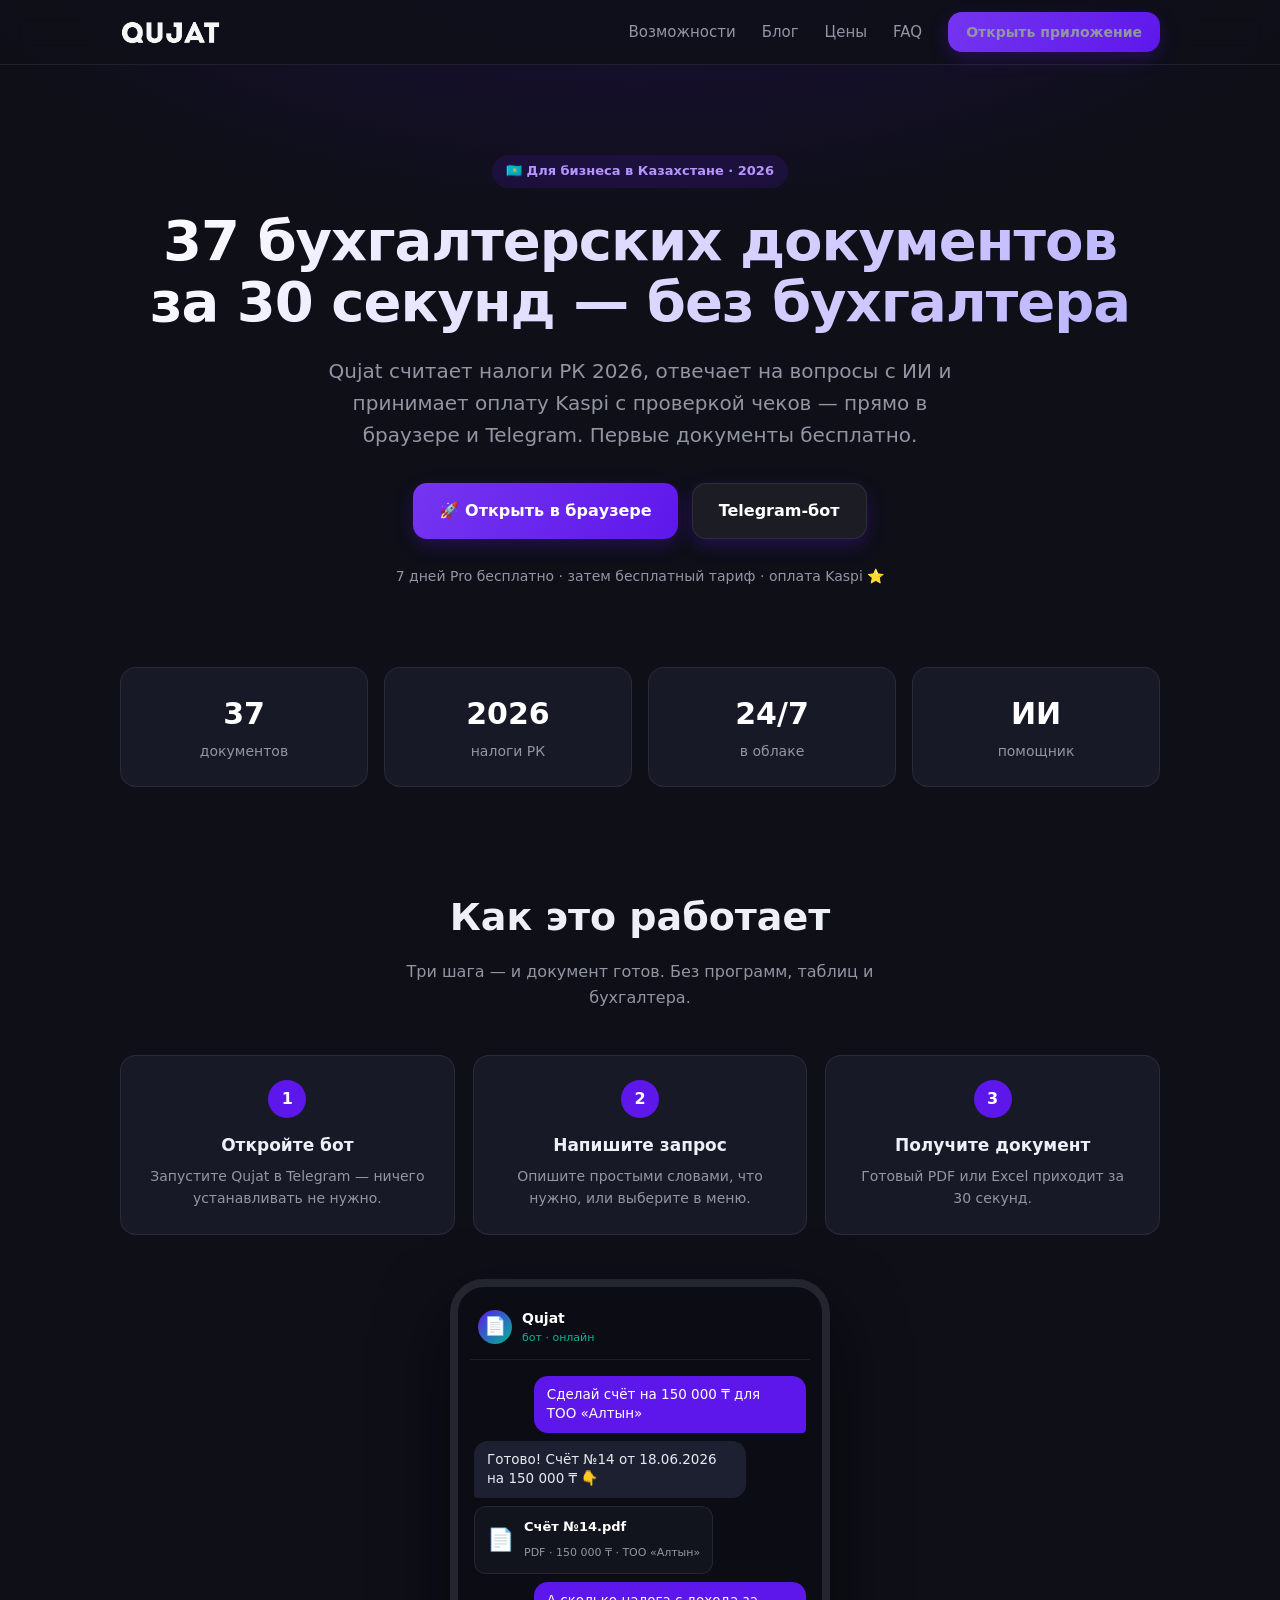
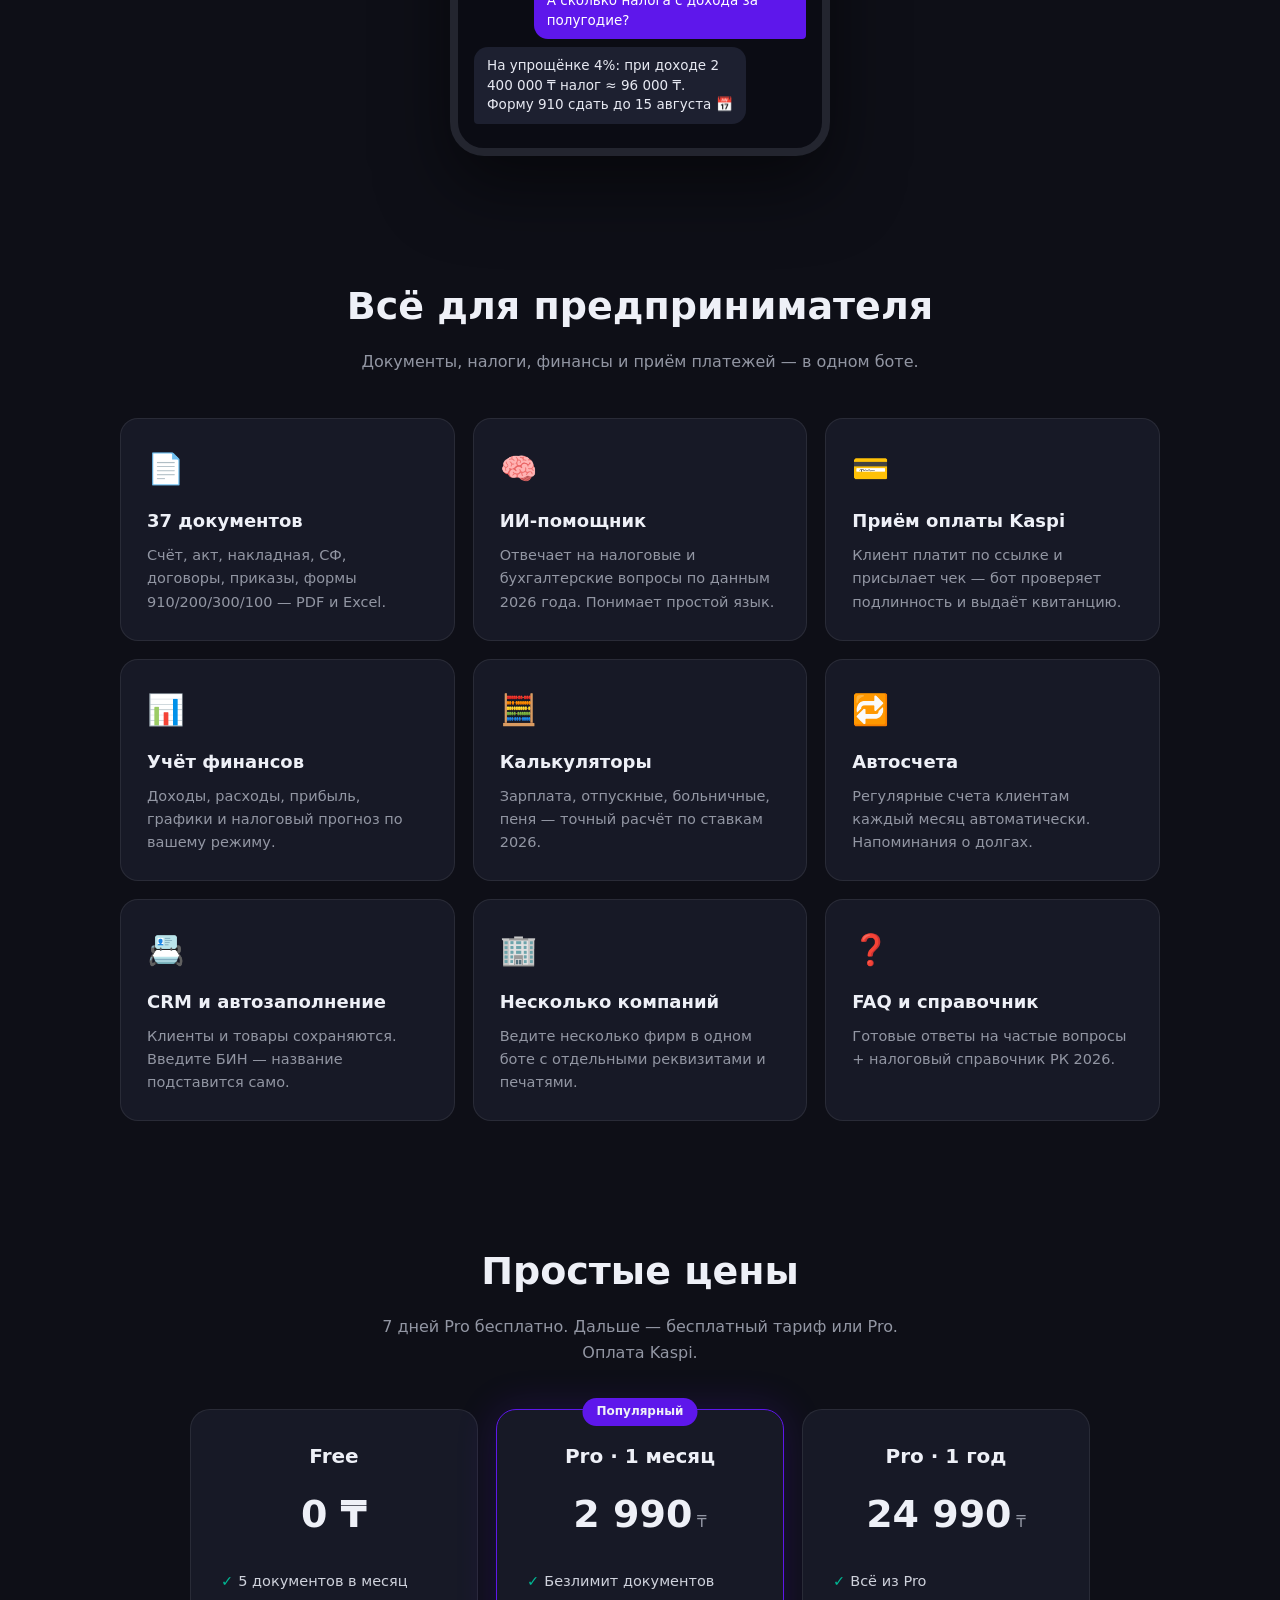
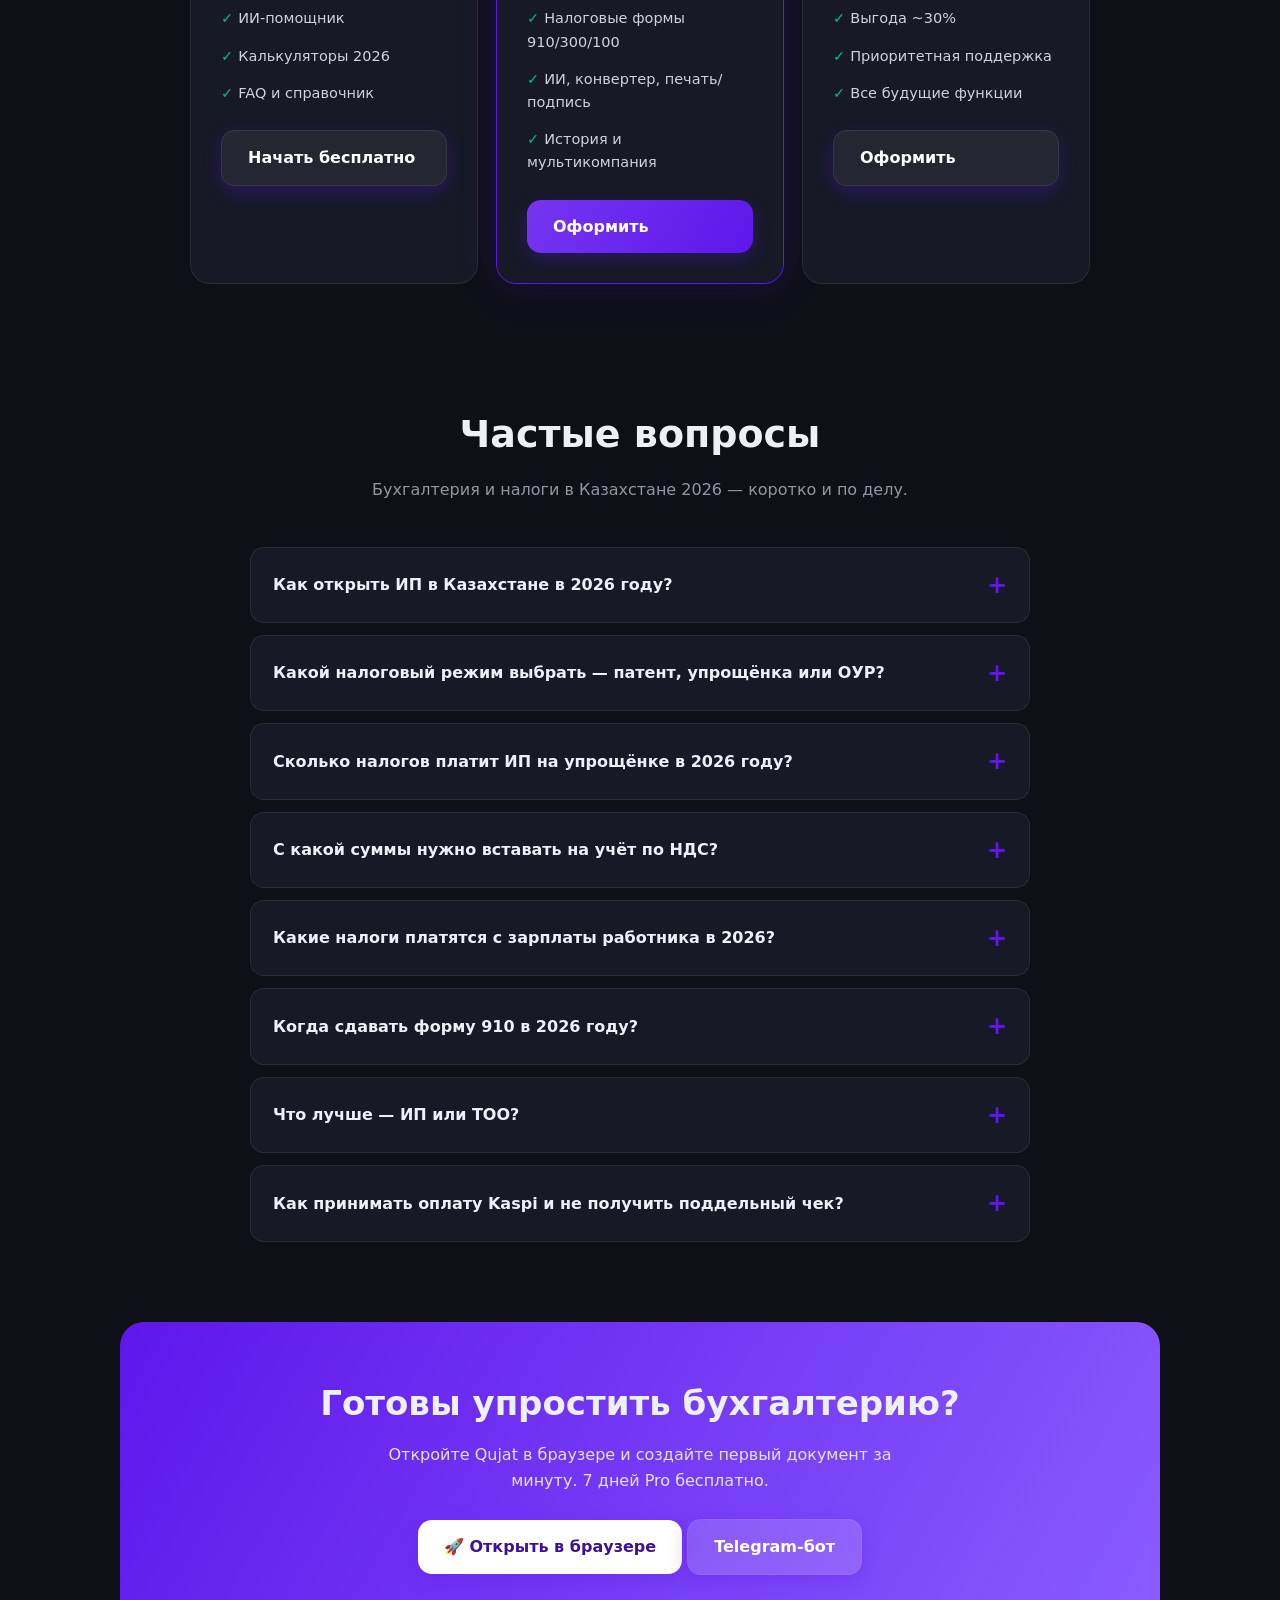
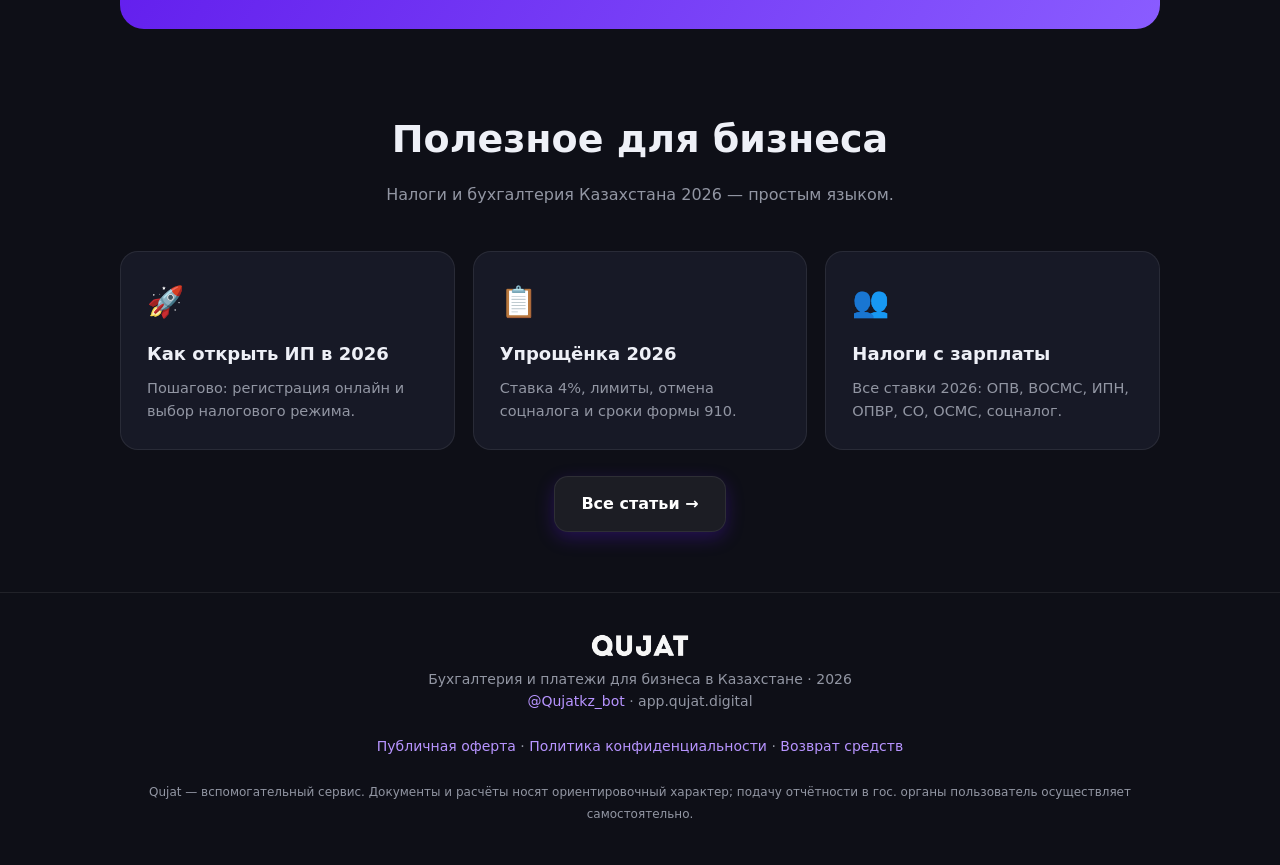
<file: index.html>
<!DOCTYPE html>
<html lang="ru">
<head>
<meta charset="UTF-8">
<meta name="viewport" content="width=device-width, initial-scale=1">
<meta name="google-site-verification" content="eC1TOJWSQfnjli6o17mOUHpf2srJgWhO3cQeUOLjNVk">
<title>Qujat — бухгалтерия, документы и приём оплаты для бизнеса в Казахстане 2026</title>
<meta name="description" content="Qujat — Telegram-бот для бизнеса в Казахстане: 37 бухгалтерских документов за 30 сек, ИИ-помощник по налогам 2026, приём оплаты Kaspi с проверкой чеков, учёт финансов, формы 910/200/300. Начните бесплатно.">
<meta name="keywords" content="бухгалтерия Казахстан, налоги 2026, форма 910, счёт на оплату, акт выполненных работ, ИП ТОО, упрощёнка, НДС 16%, Kaspi оплата, бухгалтер бот, документы онлайн, Qujat">
<meta name="author" content="Qujat">
<meta name="robots" content="index, follow">
<link rel="canonical" href="https://qujat.digital/">
<meta property="og:type" content="website">
<meta property="og:url" content="https://qujat.digital/">
<meta property="og:title" content="Qujat — бухгалтерия и приём оплаты в Telegram">
<meta property="og:description" content="37 бухгалтерских документов за 30 секунд, ИИ-помощник по налогам 2026 и приём оплаты Kaspi с проверкой чеков. Для бизнеса в Казахстане.">
<meta property="og:locale" content="ru_RU">
<meta property="og:site_name" content="Qujat">
<meta property="og:image" content="https://qujat.digital/og-cover.png">
<meta property="og:image:width" content="1200">
<meta property="og:image:height" content="630">
<meta property="og:image:alt" content="Qujat — бухгалтерские документы, налоги и приём оплаты для бизнеса в Казахстане">
<meta name="twitter:card" content="summary_large_image">
<meta name="twitter:title" content="Qujat — бухгалтерия и приём оплаты в Telegram">
<meta name="twitter:description" content="37 документов за 30 сек, ИИ по налогам 2026, приём оплаты Kaspi. Для бизнеса в Казахстане.">
<meta name="twitter:image" content="https://qujat.digital/og-cover.png">
<link rel="icon" href="data:image/svg+xml,<svg xmlns='http://www.w3.org/2000/svg' viewBox='0 0 100 100'><text y='.9em' font-size='90'>📄</text></svg>">
<script type="application/ld+json">
{"@context":"https://schema.org","@type":"SoftwareApplication","name":"Qujat",
"applicationCategory":"BusinessApplication","operatingSystem":"Telegram, Web",
"description":"Бухгалтерия, документы, налоги 2026 и приём оплаты Kaspi для бизнеса в Казахстане.",
"url":"https://qujat.digital/","inLanguage":["ru","kk"],
"offers":{"@type":"Offer","price":"0","priceCurrency":"KZT","description":"7 дней Pro бесплатно, далее бесплатный тариф — 5 документов в месяц"},
"areaServed":{"@type":"Country","name":"Kazakhstan"}}
</script>
<script type="application/ld+json">
{"@context":"https://schema.org","@type":"FAQPage","mainEntity":[
{"@type":"Question","name":"Как открыть ИП в Казахстане в 2026 году?","acceptedAnswer":{"@type":"Answer","text":"Регистрация ИП бесплатна и занимает около дня. Подать заявление можно онлайн через eGov.kz, приложение Kaspi или кабинет налогоплательщика — понадобится ЭЦП. После регистрации выберите налоговый режим: патент, упрощёнку или общеустановленный."}},
{"@type":"Question","name":"Какой налоговый режим выбрать — патент, упрощёнка или ОУР?","acceptedAnswer":{"@type":"Answer","text":"Патент (форма 911) — 1% с дохода для ИП без работников. Упрощёнка (форма 910) — 4% с дохода, без соцналога, лимит дохода около 600 000 МРП в год, можно нанимать работников. Общеустановленный режим — для крупного бизнеса: ИПН 10/15% у ИП или КПН 20% у ТОО."}},
{"@type":"Question","name":"Сколько налогов платит ИП на упрощёнке в 2026 году?","acceptedAnswer":{"@type":"Answer","text":"4% с дохода (местные акиматы могут устанавливать ставку 2–6%). С 2026 года социальный налог на упрощёнке не платится. Отчётность — форма 910 раз в полугодие."}},
{"@type":"Question","name":"С какой суммы нужно вставать на учёт по НДС в Казахстане?","acceptedAnswer":{"@type":"Answer","text":"Постановка на учёт по НДС обязательна при годовом обороте свыше 10 000 МРП — это примерно 43,25 млн тенге при МРП 4325 тенге. Ставка НДС в 2026 году — 16%, отчёт по форме 300 ежеквартально."}},
{"@type":"Question","name":"Какие налоги платятся с зарплаты работника в 2026?","acceptedAnswer":{"@type":"Answer","text":"С работника удерживают: ОПВ 10% плюс ВОСМС 2% плюс ИПН 10% (с вычетом 30 МРП). Работодатель платит сверху: ОПВР 3,5% плюс соцотчисления 5% плюс ОСМС 3% плюс социальный налог 6%."}},
{"@type":"Question","name":"Когда сдавать форму 910 в 2026 году?","acceptedAnswer":{"@type":"Answer","text":"За 1-е полугодие — до 15 августа (уплата до 25 августа), за 2-е полугодие — до 15 февраля следующего года (уплата до 25 февраля)."}},
{"@type":"Question","name":"Что лучше — ИП или ТОО?","acceptedAnswer":{"@type":"Answer","text":"ИП проще и дешевле в ведении, подходит малому бизнесу (упрощёнка 4%). ТОО — отдельное юридическое лицо с ограниченной ответственностью и КПН 20%, удобно при партнёрах, инвесторах и крупных контрактах."}},
{"@type":"Question","name":"Как принимать оплату Kaspi и не получить поддельный чек?","acceptedAnswer":{"@type":"Answer","text":"В Qujat клиент оплачивает по вашей ссылке Kaspi и присылает PDF-чек. Бот автоматически проверяет подлинность чека — сумму, получателя и номер платежа — и выдаёт квитанцию."}}
]}
</script>
<style>
  :root{--bg:#0e0f17;--card:#171926;--accent:#5e17eb;--accent2:#00b894;--text:#eef0f7;--muted:#9296a3;--line:rgba(255,255,255,.08)}
  *{margin:0;padding:0;box-sizing:border-box}
  html{scroll-behavior:smooth}
  body{font-family:-apple-system,system-ui,"Segoe UI",Roboto,sans-serif;background:radial-gradient(1100px 560px at 50% -160px,rgba(94,23,235,.22),transparent 70%),var(--bg);color:#eef0f7;line-height:1.6;-webkit-font-smoothing:antialiased}
  .wrap{max-width:1080px;margin:0 auto;padding:0 20px}
  a{color:inherit;text-decoration:none}
  .btn{display:inline-flex;align-items:center;gap:8px;background:linear-gradient(120deg,#7535f0,#5e17eb);color:#fff;padding:14px 26px;border-radius:14px;font-weight:700;font-size:16px;transition:.2s;border:none;cursor:pointer;box-shadow:0 6px 18px rgba(94,23,235,.28)}
  .btn:hover{transform:translateY(-2px);box-shadow:0 14px 34px rgba(94,23,235,.5)}
  .btn.ghost{background:rgba(255,255,255,.06);border:1px solid var(--line)}
  /* header */
  header{position:sticky;top:0;background:rgba(14,15,23,.8);backdrop-filter:blur(12px);border-bottom:1px solid var(--line);z-index:50}
  header .wrap{display:flex;align-items:center;justify-content:space-between;height:64px}
  .logo{font-size:22px;font-weight:800;display:flex;align-items:center;gap:8px}
  .logo img{height:25px;width:auto;display:block}
  .nav{display:flex;gap:26px;align-items:center}
  .nav a{color:var(--muted);font-size:15px}.nav a:hover{color:#fff}
  .burger{display:none;font-size:26px;line-height:1;cursor:pointer;color:#fff;background:none;border:none;padding:4px 8px}
  @media(max-width:720px){
    .burger{display:block}
    .nav{position:absolute;top:64px;left:0;right:0;flex-direction:column;gap:0;align-items:stretch;
         background:rgba(14,15,23,.98);backdrop-filter:blur(12px);border-bottom:1px solid var(--line);
         padding:8px 20px 18px;display:none}
    .navtoggle:checked ~ .nav{display:flex}
    .nav .lnk{padding:14px 0;border-bottom:1px solid var(--line);font-size:16px}
    .nav .btn{width:100%;justify-content:center;margin-top:12px}
  }
  /* hero */
  .hero{text-align:center;padding:90px 0 70px}
  .badge{display:inline-block;background:rgba(94,23,235,.15);color:#b794ff;padding:6px 14px;border-radius:20px;font-size:13px;font-weight:600;margin-bottom:22px}
  .hero h1{font-size:clamp(32px,6vw,56px);font-weight:850;line-height:1.1;letter-spacing:-1px;background:linear-gradient(120deg,#fff,#b9b2ff);-webkit-background-clip:text;background-clip:text;-webkit-text-fill-color:transparent}
  .hero p{font-size:clamp(16px,2.5vw,20px);color:var(--muted);max-width:640px;margin:22px auto 32px}
  .cta{display:flex;gap:14px;justify-content:center;flex-wrap:wrap}
  .trust{margin-top:26px;color:var(--muted);font-size:14px}
  /* stats */
  .stats{display:grid;grid-template-columns:repeat(4,1fr);gap:16px;margin:10px 0 40px}
  @media(max-width:720px){.stats{grid-template-columns:repeat(2,1fr)}}
  .stat{background:var(--card);border:1px solid var(--line);border-radius:16px;padding:22px;text-align:center}
  .stat b{display:block;font-size:30px;font-weight:800;color:#fff}
  .stat span{color:var(--muted);font-size:14px}
  /* sections */
  section{padding:60px 0}
  .h2{text-align:center;font-size:clamp(26px,4vw,38px);font-weight:800;margin-bottom:12px}
  .sub{text-align:center;color:var(--muted);max-width:560px;margin:0 auto 44px}
  .grid{display:grid;grid-template-columns:repeat(3,1fr);gap:18px}
  @media(max-width:860px){.grid{grid-template-columns:1fr 1fr}}
  @media(max-width:560px){.grid{grid-template-columns:1fr}}
  .feat{background:var(--card);border:1px solid var(--line);border-radius:18px;padding:26px;transition:.2s}
  .feat:hover{border-color:rgba(94,23,235,.5);transform:translateY(-4px);box-shadow:0 16px 38px rgba(0,0,0,.28)}
  .feat .ic{font-size:30px;margin-bottom:14px}
  .feat h3{font-size:18px;margin-bottom:8px}
  .feat p{color:var(--muted);font-size:14.5px}
  /* pricing */
  .price{display:grid;grid-template-columns:repeat(3,1fr);gap:18px;max-width:900px;margin:0 auto}
  @media(max-width:760px){.price{grid-template-columns:1fr}}
  .plan{background:var(--card);border:1px solid var(--line);border-radius:20px;padding:30px;text-align:center;position:relative}
  .plan.best{border-color:var(--accent);box-shadow:0 0 40px rgba(94,23,235,.2)}
  .plan .tag{position:absolute;top:-12px;left:50%;transform:translateX(-50%);background:var(--accent);font-size:12px;font-weight:700;padding:4px 14px;border-radius:20px}
  .plan h3{font-size:20px}.plan .amt{font-size:38px;font-weight:850;margin:12px 0}
  .plan .amt small{font-size:15px;color:var(--muted);font-weight:500}
  .plan ul{list-style:none;text-align:left;margin:18px 0;font-size:14.5px}
  .plan li{padding:7px 0;color:#cfd2dc}.plan li::before{content:"✓ ";color:var(--accent2);font-weight:800}
  /* cta band */
  .band{background:linear-gradient(120deg,#5e17eb,#8a5cff);border-radius:24px;text-align:center;padding:54px 24px;margin:20px 0}
  .band h2{font-size:clamp(24px,4vw,34px);font-weight:800}
  .band p{margin:12px auto 26px;max-width:520px;opacity:.92}
  .band .btn{background:#fff;color:#3d1099}
  /* how it works + demo */
  .steps{display:grid;grid-template-columns:repeat(3,1fr);gap:18px;margin-bottom:44px}
  @media(max-width:720px){.steps{grid-template-columns:1fr}}
  .step{background:var(--card);border:1px solid var(--line);border-radius:16px;padding:24px;text-align:center}
  .step .n{width:38px;height:38px;border-radius:50%;background:var(--accent);color:#fff;font-weight:800;display:flex;align-items:center;justify-content:center;margin:0 auto 14px}
  .step h3{font-size:17px;margin-bottom:6px}.step p{color:var(--muted);font-size:14px}
  .phone{max-width:380px;margin:0 auto;background:#0b0c14;border:8px solid #23252f;border-radius:34px;padding:14px 12px 20px;box-shadow:0 30px 70px rgba(0,0,0,.5)}
  .phone .top{display:flex;align-items:center;gap:10px;padding:6px 8px 12px;border-bottom:1px solid var(--line);margin-bottom:12px}
  .phone .av{width:34px;height:34px;border-radius:50%;background:linear-gradient(135deg,#5e17eb,#00b894);display:flex;align-items:center;justify-content:center;font-size:18px}
  .phone .nm{font-weight:700;font-size:14px;color:#fff}.phone .stt{font-size:11px;color:var(--accent2)}
  .chat{display:flex;flex-direction:column;gap:8px;padding:4px}
  .bub{max-width:82%;padding:9px 13px;border-radius:14px;font-size:13.5px;line-height:1.45}
  .bub.in{background:#1d2030;color:#e7e9f2;align-self:flex-start;border-bottom-left-radius:4px}
  .bub.out{background:var(--accent);color:#fff;align-self:flex-end;border-bottom-right-radius:4px}
  .docpill{display:flex;align-items:center;gap:10px;background:#12141d;border:1px solid var(--line);border-radius:12px;padding:10px 12px;align-self:flex-start;max-width:82%}
  .docpill .dic{font-size:22px}.docpill b{color:#fff;display:block;font-size:13px}.docpill span{color:var(--muted);font-size:11px}
  /* faq */
  .faq{max-width:780px;margin:0 auto;display:flex;flex-direction:column;gap:12px}
  .faq details{background:var(--card);border:1px solid var(--line);border-radius:14px;padding:0 22px;transition:.2s}
  .faq details[open]{border-color:rgba(94,23,235,.5)}
  .faq summary{cursor:pointer;padding:18px 0;font-weight:600;font-size:16px;list-style:none;display:flex;justify-content:space-between;align-items:center;gap:12px}
  .faq summary::-webkit-details-marker{display:none}
  .faq summary::after{content:"+";color:var(--accent);font-size:24px;font-weight:700;flex-shrink:0}
  .faq details[open] summary::after{content:"−"}
  .faq details p{color:var(--muted);font-size:14.5px;padding:0 0 18px;margin:0}
  footer{border-top:1px solid var(--line);padding:40px 0;color:var(--muted);font-size:14px;text-align:center}
  footer a{color:#b794ff}
</style>
</head>
<body>
<header><div class="wrap">
  <div class="logo"><img src="qujat-logo-white.png" alt="Qujat"></div>
  <input type="checkbox" id="navtoggle" class="navtoggle" hidden>
  <label for="navtoggle" class="burger" aria-label="Меню">☰</label>
  <nav class="nav">
    <a class="lnk" href="#features">Возможности</a>
    <a class="lnk" href="/blog/">Блог</a>
    <a class="lnk" href="#pricing">Цены</a>
    <a class="lnk" href="#faq">FAQ</a>
    <a class="btn" href="https://app.qujat.digital" style="padding:9px 18px;font-size:14px">Открыть приложение</a>
  </nav>
</div></header>

<div class="wrap">
  <section class="hero">
    <span class="badge">🇰🇿 Для бизнеса в Казахстане · 2026</span>
    <h1>37 бухгалтерских документов за 30 секунд — без бухгалтера</h1>
    <p>Qujat считает налоги РК 2026, отвечает на вопросы с ИИ и принимает оплату Kaspi с проверкой чеков — прямо в браузере и Telegram. Первые документы бесплатно.</p>
    <div class="cta">
      <a class="btn" href="https://app.qujat.digital">🚀 Открыть в браузере</a>
      <a class="btn ghost" href="https://t.me/Qujatkz_bot">Telegram-бот</a>
    </div>
    <div class="trust">7 дней Pro бесплатно · затем бесплатный тариф · оплата Kaspi ⭐</div>
  </section>

  <div class="stats">
    <div class="stat"><b>37</b><span>документов</span></div>
    <div class="stat"><b>2026</b><span>налоги РК</span></div>
    <div class="stat"><b>24/7</b><span>в облаке</span></div>
    <div class="stat"><b>ИИ</b><span>помощник</span></div>
  </div>

  <section id="how">
    <h2 class="h2">Как это работает</h2>
    <p class="sub">Три шага — и документ готов. Без программ, таблиц и бухгалтера.</p>
    <div class="steps">
      <div class="step"><div class="n">1</div><h3>Откройте бот</h3><p>Запустите Qujat в Telegram — ничего устанавливать не нужно.</p></div>
      <div class="step"><div class="n">2</div><h3>Напишите запрос</h3><p>Опишите простыми словами, что нужно, или выберите в меню.</p></div>
      <div class="step"><div class="n">3</div><h3>Получите документ</h3><p>Готовый PDF или Excel приходит за 30 секунд.</p></div>
    </div>
    <div class="phone">
      <div class="top"><div class="av">📄</div><div><div class="nm">Qujat</div><div class="stt">бот · онлайн</div></div></div>
      <div class="chat">
        <div class="bub out">Сделай счёт на 150 000 ₸ для ТОО «Алтын»</div>
        <div class="bub in">Готово! Счёт №14 от 18.06.2026 на 150 000 ₸ 👇</div>
        <div class="docpill"><div class="dic">📄</div><div><b>Счёт №14.pdf</b><span>PDF · 150 000 ₸ · ТОО «Алтын»</span></div></div>
        <div class="bub out">А сколько налога с дохода за полугодие?</div>
        <div class="bub in">На упрощёнке 4%: при доходе 2 400 000 ₸ налог ≈ 96 000 ₸. Форму 910 сдать до 15 августа 📅</div>
      </div>
    </div>
  </section>

  <section id="features">
    <h2 class="h2">Всё для предпринимателя</h2>
    <p class="sub">Документы, налоги, финансы и приём платежей — в одном боте.</p>
    <div class="grid">
      <div class="feat"><div class="ic">📄</div><h3>37 документов</h3><p>Счёт, акт, накладная, СФ, договоры, приказы, формы 910/200/300/100 — PDF и Excel.</p></div>
      <div class="feat"><div class="ic">🧠</div><h3>ИИ-помощник</h3><p>Отвечает на налоговые и бухгалтерские вопросы по данным 2026 года. Понимает простой язык.</p></div>
      <div class="feat"><div class="ic">💳</div><h3>Приём оплаты Kaspi</h3><p>Клиент платит по ссылке и присылает чек — бот проверяет подлинность и выдаёт квитанцию.</p></div>
      <div class="feat"><div class="ic">📊</div><h3>Учёт финансов</h3><p>Доходы, расходы, прибыль, графики и налоговый прогноз по вашему режиму.</p></div>
      <div class="feat"><div class="ic">🧮</div><h3>Калькуляторы</h3><p>Зарплата, отпускные, больничные, пеня — точный расчёт по ставкам 2026.</p></div>
      <div class="feat"><div class="ic">🔁</div><h3>Автосчета</h3><p>Регулярные счета клиентам каждый месяц автоматически. Напоминания о долгах.</p></div>
      <div class="feat"><div class="ic">📇</div><h3>CRM и автозаполнение</h3><p>Клиенты и товары сохраняются. Введите БИН — название подставится само.</p></div>
      <div class="feat"><div class="ic">🏢</div><h3>Несколько компаний</h3><p>Ведите несколько фирм в одном боте с отдельными реквизитами и печатями.</p></div>
      <div class="feat"><div class="ic">❓</div><h3>FAQ и справочник</h3><p>Готовые ответы на частые вопросы + налоговый справочник РК 2026.</p></div>
    </div>
  </section>

  <section id="pricing">
    <h2 class="h2">Простые цены</h2>
    <p class="sub">7 дней Pro бесплатно. Дальше — бесплатный тариф или Pro. Оплата Kaspi.</p>
    <div class="price">
      <div class="plan"><h3>Free</h3><div class="amt">0 ₸</div>
        <ul><li>5 документов в месяц</li><li>ИИ-помощник</li><li>Калькуляторы 2026</li><li>FAQ и справочник</li></ul>
        <a class="btn ghost" href="https://app.qujat.digital" style="width:100%">Начать бесплатно</a></div>
      <div class="plan best"><div class="tag">Популярный</div><h3>Pro · 1 месяц</h3><div class="amt">2 990<small> ₸</small></div>
        <ul><li>Безлимит документов</li><li>Налоговые формы 910/300/100</li><li>ИИ, конвертер, печать/подпись</li><li>История и мультикомпания</li></ul>
        <a class="btn" href="https://app.qujat.digital" style="width:100%">Оформить</a></div>
      <div class="plan"><h3>Pro · 1 год</h3><div class="amt">24 990<small> ₸</small></div>
        <ul><li>Всё из Pro</li><li>Выгода ~30%</li><li>Приоритетная поддержка</li><li>Все будущие функции</li></ul>
        <a class="btn ghost" href="https://app.qujat.digital" style="width:100%">Оформить</a></div>
    </div>
  </section>

  <section id="faq">
    <h2 class="h2">Частые вопросы</h2>
    <p class="sub">Бухгалтерия и налоги в Казахстане 2026 — коротко и по делу.</p>
    <div class="faq">
      <details><summary>Как открыть ИП в Казахстане в 2026 году?</summary><p>Регистрация ИП бесплатна и занимает около дня. Подать заявление можно онлайн через eGov.kz, приложение Kaspi или кабинет налогоплательщика — понадобится ЭЦП. После регистрации выберите налоговый режим: патент, упрощёнку или общеустановленный.</p></details>
      <details><summary>Какой налоговый режим выбрать — патент, упрощёнка или ОУР?</summary><p>Патент (форма 911) — 1% с дохода для ИП без работников. Упрощёнка (форма 910) — 4% с дохода, без соцналога, лимит дохода около 600 000 МРП в год, можно нанимать работников. Общеустановленный режим — для крупного бизнеса: ИПН 10/15% у ИП или КПН 20% у ТОО.</p></details>
      <details><summary>Сколько налогов платит ИП на упрощёнке в 2026 году?</summary><p>4% с дохода (местные акиматы могут устанавливать ставку 2–6%). С 2026 года социальный налог на упрощёнке не платится. Отчётность — форма 910 раз в полугодие.</p></details>
      <details><summary>С какой суммы нужно вставать на учёт по НДС?</summary><p>Постановка на учёт по НДС обязательна при годовом обороте свыше 10 000 МРП — это примерно 43,25 млн ₸ при МРП 4325 ₸. Ставка НДС в 2026 году — 16%, отчёт по форме 300 ежеквартально.</p></details>
      <details><summary>Какие налоги платятся с зарплаты работника в 2026?</summary><p>С работника удерживают: ОПВ 10% + ВОСМС 2% + ИПН 10% (с вычетом 30 МРП). Работодатель платит сверху: ОПВР 3,5% + соцотчисления 5% + ОСМС 3% + социальный налог 6%.</p></details>
      <details><summary>Когда сдавать форму 910 в 2026 году?</summary><p>За 1-е полугодие — до 15 августа (уплата до 25 августа), за 2-е полугодие — до 15 февраля следующего года (уплата до 25 февраля).</p></details>
      <details><summary>Что лучше — ИП или ТОО?</summary><p>ИП проще и дешевле в ведении, подходит малому бизнесу (упрощёнка 4%). ТОО — отдельное юридическое лицо с ограниченной ответственностью и КПН 20%, удобно при партнёрах, инвесторах и крупных контрактах.</p></details>
      <details><summary>Как принимать оплату Kaspi и не получить поддельный чек?</summary><p>В Qujat клиент оплачивает по вашей ссылке Kaspi и присылает PDF-чек. Бот автоматически проверяет подлинность чека — сумму, получателя и номер платежа — и выдаёт квитанцию. Подделку бот распознаёт.</p></details>
    </div>
  </section>

  <div class="band">
    <h2>Готовы упростить бухгалтерию?</h2>
    <p>Откройте Qujat в браузере и создайте первый документ за минуту. 7 дней Pro бесплатно.</p>
    <a class="btn" href="https://app.qujat.digital">🚀 Открыть в браузере</a>
    <a class="btn ghost" href="https://t.me/Qujatkz_bot" style="background:rgba(255,255,255,.15);color:#fff">Telegram-бот</a>
  </div>

  <section id="blog-teaser">
    <h2 class="h2">Полезное для бизнеса</h2>
    <p class="sub">Налоги и бухгалтерия Казахстана 2026 — простым языком.</p>
    <div class="grid">
      <a href="/blog/kak-otkryt-ip-v-kazakhstane-2026.html"><div class="feat"><div class="ic">🚀</div><h3>Как открыть ИП в 2026</h3><p>Пошагово: регистрация онлайн и выбор налогового режима.</p></div></a>
      <a href="/blog/uproshchenka-2026-stavki-limity-sroki.html"><div class="feat"><div class="ic">📋</div><h3>Упрощёнка 2026</h3><p>Ставка 4%, лимиты, отмена соцналога и сроки формы 910.</p></div></a>
      <a href="/blog/nalogi-s-zarplaty-2026.html"><div class="feat"><div class="ic">👥</div><h3>Налоги с зарплаты</h3><p>Все ставки 2026: ОПВ, ВОСМС, ИПН, ОПВР, СО, ОСМС, соцналог.</p></div></a>
    </div>
    <div style="text-align:center;margin-top:26px"><a class="btn ghost" href="/blog/">Все статьи →</a></div>
  </section>
</div>

<footer><div class="wrap">
  <div class="logo" style="justify-content:center;margin-bottom:10px"><img src="qujat-logo-white.png" alt="Qujat"></div>
  Бухгалтерия и платежи для бизнеса в Казахстане · 2026<br>
  <a href="https://t.me/Qujatkz_bot">@Qujatkz_bot</a> · app.qujat.digital<br><br>
  <a href="/offer.html">Публичная оферта</a> · <a href="/privacy.html">Политика конфиденциальности</a> · <a href="/refund.html">Возврат средств</a><br><br>
  <span style="font-size:12px">Qujat — вспомогательный сервис. Документы и расчёты носят ориентировочный характер; подачу отчётности в гос. органы пользователь осуществляет самостоятельно.</span>
</div></footer>
</body>
</html>
</file>
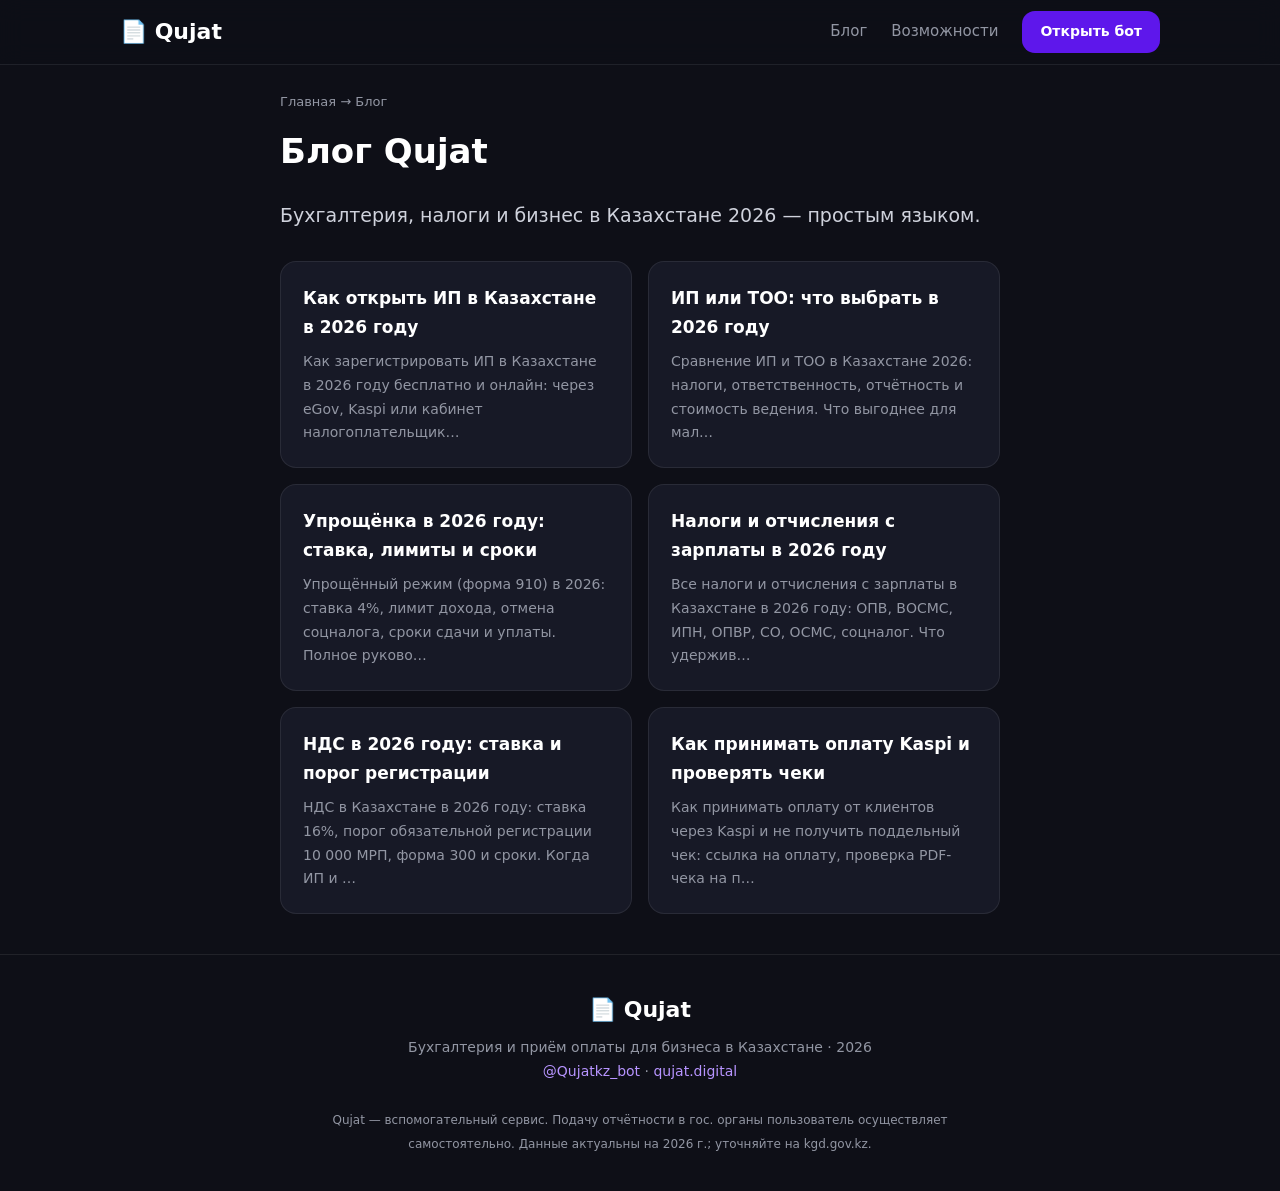
<file: blog/index.html>
<!DOCTYPE html><html lang="ru"><head>
<meta charset="UTF-8"><meta name="viewport" content="width=device-width, initial-scale=1">
<title>Блог Qujat — бухгалтерия и налоги в Казахстане 2026</title>
<meta name="description" content="Статьи о бухгалтерии, налогах и бизнесе в Казахстане 2026: как открыть ИП, упрощёнка, НДС, налоги с зарплаты, форма 910, приём оплаты Kaspi.">
<meta name="keywords" content="бухгалтерия Казахстан блог, налоги 2026, ИП ТОО, упрощёнка, НДС, форма 910">
<meta name="author" content="Qujat"><meta name="robots" content="index, follow">
<link rel="canonical" href="https://qujat.digital/blog/">
<meta property="og:type" content="article"><meta property="og:url" content="https://qujat.digital/blog/">
<meta property="og:title" content="Блог Qujat — бухгалтерия и налоги в Казахстане 2026"><meta property="og:description" content="Статьи о бухгалтерии, налогах и бизнесе в Казахстане 2026: как открыть ИП, упрощёнка, НДС, налоги с зарплаты, форма 910, приём оплаты Kaspi.">
<meta property="og:locale" content="ru_RU"><meta property="og:site_name" content="Qujat">
<meta name="twitter:card" content="summary_large_image">
<link rel="icon" href="data:image/svg+xml,<svg xmlns='http://www.w3.org/2000/svg' viewBox='0 0 100 100'><text y='.9em' font-size='90'>📄</text></svg>">

<style>
:root{--bg:#0e0f17;--card:#171926;--accent:#5e17eb;--accent2:#00b894;--text:#eef0f7;--muted:#9296a3;--line:rgba(255,255,255,.08)}
*{margin:0;padding:0;box-sizing:border-box}
html{scroll-behavior:smooth}
body{font-family:-apple-system,system-ui,"Segoe UI",Roboto,sans-serif;background:var(--bg);color:var(--text);line-height:1.7;-webkit-font-smoothing:antialiased}
a{color:#b794ff;text-decoration:none}a:hover{text-decoration:underline}
.wrap{max-width:760px;margin:0 auto;padding:0 20px}
header{position:sticky;top:0;background:rgba(14,15,23,.85);backdrop-filter:blur(12px);border-bottom:1px solid var(--line);z-index:50}
header .wrap{max-width:1080px;display:flex;align-items:center;justify-content:space-between;height:64px}
.logo{font-size:22px;font-weight:800;color:#fff;display:flex;gap:8px;align-items:center}
.nav{display:flex;gap:24px;align-items:center}.nav a{color:var(--muted);font-size:15px}.nav a:hover{color:#fff;text-decoration:none}
.btn{display:inline-flex;align-items:center;gap:8px;background:var(--accent);color:#fff!important;padding:13px 24px;border-radius:13px;font-weight:700;transition:.2s}
.btn:hover{transform:translateY(-2px);box-shadow:0 10px 30px rgba(94,23,235,.4);text-decoration:none}
.crumb{color:var(--muted);font-size:13px;margin:26px 0 10px}.crumb a{color:var(--muted)}
article h1{font-size:clamp(27px,5vw,40px);font-weight:850;line-height:1.2;letter-spacing:-.5px;color:#fff;margin-bottom:14px}
.meta{color:var(--muted);font-size:14px;margin-bottom:8px}
.lead{font-size:19px;color:#cfd2dc;margin:18px 0 8px}
article h2{font-size:23px;font-weight:800;color:#fff;margin:34px 0 12px}
article h3{font-size:18px;font-weight:700;color:#fff;margin:22px 0 8px}
article p{margin:12px 0;color:#d7dae3}
article ul,article ol{margin:12px 0 12px 22px;color:#d7dae3}article li{margin:7px 0}
.callout{background:rgba(94,23,235,.12);border:1px solid rgba(94,23,235,.4);border-radius:14px;padding:16px 20px;margin:20px 0;color:#e7e4ff}
.callout b{color:#fff}
table{width:100%;border-collapse:collapse;margin:18px 0;font-size:14.5px}
th,td{border:1px solid var(--line);padding:10px 12px;text-align:left}th{background:var(--card);color:#fff}
.cta{background:linear-gradient(120deg,#5e17eb,#8a5cff);border-radius:20px;text-align:center;padding:36px 22px;margin:36px 0}
.cta h3{color:#fff;font-size:22px;margin-bottom:8px}.cta p{color:rgba(255,255,255,.9);margin-bottom:18px}
.cta .btn{background:#fff;color:#3d1099!important}
.related{border-top:1px solid var(--line);margin-top:40px;padding-top:24px}
.related h2{font-size:20px}.related a{display:block;padding:8px 0}
.note{font-size:13px;color:var(--muted);border-top:1px solid var(--line);margin-top:30px;padding-top:18px}
footer{border-top:1px solid var(--line);padding:36px 0;color:var(--muted);font-size:14px;text-align:center;margin-top:40px}
footer a{color:#b794ff}
.cards{display:grid;grid-template-columns:1fr 1fr;gap:16px;margin:30px 0}
@media(max-width:640px){.cards{grid-template-columns:1fr}}
.bcard{background:var(--card);border:1px solid var(--line);border-radius:16px;padding:22px;transition:.2s}
.bcard:hover{border-color:rgba(94,23,235,.5);transform:translateY(-3px)}
.bcard h3{color:#fff;font-size:17px;margin-bottom:8px}.bcard p{color:var(--muted);font-size:14px}.bcard a{text-decoration:none}
</style></head><body>
<header><div class="wrap">
<a class="logo" href="/">📄 Qujat</a>
<nav class="nav"><a href="/blog/">Блог</a><a href="/#features">Возможности</a><a class="btn" style="padding:9px 18px;font-size:14px" href="https://t.me/Qujatkz_bot">Открыть бот</a></nav>
</div></header>
<div class="wrap"><div class="crumb"><a href="/">Главная</a> → Блог</div><h1 style="font-size:34px;font-weight:850;color:#fff;margin:10px 0 6px">Блог Qujat</h1><p class="lead">Бухгалтерия, налоги и бизнес в Казахстане 2026 — простым языком.</p><div class="cards"><a href="/blog/kak-otkryt-ip-v-kazakhstane-2026.html"><div class="bcard"><h3>Как открыть ИП в Казахстане в 2026 году</h3><p>Как зарегистрировать ИП в Казахстане в 2026 году бесплатно и онлайн: через eGov, Kaspi или кабинет налогоплательщик…</p></div></a><a href="/blog/ip-ili-too-chto-vybrat-2026.html"><div class="bcard"><h3>ИП или ТОО: что выбрать в 2026 году</h3><p>Сравнение ИП и ТОО в Казахстане 2026: налоги, ответственность, отчётность и стоимость ведения. Что выгоднее для мал…</p></div></a><a href="/blog/uproshchenka-2026-stavki-limity-sroki.html"><div class="bcard"><h3>Упрощёнка в 2026 году: ставка, лимиты и сроки</h3><p>Упрощённый режим (форма 910) в 2026: ставка 4%, лимит дохода, отмена соцналога, сроки сдачи и уплаты. Полное руково…</p></div></a><a href="/blog/nalogi-s-zarplaty-2026.html"><div class="bcard"><h3>Налоги и отчисления с зарплаты в 2026 году</h3><p>Все налоги и отчисления с зарплаты в Казахстане в 2026 году: ОПВ, ВОСМС, ИПН, ОПВР, СО, ОСМС, соцналог. Что удержив…</p></div></a><a href="/blog/nds-uchet-2026-kazakhstan.html"><div class="bcard"><h3>НДС в 2026 году: ставка и порог регистрации</h3><p>НДС в Казахстане в 2026 году: ставка 16%, порог обязательной регистрации 10 000 МРП, форма 300 и сроки. Когда ИП и …</p></div></a><a href="/blog/kak-prinimat-oplatu-kaspi-biznes.html"><div class="bcard"><h3>Как принимать оплату Kaspi и проверять чеки</h3><p>Как принимать оплату от клиентов через Kaspi и не получить поддельный чек: ссылка на оплату, проверка PDF-чека на п…</p></div></a></div></div>
<footer><div class="wrap">
<a class="logo" style="justify-content:center;color:#fff;margin-bottom:8px" href="/">📄 Qujat</a>
Бухгалтерия и приём оплаты для бизнеса в Казахстане · 2026<br>
<a href="https://t.me/Qujatkz_bot">@Qujatkz_bot</a> · <a href="/">qujat.digital</a><br><br>
<span style="font-size:12px">Qujat — вспомогательный сервис. Подачу отчётности в гос. органы пользователь осуществляет самостоятельно. Данные актуальны на 2026 г.; уточняйте на kgd.gov.kz.</span>
</div></footer></body></html>
</file>
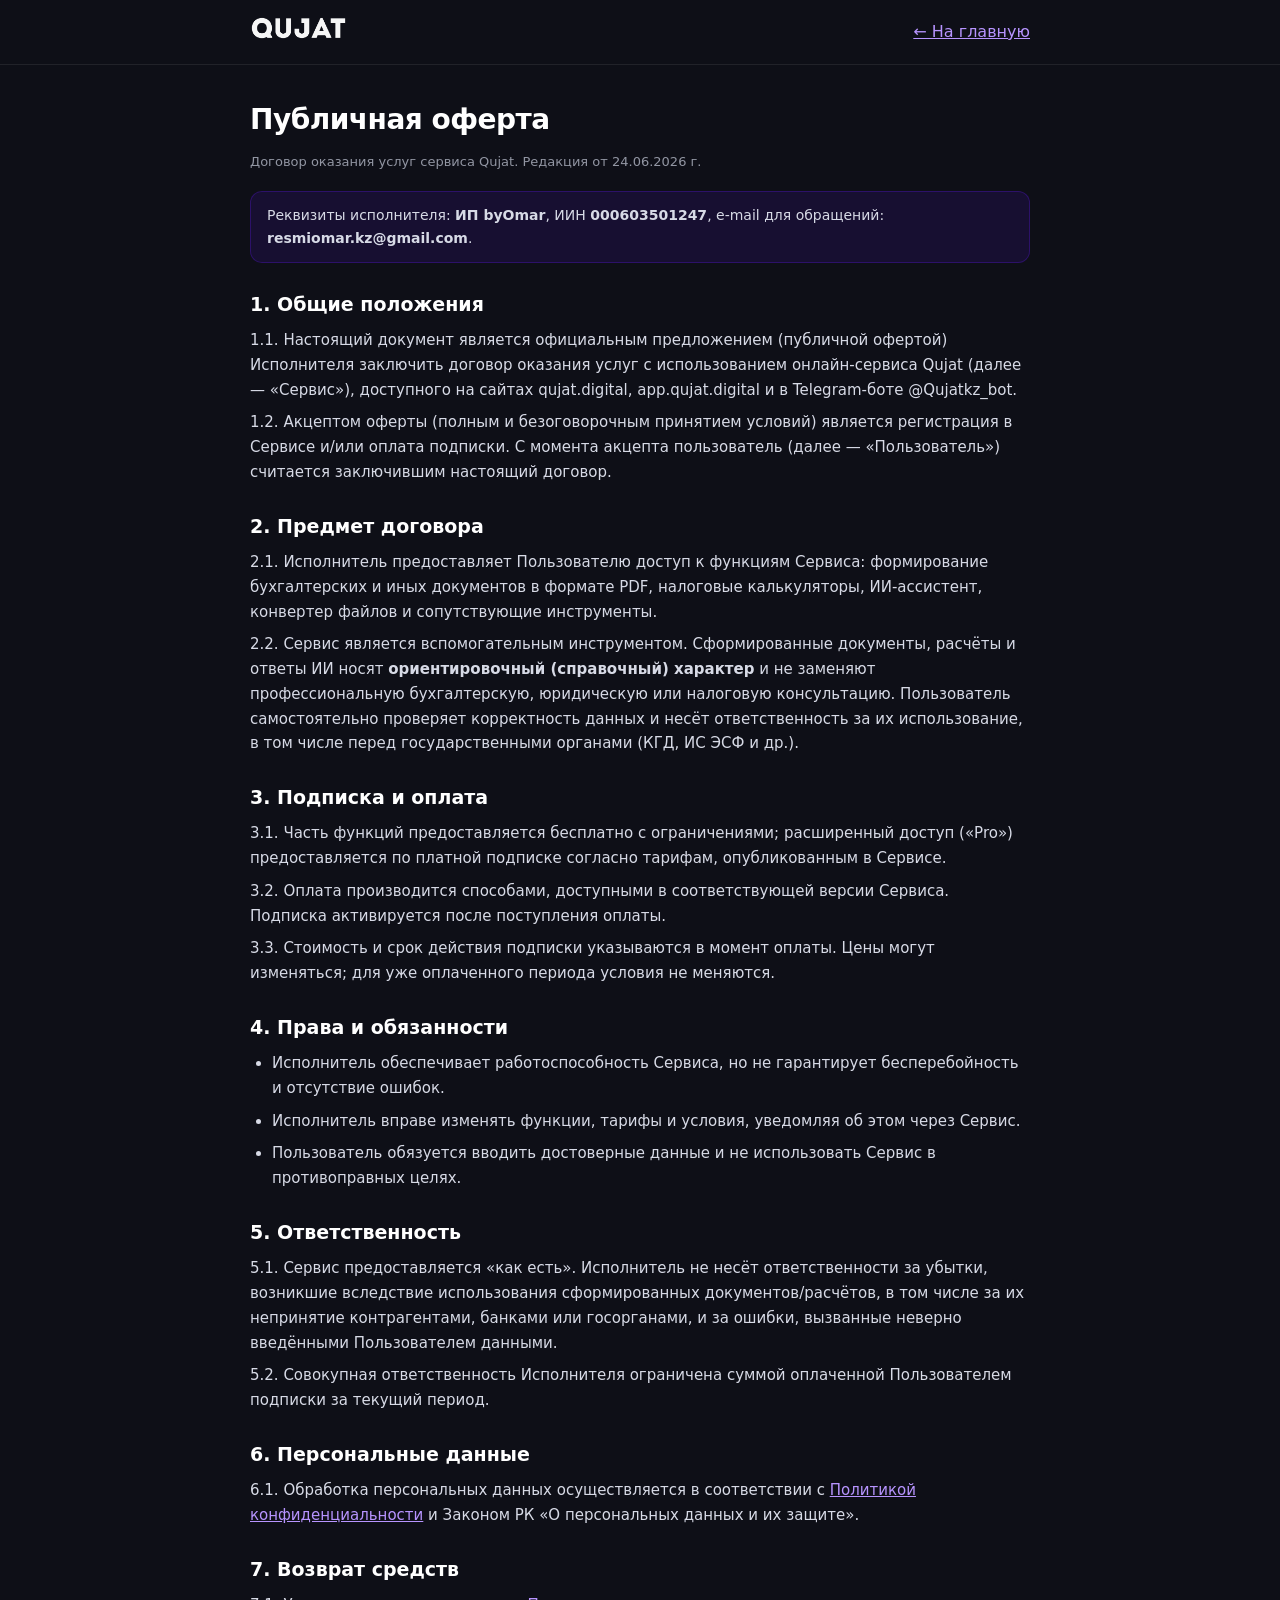
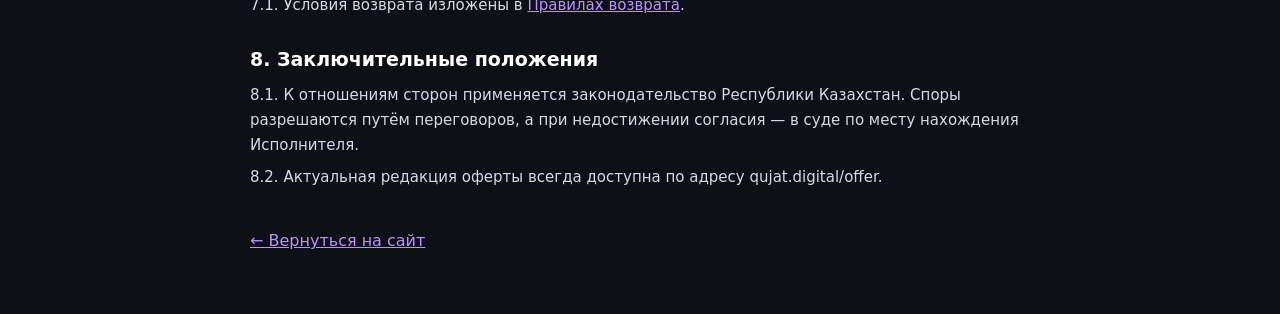
<file: offer.html>
<!DOCTYPE html>
<html lang="ru"><head>
<meta charset="UTF-8">
<meta name="viewport" content="width=device-width, initial-scale=1">
<title>Публичная оферта — Qujat</title>
<link rel="icon" href="data:image/svg+xml,<svg xmlns='http://www.w3.org/2000/svg' viewBox='0 0 100 100'><text y='.9em' font-size='90'>📄</text></svg>">
<style>
  *{box-sizing:border-box;margin:0;padding:0}
  body{font-family:-apple-system,system-ui,"Segoe UI",Roboto,sans-serif;background:#0e0f17;color:#d7dae6;line-height:1.65;padding:0 0 60px}
  .wrap{max-width:820px;margin:0 auto;padding:0 20px}
  header{border-bottom:1px solid rgba(255,255,255,.08);margin-bottom:32px}
  header .wrap{display:flex;align-items:center;justify-content:space-between;height:64px}
  .logo img{height:24px}
  a{color:#b794ff}
  h1{color:#fff;font-size:28px;margin:8px 0 4px;letter-spacing:-.5px}
  h2{color:#fff;font-size:19px;margin:26px 0 8px}
  p,li{margin:8px 0;font-size:15px}
  ul{padding-left:22px}
  .muted{color:#9296a3;font-size:13px}
  .note{background:rgba(94,23,235,.12);border:1px solid rgba(94,23,235,.3);border-radius:12px;padding:12px 16px;margin:18px 0;font-size:14px}
  .back{display:inline-block;margin-top:30px;color:#b794ff}
</style></head>
<body>
<header><div class="wrap">
  <a class="logo" href="/"><img src="qujat-logo-white.png" alt="Qujat"></a>
  <a href="/">← На главную</a>
</div></header>
<div class="wrap">
  <h1>Публичная оферта</h1>
  <p class="muted">Договор оказания услуг сервиса Qujat. Редакция от 24.06.2026 г.</p>

  <div class="note">Реквизиты исполнителя: <b>ИП byOmar</b>, ИИН <b>000603501247</b>, e-mail для обращений: <b>resmiomar.kz@gmail.com</b>.</div>

  <h2>1. Общие положения</h2>
  <p>1.1. Настоящий документ является официальным предложением (публичной офертой) Исполнителя заключить договор оказания услуг с использованием онлайн-сервиса Qujat (далее — «Сервис»), доступного на сайтах qujat.digital, app.qujat.digital и в Telegram-боте @Qujatkz_bot.</p>
  <p>1.2. Акцептом оферты (полным и безоговорочным принятием условий) является регистрация в Сервисе и/или оплата подписки. С момента акцепта пользователь (далее — «Пользователь») считается заключившим настоящий договор.</p>

  <h2>2. Предмет договора</h2>
  <p>2.1. Исполнитель предоставляет Пользователю доступ к функциям Сервиса: формирование бухгалтерских и иных документов в формате PDF, налоговые калькуляторы, ИИ-ассистент, конвертер файлов и сопутствующие инструменты.</p>
  <p>2.2. Сервис является вспомогательным инструментом. Сформированные документы, расчёты и ответы ИИ носят <b>ориентировочный (справочный) характер</b> и не заменяют профессиональную бухгалтерскую, юридическую или налоговую консультацию. Пользователь самостоятельно проверяет корректность данных и несёт ответственность за их использование, в том числе перед государственными органами (КГД, ИС ЭСФ и др.).</p>

  <h2>3. Подписка и оплата</h2>
  <p>3.1. Часть функций предоставляется бесплатно с ограничениями; расширенный доступ («Pro») предоставляется по платной подписке согласно тарифам, опубликованным в Сервисе.</p>
  <p>3.2. Оплата производится способами, доступными в соответствующей версии Сервиса. Подписка активируется после поступления оплаты.</p>
  <p>3.3. Стоимость и срок действия подписки указываются в момент оплаты. Цены могут изменяться; для уже оплаченного периода условия не меняются.</p>

  <h2>4. Права и обязанности</h2>
  <ul>
    <li>Исполнитель обеспечивает работоспособность Сервиса, но не гарантирует бесперебойность и отсутствие ошибок.</li>
    <li>Исполнитель вправе изменять функции, тарифы и условия, уведомляя об этом через Сервис.</li>
    <li>Пользователь обязуется вводить достоверные данные и не использовать Сервис в противоправных целях.</li>
  </ul>

  <h2>5. Ответственность</h2>
  <p>5.1. Сервис предоставляется «как есть». Исполнитель не несёт ответственности за убытки, возникшие вследствие использования сформированных документов/расчётов, в том числе за их непринятие контрагентами, банками или госорганами, и за ошибки, вызванные неверно введёнными Пользователем данными.</p>
  <p>5.2. Совокупная ответственность Исполнителя ограничена суммой оплаченной Пользователем подписки за текущий период.</p>

  <h2>6. Персональные данные</h2>
  <p>6.1. Обработка персональных данных осуществляется в соответствии с <a href="/privacy.html">Политикой конфиденциальности</a> и Законом РК «О персональных данных и их защите».</p>

  <h2>7. Возврат средств</h2>
  <p>7.1. Условия возврата изложены в <a href="/refund.html">Правилах возврата</a>.</p>

  <h2>8. Заключительные положения</h2>
  <p>8.1. К отношениям сторон применяется законодательство Республики Казахстан. Споры разрешаются путём переговоров, а при недостижении согласия — в суде по месту нахождения Исполнителя.</p>
  <p>8.2. Актуальная редакция оферты всегда доступна по адресу qujat.digital/offer.</p>

  <a class="back" href="/">← Вернуться на сайт</a>
</div>
</body></html>
</file>
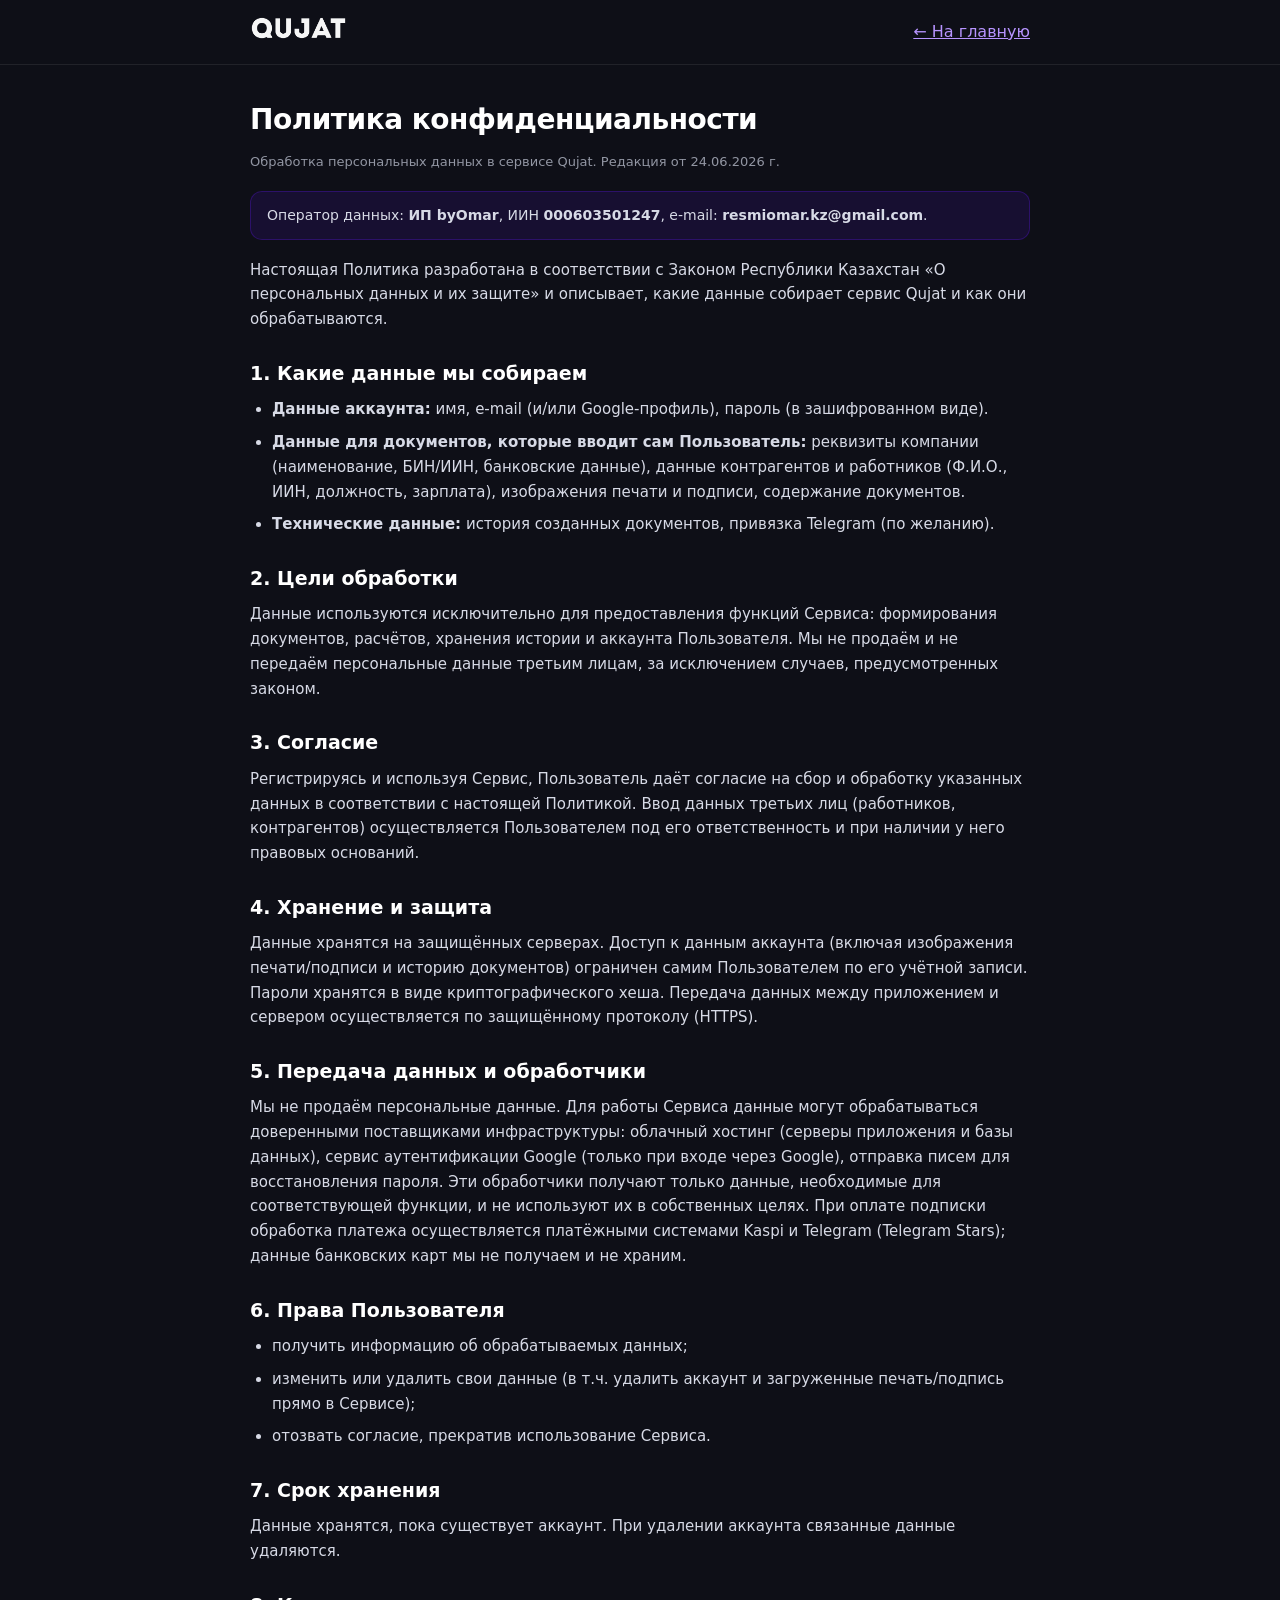
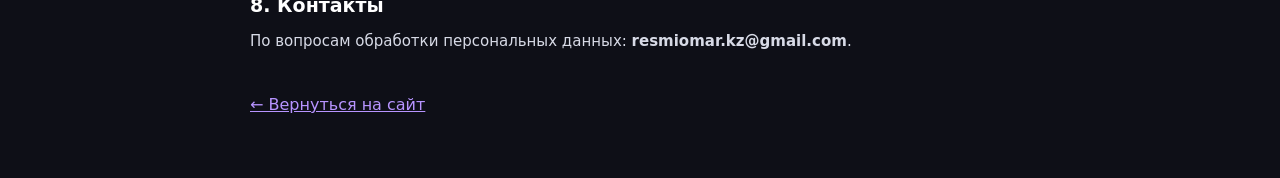
<file: privacy.html>
<!DOCTYPE html>
<html lang="ru"><head>
<meta charset="UTF-8">
<meta name="viewport" content="width=device-width, initial-scale=1">
<title>Политика конфиденциальности — Qujat</title>
<link rel="icon" href="data:image/svg+xml,<svg xmlns='http://www.w3.org/2000/svg' viewBox='0 0 100 100'><text y='.9em' font-size='90'>📄</text></svg>">
<style>
  *{box-sizing:border-box;margin:0;padding:0}
  body{font-family:-apple-system,system-ui,"Segoe UI",Roboto,sans-serif;background:#0e0f17;color:#d7dae6;line-height:1.65;padding:0 0 60px}
  .wrap{max-width:820px;margin:0 auto;padding:0 20px}
  header{border-bottom:1px solid rgba(255,255,255,.08);margin-bottom:32px}
  header .wrap{display:flex;align-items:center;justify-content:space-between;height:64px}
  .logo img{height:24px}
  a{color:#b794ff}
  h1{color:#fff;font-size:28px;margin:8px 0 4px;letter-spacing:-.5px}
  h2{color:#fff;font-size:19px;margin:26px 0 8px}
  p,li{margin:8px 0;font-size:15px}
  ul{padding-left:22px}
  .muted{color:#9296a3;font-size:13px}
  .note{background:rgba(94,23,235,.12);border:1px solid rgba(94,23,235,.3);border-radius:12px;padding:12px 16px;margin:18px 0;font-size:14px}
  .back{display:inline-block;margin-top:30px;color:#b794ff}
</style></head>
<body>
<header><div class="wrap">
  <a class="logo" href="/"><img src="qujat-logo-white.png" alt="Qujat"></a>
  <a href="/">← На главную</a>
</div></header>
<div class="wrap">
  <h1>Политика конфиденциальности</h1>
  <p class="muted">Обработка персональных данных в сервисе Qujat. Редакция от 24.06.2026 г.</p>

  <div class="note">Оператор данных: <b>ИП byOmar</b>, ИИН <b>000603501247</b>, e-mail: <b>resmiomar.kz@gmail.com</b>.</div>

  <p>Настоящая Политика разработана в соответствии с Законом Республики Казахстан «О персональных данных и их защите» и описывает, какие данные собирает сервис Qujat и как они обрабатываются.</p>

  <h2>1. Какие данные мы собираем</h2>
  <ul>
    <li><b>Данные аккаунта:</b> имя, e-mail (и/или Google-профиль), пароль (в зашифрованном виде).</li>
    <li><b>Данные для документов, которые вводит сам Пользователь:</b> реквизиты компании (наименование, БИН/ИИН, банковские данные), данные контрагентов и работников (Ф.И.О., ИИН, должность, зарплата), изображения печати и подписи, содержание документов.</li>
    <li><b>Технические данные:</b> история созданных документов, привязка Telegram (по желанию).</li>
  </ul>

  <h2>2. Цели обработки</h2>
  <p>Данные используются исключительно для предоставления функций Сервиса: формирования документов, расчётов, хранения истории и аккаунта Пользователя. Мы не продаём и не передаём персональные данные третьим лицам, за исключением случаев, предусмотренных законом.</p>

  <h2>3. Согласие</h2>
  <p>Регистрируясь и используя Сервис, Пользователь даёт согласие на сбор и обработку указанных данных в соответствии с настоящей Политикой. Ввод данных третьих лиц (работников, контрагентов) осуществляется Пользователем под его ответственность и при наличии у него правовых оснований.</p>

  <h2>4. Хранение и защита</h2>
  <p>Данные хранятся на защищённых серверах. Доступ к данным аккаунта (включая изображения печати/подписи и историю документов) ограничен самим Пользователем по его учётной записи. Пароли хранятся в виде криптографического хеша. Передача данных между приложением и сервером осуществляется по защищённому протоколу (HTTPS).</p>

  <h2>5. Передача данных и обработчики</h2>
  <p>Мы не продаём персональные данные. Для работы Сервиса данные могут обрабатываться доверенными поставщиками инфраструктуры: облачный хостинг (серверы приложения и базы данных), сервис аутентификации Google (только при входе через Google), отправка писем для восстановления пароля. Эти обработчики получают только данные, необходимые для соответствующей функции, и не используют их в собственных целях. При оплате подписки обработка платежа осуществляется платёжными системами Kaspi и Telegram (Telegram Stars); данные банковских карт мы не получаем и не храним.</p>

  <h2>6. Права Пользователя</h2>
  <ul>
    <li>получить информацию об обрабатываемых данных;</li>
    <li>изменить или удалить свои данные (в т.ч. удалить аккаунт и загруженные печать/подпись прямо в Сервисе);</li>
    <li>отозвать согласие, прекратив использование Сервиса.</li>
  </ul>

  <h2>7. Срок хранения</h2>
  <p>Данные хранятся, пока существует аккаунт. При удалении аккаунта связанные данные удаляются.</p>

  <h2>8. Контакты</h2>
  <p>По вопросам обработки персональных данных: <b>resmiomar.kz@gmail.com</b>.</p>

  <a class="back" href="/">← Вернуться на сайт</a>
</div>
</body></html>
</file>
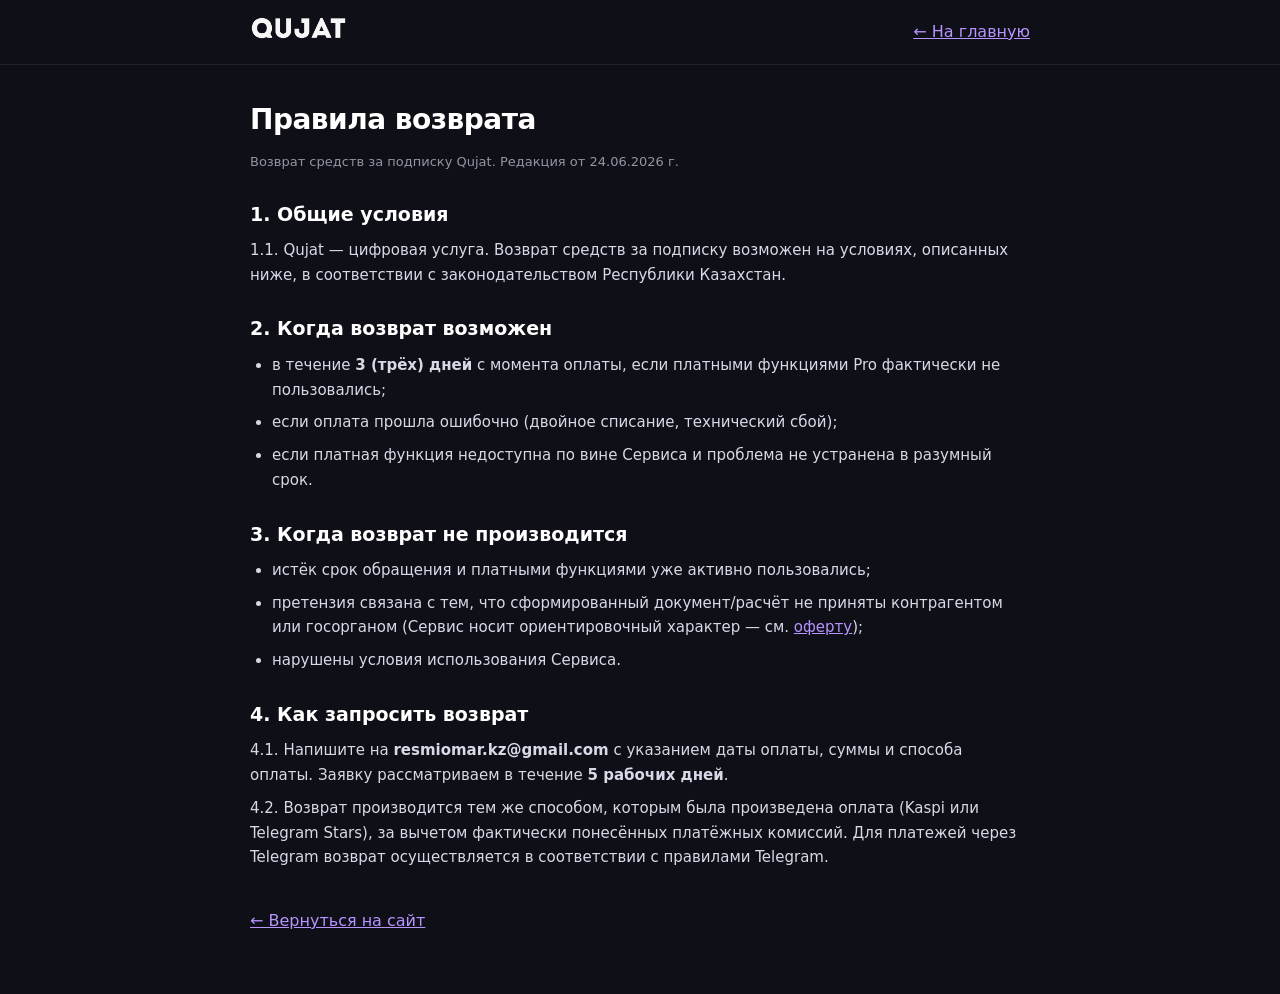
<file: refund.html>
<!DOCTYPE html>
<html lang="ru"><head>
<meta charset="UTF-8">
<meta name="viewport" content="width=device-width, initial-scale=1">
<title>Правила возврата — Qujat</title>
<link rel="icon" href="data:image/svg+xml,<svg xmlns='http://www.w3.org/2000/svg' viewBox='0 0 100 100'><text y='.9em' font-size='90'>📄</text></svg>">
<style>
  *{box-sizing:border-box;margin:0;padding:0}
  body{font-family:-apple-system,system-ui,"Segoe UI",Roboto,sans-serif;background:#0e0f17;color:#d7dae6;line-height:1.65;padding:0 0 60px}
  .wrap{max-width:820px;margin:0 auto;padding:0 20px}
  header{border-bottom:1px solid rgba(255,255,255,.08);margin-bottom:32px}
  header .wrap{display:flex;align-items:center;justify-content:space-between;height:64px}
  .logo img{height:24px}
  a{color:#b794ff}
  h1{color:#fff;font-size:28px;margin:8px 0 4px;letter-spacing:-.5px}
  h2{color:#fff;font-size:19px;margin:26px 0 8px}
  p,li{margin:8px 0;font-size:15px}
  ul{padding-left:22px}
  .muted{color:#9296a3;font-size:13px}
  .back{display:inline-block;margin-top:30px;color:#b794ff}
</style></head>
<body>
<header><div class="wrap">
  <a class="logo" href="/"><img src="qujat-logo-white.png" alt="Qujat"></a>
  <a href="/">← На главную</a>
</div></header>
<div class="wrap">
  <h1>Правила возврата</h1>
  <p class="muted">Возврат средств за подписку Qujat. Редакция от 24.06.2026 г.</p>

  <h2>1. Общие условия</h2>
  <p>1.1. Qujat — цифровая услуга. Возврат средств за подписку возможен на условиях, описанных ниже, в соответствии с законодательством Республики Казахстан.</p>

  <h2>2. Когда возврат возможен</h2>
  <ul>
    <li>в течение <b>3 (трёх) дней</b> с момента оплаты, если платными функциями Pro фактически не пользовались;</li>
    <li>если оплата прошла ошибочно (двойное списание, технический сбой);</li>
    <li>если платная функция недоступна по вине Сервиса и проблема не устранена в разумный срок.</li>
  </ul>

  <h2>3. Когда возврат не производится</h2>
  <ul>
    <li>истёк срок обращения и платными функциями уже активно пользовались;</li>
    <li>претензия связана с тем, что сформированный документ/расчёт не приняты контрагентом или госорганом (Сервис носит ориентировочный характер — см. <a href="/offer.html">оферту</a>);</li>
    <li>нарушены условия использования Сервиса.</li>
  </ul>

  <h2>4. Как запросить возврат</h2>
  <p>4.1. Напишите на <b>resmiomar.kz@gmail.com</b> с указанием даты оплаты, суммы и способа оплаты. Заявку рассматриваем в течение <b>5 рабочих дней</b>.</p>
  <p>4.2. Возврат производится тем же способом, которым была произведена оплата (Kaspi или Telegram Stars), за вычетом фактически понесённых платёжных комиссий. Для платежей через Telegram возврат осуществляется в соответствии с правилами Telegram.</p>

  <a class="back" href="/">← Вернуться на сайт</a>
</div>
</body></html>
</file>
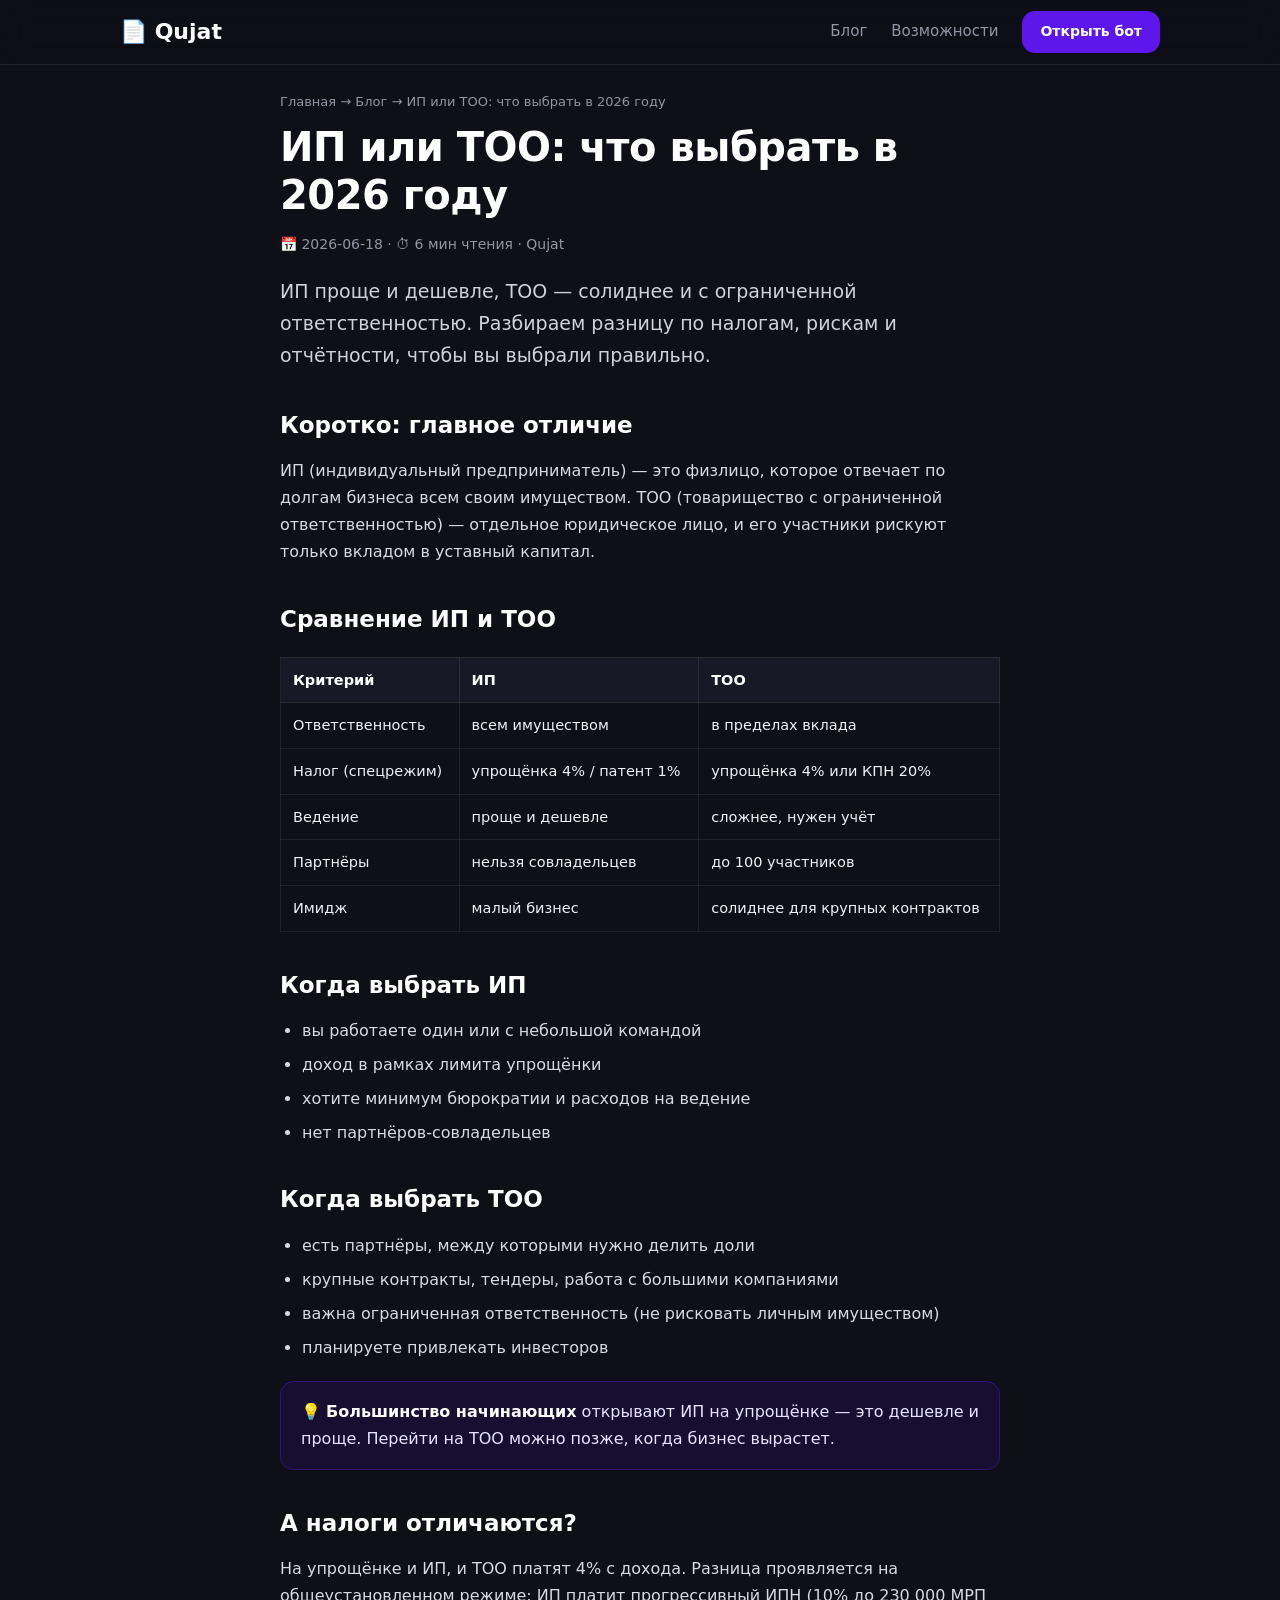
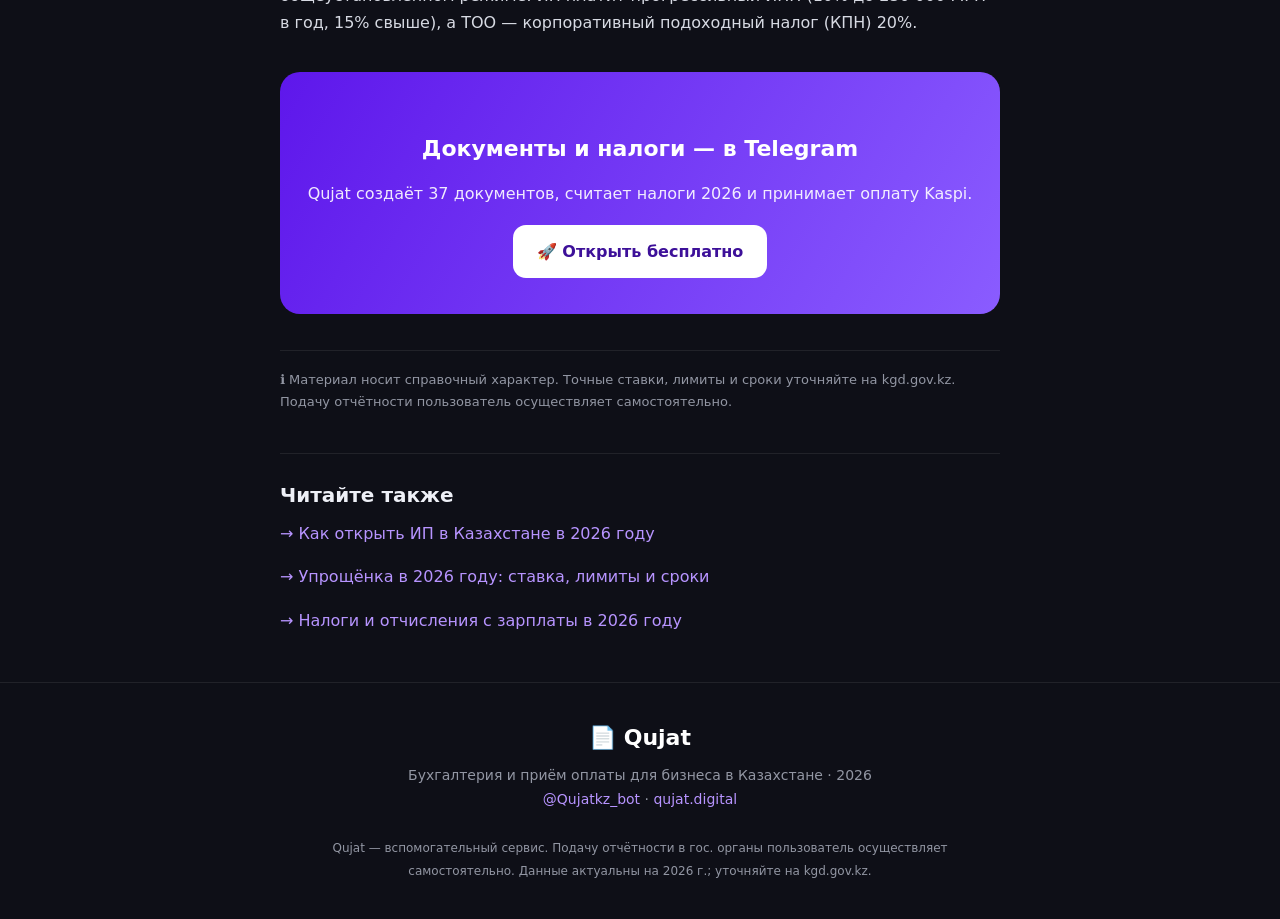
<file: blog/ip-ili-too-chto-vybrat-2026.html>
<!DOCTYPE html><html lang="ru"><head>
<meta charset="UTF-8"><meta name="viewport" content="width=device-width, initial-scale=1">
<title>ИП или ТОО в 2026 году — что выбрать предпринимателю в Казахстане</title>
<meta name="description" content="Сравнение ИП и ТОО в Казахстане 2026: налоги, ответственность, отчётность и стоимость ведения. Что выгоднее для малого бизнеса и когда регистрировать ТОО.">
<meta name="keywords" content="ИП или ТОО, что выбрать ИП ТОО, разница ИП и ТОО Казахстан, ТОО или ИП 2026">
<meta name="author" content="Qujat"><meta name="robots" content="index, follow">
<link rel="canonical" href="https://qujat.digital/blog/ip-ili-too-chto-vybrat-2026.html">
<meta property="og:type" content="article"><meta property="og:url" content="https://qujat.digital/blog/ip-ili-too-chto-vybrat-2026.html">
<meta property="og:title" content="ИП или ТОО в 2026 году — что выбрать предпринимателю в Казахстане"><meta property="og:description" content="Сравнение ИП и ТОО в Казахстане 2026: налоги, ответственность, отчётность и стоимость ведения. Что выгоднее для малого бизнеса и когда регистрировать ТОО.">
<meta property="og:locale" content="ru_RU"><meta property="og:site_name" content="Qujat">
<meta name="twitter:card" content="summary_large_image">
<link rel="icon" href="data:image/svg+xml,<svg xmlns='http://www.w3.org/2000/svg' viewBox='0 0 100 100'><text y='.9em' font-size='90'>📄</text></svg>">
<script type="application/ld+json">{"@context": "https://schema.org", "@type": "Article", "headline": "ИП или ТОО: что выбрать в 2026 году", "description": "Сравнение ИП и ТОО в Казахстане 2026: налоги, ответственность, отчётность и стоимость ведения. Что выгоднее для малого бизнеса и когда регистрировать ТОО.", "datePublished": "2026-06-18", "dateModified": "2026-06-18", "author": {"@type": "Organization", "name": "Qujat"}, "publisher": {"@type": "Organization", "name": "Qujat"}, "inLanguage": "ru", "mainEntityOfPage": "https://qujat.digital/blog/ip-ili-too-chto-vybrat-2026.html"}</script>
<script type="application/ld+json">{"@context": "https://schema.org", "@type": "BreadcrumbList", "itemListElement": [{"@type": "ListItem", "position": 1, "name": "Главная", "item": "https://qujat.digital/"}, {"@type": "ListItem", "position": 2, "name": "Блог", "item": "https://qujat.digital/blog/"}, {"@type": "ListItem", "position": 3, "name": "ИП или ТОО: что выбрать в 2026 году", "item": "https://qujat.digital/blog/ip-ili-too-chto-vybrat-2026.html"}]}</script>
<script type="application/ld+json">{"@context": "https://schema.org", "@type": "FAQPage", "mainEntity": [{"@type": "Question", "name": "Что дешевле вести — ИП или ТОО?", "acceptedAnswer": {"@type": "Answer", "text": "ИП дешевле и проще в ведении: меньше отчётности и нет требований к бухгалтерскому учёту юрлица. ТОО требует более полного учёта."}}, {"@type": "Question", "name": "Можно ли перейти с ИП на ТОО?", "acceptedAnswer": {"@type": "Answer", "text": "Да. Можно зарегистрировать ТОО позже и закрыть ИП, когда бизнес вырастет или появятся партнёры."}}, {"@type": "Question", "name": "Какой налог у ТОО в 2026?", "acceptedAnswer": {"@type": "Answer", "text": "На упрощёнке — 4% с дохода. На общеустановленном режиме — КПН 20% с прибыли."}}]}</script>
<style>
:root{--bg:#0e0f17;--card:#171926;--accent:#5e17eb;--accent2:#00b894;--text:#eef0f7;--muted:#9296a3;--line:rgba(255,255,255,.08)}
*{margin:0;padding:0;box-sizing:border-box}
html{scroll-behavior:smooth}
body{font-family:-apple-system,system-ui,"Segoe UI",Roboto,sans-serif;background:var(--bg);color:var(--text);line-height:1.7;-webkit-font-smoothing:antialiased}
a{color:#b794ff;text-decoration:none}a:hover{text-decoration:underline}
.wrap{max-width:760px;margin:0 auto;padding:0 20px}
header{position:sticky;top:0;background:rgba(14,15,23,.85);backdrop-filter:blur(12px);border-bottom:1px solid var(--line);z-index:50}
header .wrap{max-width:1080px;display:flex;align-items:center;justify-content:space-between;height:64px}
.logo{font-size:22px;font-weight:800;color:#fff;display:flex;gap:8px;align-items:center}
.nav{display:flex;gap:24px;align-items:center}.nav a{color:var(--muted);font-size:15px}.nav a:hover{color:#fff;text-decoration:none}
.btn{display:inline-flex;align-items:center;gap:8px;background:var(--accent);color:#fff!important;padding:13px 24px;border-radius:13px;font-weight:700;transition:.2s}
.btn:hover{transform:translateY(-2px);box-shadow:0 10px 30px rgba(94,23,235,.4);text-decoration:none}
.crumb{color:var(--muted);font-size:13px;margin:26px 0 10px}.crumb a{color:var(--muted)}
article h1{font-size:clamp(27px,5vw,40px);font-weight:850;line-height:1.2;letter-spacing:-.5px;color:#fff;margin-bottom:14px}
.meta{color:var(--muted);font-size:14px;margin-bottom:8px}
.lead{font-size:19px;color:#cfd2dc;margin:18px 0 8px}
article h2{font-size:23px;font-weight:800;color:#fff;margin:34px 0 12px}
article h3{font-size:18px;font-weight:700;color:#fff;margin:22px 0 8px}
article p{margin:12px 0;color:#d7dae3}
article ul,article ol{margin:12px 0 12px 22px;color:#d7dae3}article li{margin:7px 0}
.callout{background:rgba(94,23,235,.12);border:1px solid rgba(94,23,235,.4);border-radius:14px;padding:16px 20px;margin:20px 0;color:#e7e4ff}
.callout b{color:#fff}
table{width:100%;border-collapse:collapse;margin:18px 0;font-size:14.5px}
th,td{border:1px solid var(--line);padding:10px 12px;text-align:left}th{background:var(--card);color:#fff}
.cta{background:linear-gradient(120deg,#5e17eb,#8a5cff);border-radius:20px;text-align:center;padding:36px 22px;margin:36px 0}
.cta h3{color:#fff;font-size:22px;margin-bottom:8px}.cta p{color:rgba(255,255,255,.9);margin-bottom:18px}
.cta .btn{background:#fff;color:#3d1099!important}
.related{border-top:1px solid var(--line);margin-top:40px;padding-top:24px}
.related h2{font-size:20px}.related a{display:block;padding:8px 0}
.note{font-size:13px;color:var(--muted);border-top:1px solid var(--line);margin-top:30px;padding-top:18px}
footer{border-top:1px solid var(--line);padding:36px 0;color:var(--muted);font-size:14px;text-align:center;margin-top:40px}
footer a{color:#b794ff}
.cards{display:grid;grid-template-columns:1fr 1fr;gap:16px;margin:30px 0}
@media(max-width:640px){.cards{grid-template-columns:1fr}}
.bcard{background:var(--card);border:1px solid var(--line);border-radius:16px;padding:22px;transition:.2s}
.bcard:hover{border-color:rgba(94,23,235,.5);transform:translateY(-3px)}
.bcard h3{color:#fff;font-size:17px;margin-bottom:8px}.bcard p{color:var(--muted);font-size:14px}.bcard a{text-decoration:none}
</style></head><body>
<header><div class="wrap">
<a class="logo" href="/">📄 Qujat</a>
<nav class="nav"><a href="/blog/">Блог</a><a href="/#features">Возможности</a><a class="btn" style="padding:9px 18px;font-size:14px" href="https://t.me/Qujatkz_bot">Открыть бот</a></nav>
</div></header>
<div class="wrap"><div class="crumb"><a href="/">Главная</a> → <a href="/blog/">Блог</a> → ИП или ТОО: что выбрать в 2026 году</div><article><h1>ИП или ТОО: что выбрать в 2026 году</h1><div class="meta">📅 2026-06-18 · ⏱ 6 мин чтения · Qujat</div><p class="lead">ИП проще и дешевле, ТОО — солиднее и с ограниченной ответственностью. Разбираем разницу по налогам, рискам и отчётности, чтобы вы выбрали правильно.</p><h2>Коротко: главное отличие</h2>
<p>ИП (индивидуальный предприниматель) — это физлицо, которое отвечает по долгам бизнеса всем своим имуществом. ТОО (товарищество с ограниченной ответственностью) — отдельное юридическое лицо, и его участники рискуют только вкладом в уставный капитал.</p>
<h2>Сравнение ИП и ТОО</h2>
<table><tr><th>Критерий</th><th>ИП</th><th>ТОО</th></tr><tr><td>Ответственность</td><td>всем имуществом</td><td>в пределах вклада</td></tr><tr><td>Налог (спецрежим)</td><td>упрощёнка 4% / патент 1%</td><td>упрощёнка 4% или КПН 20%</td></tr><tr><td>Ведение</td><td>проще и дешевле</td><td>сложнее, нужен учёт</td></tr><tr><td>Партнёры</td><td>нельзя совладельцев</td><td>до 100 участников</td></tr><tr><td>Имидж</td><td>малый бизнес</td><td>солиднее для крупных контрактов</td></tr></table>
<h2>Когда выбрать ИП</h2>
<ul><li>вы работаете один или с небольшой командой</li><li>доход в рамках лимита упрощёнки</li><li>хотите минимум бюрократии и расходов на ведение</li><li>нет партнёров-совладельцев</li></ul>
<h2>Когда выбрать ТОО</h2>
<ul><li>есть партнёры, между которыми нужно делить доли</li><li>крупные контракты, тендеры, работа с большими компаниями</li><li>важна ограниченная ответственность (не рисковать личным имуществом)</li><li>планируете привлекать инвесторов</li></ul>
<div class="callout">💡 <b>Большинство начинающих</b> открывают ИП на упрощёнке — это дешевле и проще. Перейти на ТОО можно позже, когда бизнес вырастет.</div>
<h2>А налоги отличаются?</h2>
<p>На упрощёнке и ИП, и ТОО платят 4% с дохода. Разница проявляется на общеустановленном режиме: ИП платит прогрессивный ИПН (10% до 230 000 МРП в год, 15% свыше), а ТОО — корпоративный подоходный налог (КПН) 20%.</p><div class="cta"><h3>Документы и налоги — в Telegram</h3><p>Qujat создаёт 37 документов, считает налоги 2026 и принимает оплату Kaspi.</p><a class="btn" href="https://t.me/Qujatkz_bot">🚀 Открыть бесплатно</a></div><p class="note">ℹ️ Материал носит справочный характер. Точные ставки, лимиты и сроки уточняйте на kgd.gov.kz. Подачу отчётности пользователь осуществляет самостоятельно.</p></article><div class="related"><h2>Читайте также</h2><a href="/blog/kak-otkryt-ip-v-kazakhstane-2026.html">→ Как открыть ИП в Казахстане в 2026 году</a><a href="/blog/uproshchenka-2026-stavki-limity-sroki.html">→ Упрощёнка в 2026 году: ставка, лимиты и сроки</a><a href="/blog/nalogi-s-zarplaty-2026.html">→ Налоги и отчисления с зарплаты в 2026 году</a></div></div>
<footer><div class="wrap">
<a class="logo" style="justify-content:center;color:#fff;margin-bottom:8px" href="/">📄 Qujat</a>
Бухгалтерия и приём оплаты для бизнеса в Казахстане · 2026<br>
<a href="https://t.me/Qujatkz_bot">@Qujatkz_bot</a> · <a href="/">qujat.digital</a><br><br>
<span style="font-size:12px">Qujat — вспомогательный сервис. Подачу отчётности в гос. органы пользователь осуществляет самостоятельно. Данные актуальны на 2026 г.; уточняйте на kgd.gov.kz.</span>
</div></footer></body></html>
</file>
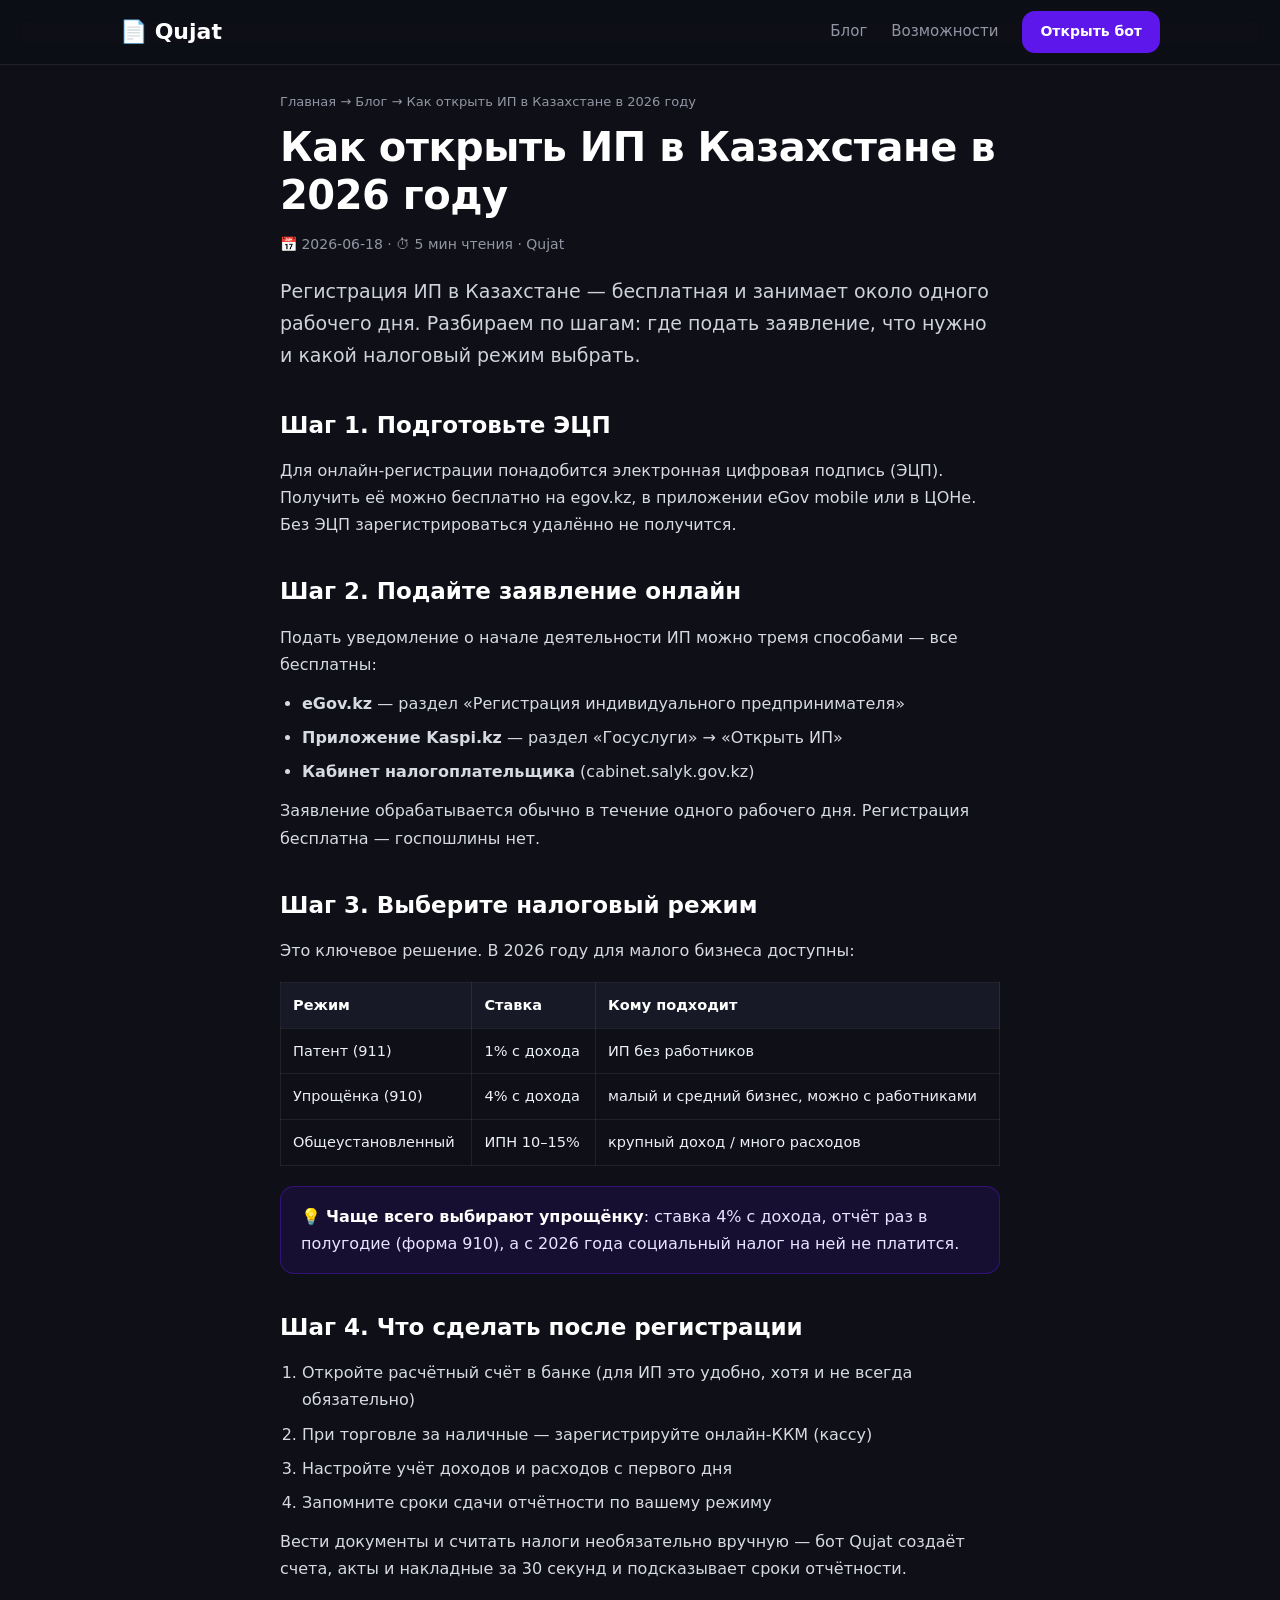
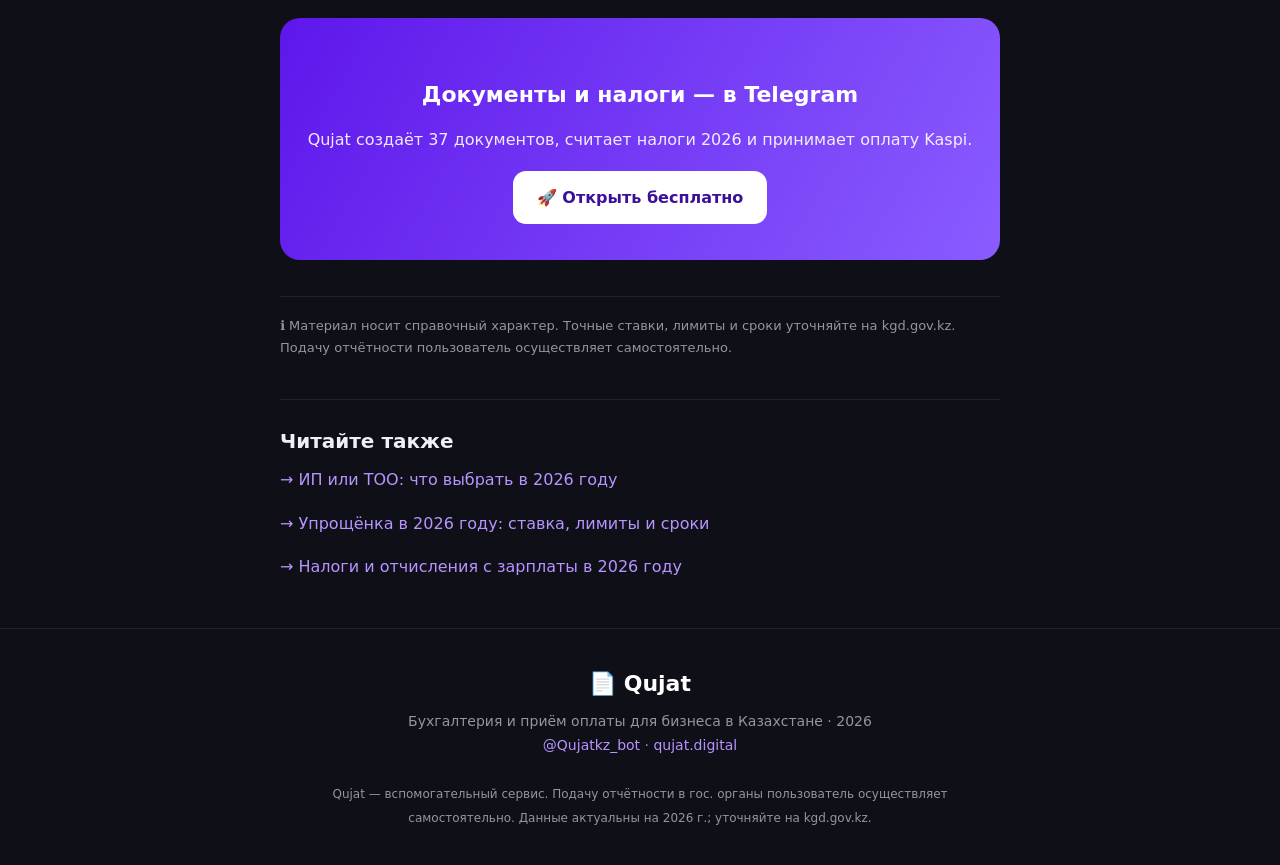
<file: blog/kak-otkryt-ip-v-kazakhstane-2026.html>
<!DOCTYPE html><html lang="ru"><head>
<meta charset="UTF-8"><meta name="viewport" content="width=device-width, initial-scale=1">
<title>Как открыть ИП в Казахстане в 2026 году — пошаговая инструкция</title>
<meta name="description" content="Как зарегистрировать ИП в Казахстане в 2026 году бесплатно и онлайн: через eGov, Kaspi или кабинет налогоплательщика. Какой налоговый режим выбрать и что делать после регистрации.">
<meta name="keywords" content="как открыть ИП Казахстан, регистрация ИП 2026, открыть ИП онлайн, ИП eGov, ИП Kaspi">
<meta name="author" content="Qujat"><meta name="robots" content="index, follow">
<link rel="canonical" href="https://qujat.digital/blog/kak-otkryt-ip-v-kazakhstane-2026.html">
<meta property="og:type" content="article"><meta property="og:url" content="https://qujat.digital/blog/kak-otkryt-ip-v-kazakhstane-2026.html">
<meta property="og:title" content="Как открыть ИП в Казахстане в 2026 году — пошаговая инструкция"><meta property="og:description" content="Как зарегистрировать ИП в Казахстане в 2026 году бесплатно и онлайн: через eGov, Kaspi или кабинет налогоплательщика. Какой налоговый режим выбрать и что делать после регистрации.">
<meta property="og:locale" content="ru_RU"><meta property="og:site_name" content="Qujat">
<meta name="twitter:card" content="summary_large_image">
<link rel="icon" href="data:image/svg+xml,<svg xmlns='http://www.w3.org/2000/svg' viewBox='0 0 100 100'><text y='.9em' font-size='90'>📄</text></svg>">
<script type="application/ld+json">{"@context": "https://schema.org", "@type": "Article", "headline": "Как открыть ИП в Казахстане в 2026 году", "description": "Как зарегистрировать ИП в Казахстане в 2026 году бесплатно и онлайн: через eGov, Kaspi или кабинет налогоплательщика. Какой налоговый режим выбрать и что делать после регистрации.", "datePublished": "2026-06-18", "dateModified": "2026-06-18", "author": {"@type": "Organization", "name": "Qujat"}, "publisher": {"@type": "Organization", "name": "Qujat"}, "inLanguage": "ru", "mainEntityOfPage": "https://qujat.digital/blog/kak-otkryt-ip-v-kazakhstane-2026.html"}</script>
<script type="application/ld+json">{"@context": "https://schema.org", "@type": "BreadcrumbList", "itemListElement": [{"@type": "ListItem", "position": 1, "name": "Главная", "item": "https://qujat.digital/"}, {"@type": "ListItem", "position": 2, "name": "Блог", "item": "https://qujat.digital/blog/"}, {"@type": "ListItem", "position": 3, "name": "Как открыть ИП в Казахстане в 2026 году", "item": "https://qujat.digital/blog/kak-otkryt-ip-v-kazakhstane-2026.html"}]}</script>
<script type="application/ld+json">{"@context": "https://schema.org", "@type": "FAQPage", "mainEntity": [{"@type": "Question", "name": "Сколько стоит открыть ИП в Казахстане?", "acceptedAnswer": {"@type": "Answer", "text": "Регистрация ИП бесплатна — государственной пошлины нет. Заявление подаётся онлайн через eGov, Kaspi или кабинет налогоплательщика."}}, {"@type": "Question", "name": "Как быстро регистрируют ИП?", "acceptedAnswer": {"@type": "Answer", "text": "Обычно в течение одного рабочего дня после подачи уведомления о начале деятельности."}}, {"@type": "Question", "name": "Нужен ли расчётный счёт для ИП?", "acceptedAnswer": {"@type": "Answer", "text": "Не всегда обязателен, но удобен для безналичных расчётов с клиентами и приёма оплаты."}}]}</script>
<style>
:root{--bg:#0e0f17;--card:#171926;--accent:#5e17eb;--accent2:#00b894;--text:#eef0f7;--muted:#9296a3;--line:rgba(255,255,255,.08)}
*{margin:0;padding:0;box-sizing:border-box}
html{scroll-behavior:smooth}
body{font-family:-apple-system,system-ui,"Segoe UI",Roboto,sans-serif;background:var(--bg);color:var(--text);line-height:1.7;-webkit-font-smoothing:antialiased}
a{color:#b794ff;text-decoration:none}a:hover{text-decoration:underline}
.wrap{max-width:760px;margin:0 auto;padding:0 20px}
header{position:sticky;top:0;background:rgba(14,15,23,.85);backdrop-filter:blur(12px);border-bottom:1px solid var(--line);z-index:50}
header .wrap{max-width:1080px;display:flex;align-items:center;justify-content:space-between;height:64px}
.logo{font-size:22px;font-weight:800;color:#fff;display:flex;gap:8px;align-items:center}
.nav{display:flex;gap:24px;align-items:center}.nav a{color:var(--muted);font-size:15px}.nav a:hover{color:#fff;text-decoration:none}
.btn{display:inline-flex;align-items:center;gap:8px;background:var(--accent);color:#fff!important;padding:13px 24px;border-radius:13px;font-weight:700;transition:.2s}
.btn:hover{transform:translateY(-2px);box-shadow:0 10px 30px rgba(94,23,235,.4);text-decoration:none}
.crumb{color:var(--muted);font-size:13px;margin:26px 0 10px}.crumb a{color:var(--muted)}
article h1{font-size:clamp(27px,5vw,40px);font-weight:850;line-height:1.2;letter-spacing:-.5px;color:#fff;margin-bottom:14px}
.meta{color:var(--muted);font-size:14px;margin-bottom:8px}
.lead{font-size:19px;color:#cfd2dc;margin:18px 0 8px}
article h2{font-size:23px;font-weight:800;color:#fff;margin:34px 0 12px}
article h3{font-size:18px;font-weight:700;color:#fff;margin:22px 0 8px}
article p{margin:12px 0;color:#d7dae3}
article ul,article ol{margin:12px 0 12px 22px;color:#d7dae3}article li{margin:7px 0}
.callout{background:rgba(94,23,235,.12);border:1px solid rgba(94,23,235,.4);border-radius:14px;padding:16px 20px;margin:20px 0;color:#e7e4ff}
.callout b{color:#fff}
table{width:100%;border-collapse:collapse;margin:18px 0;font-size:14.5px}
th,td{border:1px solid var(--line);padding:10px 12px;text-align:left}th{background:var(--card);color:#fff}
.cta{background:linear-gradient(120deg,#5e17eb,#8a5cff);border-radius:20px;text-align:center;padding:36px 22px;margin:36px 0}
.cta h3{color:#fff;font-size:22px;margin-bottom:8px}.cta p{color:rgba(255,255,255,.9);margin-bottom:18px}
.cta .btn{background:#fff;color:#3d1099!important}
.related{border-top:1px solid var(--line);margin-top:40px;padding-top:24px}
.related h2{font-size:20px}.related a{display:block;padding:8px 0}
.note{font-size:13px;color:var(--muted);border-top:1px solid var(--line);margin-top:30px;padding-top:18px}
footer{border-top:1px solid var(--line);padding:36px 0;color:var(--muted);font-size:14px;text-align:center;margin-top:40px}
footer a{color:#b794ff}
.cards{display:grid;grid-template-columns:1fr 1fr;gap:16px;margin:30px 0}
@media(max-width:640px){.cards{grid-template-columns:1fr}}
.bcard{background:var(--card);border:1px solid var(--line);border-radius:16px;padding:22px;transition:.2s}
.bcard:hover{border-color:rgba(94,23,235,.5);transform:translateY(-3px)}
.bcard h3{color:#fff;font-size:17px;margin-bottom:8px}.bcard p{color:var(--muted);font-size:14px}.bcard a{text-decoration:none}
</style></head><body>
<header><div class="wrap">
<a class="logo" href="/">📄 Qujat</a>
<nav class="nav"><a href="/blog/">Блог</a><a href="/#features">Возможности</a><a class="btn" style="padding:9px 18px;font-size:14px" href="https://t.me/Qujatkz_bot">Открыть бот</a></nav>
</div></header>
<div class="wrap"><div class="crumb"><a href="/">Главная</a> → <a href="/blog/">Блог</a> → Как открыть ИП в Казахстане в 2026 году</div><article><h1>Как открыть ИП в Казахстане в 2026 году</h1><div class="meta">📅 2026-06-18 · ⏱ 5 мин чтения · Qujat</div><p class="lead">Регистрация ИП в Казахстане — бесплатная и занимает около одного рабочего дня. Разбираем по шагам: где подать заявление, что нужно и какой налоговый режим выбрать.</p><h2>Шаг 1. Подготовьте ЭЦП</h2>
<p>Для онлайн-регистрации понадобится электронная цифровая подпись (ЭЦП). Получить её можно бесплатно на egov.kz, в приложении eGov mobile или в ЦОНе. Без ЭЦП зарегистрироваться удалённо не получится.</p>
<h2>Шаг 2. Подайте заявление онлайн</h2>
<p>Подать уведомление о начале деятельности ИП можно тремя способами — все бесплатны:</p>
<ul><li><b>eGov.kz</b> — раздел «Регистрация индивидуального предпринимателя»</li><li><b>Приложение Kaspi.kz</b> — раздел «Госуслуги» → «Открыть ИП»</li><li><b>Кабинет налогоплательщика</b> (cabinet.salyk.gov.kz)</li></ul>
<p>Заявление обрабатывается обычно в течение одного рабочего дня. Регистрация бесплатна — госпошлины нет.</p>
<h2>Шаг 3. Выберите налоговый режим</h2>
<p>Это ключевое решение. В 2026 году для малого бизнеса доступны:</p>
<table><tr><th>Режим</th><th>Ставка</th><th>Кому подходит</th></tr><tr><td>Патент (911)</td><td>1% с дохода</td><td>ИП без работников</td></tr><tr><td>Упрощёнка (910)</td><td>4% с дохода</td><td>малый и средний бизнес, можно с работниками</td></tr><tr><td>Общеустановленный</td><td>ИПН 10–15%</td><td>крупный доход / много расходов</td></tr></table>
<div class="callout">💡 <b>Чаще всего выбирают упрощёнку</b>: ставка 4% с дохода, отчёт раз в полугодие (форма 910), а с 2026 года социальный налог на ней не платится.</div>
<h2>Шаг 4. Что сделать после регистрации</h2>
<ol><li>Откройте расчётный счёт в банке (для ИП это удобно, хотя и не всегда обязательно)</li><li>При торговле за наличные — зарегистрируйте онлайн-ККМ (кассу)</li><li>Настройте учёт доходов и расходов с первого дня</li><li>Запомните сроки сдачи отчётности по вашему режиму</li></ol>
<p>Вести документы и считать налоги необязательно вручную — бот Qujat создаёт счета, акты и накладные за 30 секунд и подсказывает сроки отчётности.</p><div class="cta"><h3>Документы и налоги — в Telegram</h3><p>Qujat создаёт 37 документов, считает налоги 2026 и принимает оплату Kaspi.</p><a class="btn" href="https://t.me/Qujatkz_bot">🚀 Открыть бесплатно</a></div><p class="note">ℹ️ Материал носит справочный характер. Точные ставки, лимиты и сроки уточняйте на kgd.gov.kz. Подачу отчётности пользователь осуществляет самостоятельно.</p></article><div class="related"><h2>Читайте также</h2><a href="/blog/ip-ili-too-chto-vybrat-2026.html">→ ИП или ТОО: что выбрать в 2026 году</a><a href="/blog/uproshchenka-2026-stavki-limity-sroki.html">→ Упрощёнка в 2026 году: ставка, лимиты и сроки</a><a href="/blog/nalogi-s-zarplaty-2026.html">→ Налоги и отчисления с зарплаты в 2026 году</a></div></div>
<footer><div class="wrap">
<a class="logo" style="justify-content:center;color:#fff;margin-bottom:8px" href="/">📄 Qujat</a>
Бухгалтерия и приём оплаты для бизнеса в Казахстане · 2026<br>
<a href="https://t.me/Qujatkz_bot">@Qujatkz_bot</a> · <a href="/">qujat.digital</a><br><br>
<span style="font-size:12px">Qujat — вспомогательный сервис. Подачу отчётности в гос. органы пользователь осуществляет самостоятельно. Данные актуальны на 2026 г.; уточняйте на kgd.gov.kz.</span>
</div></footer></body></html>
</file>
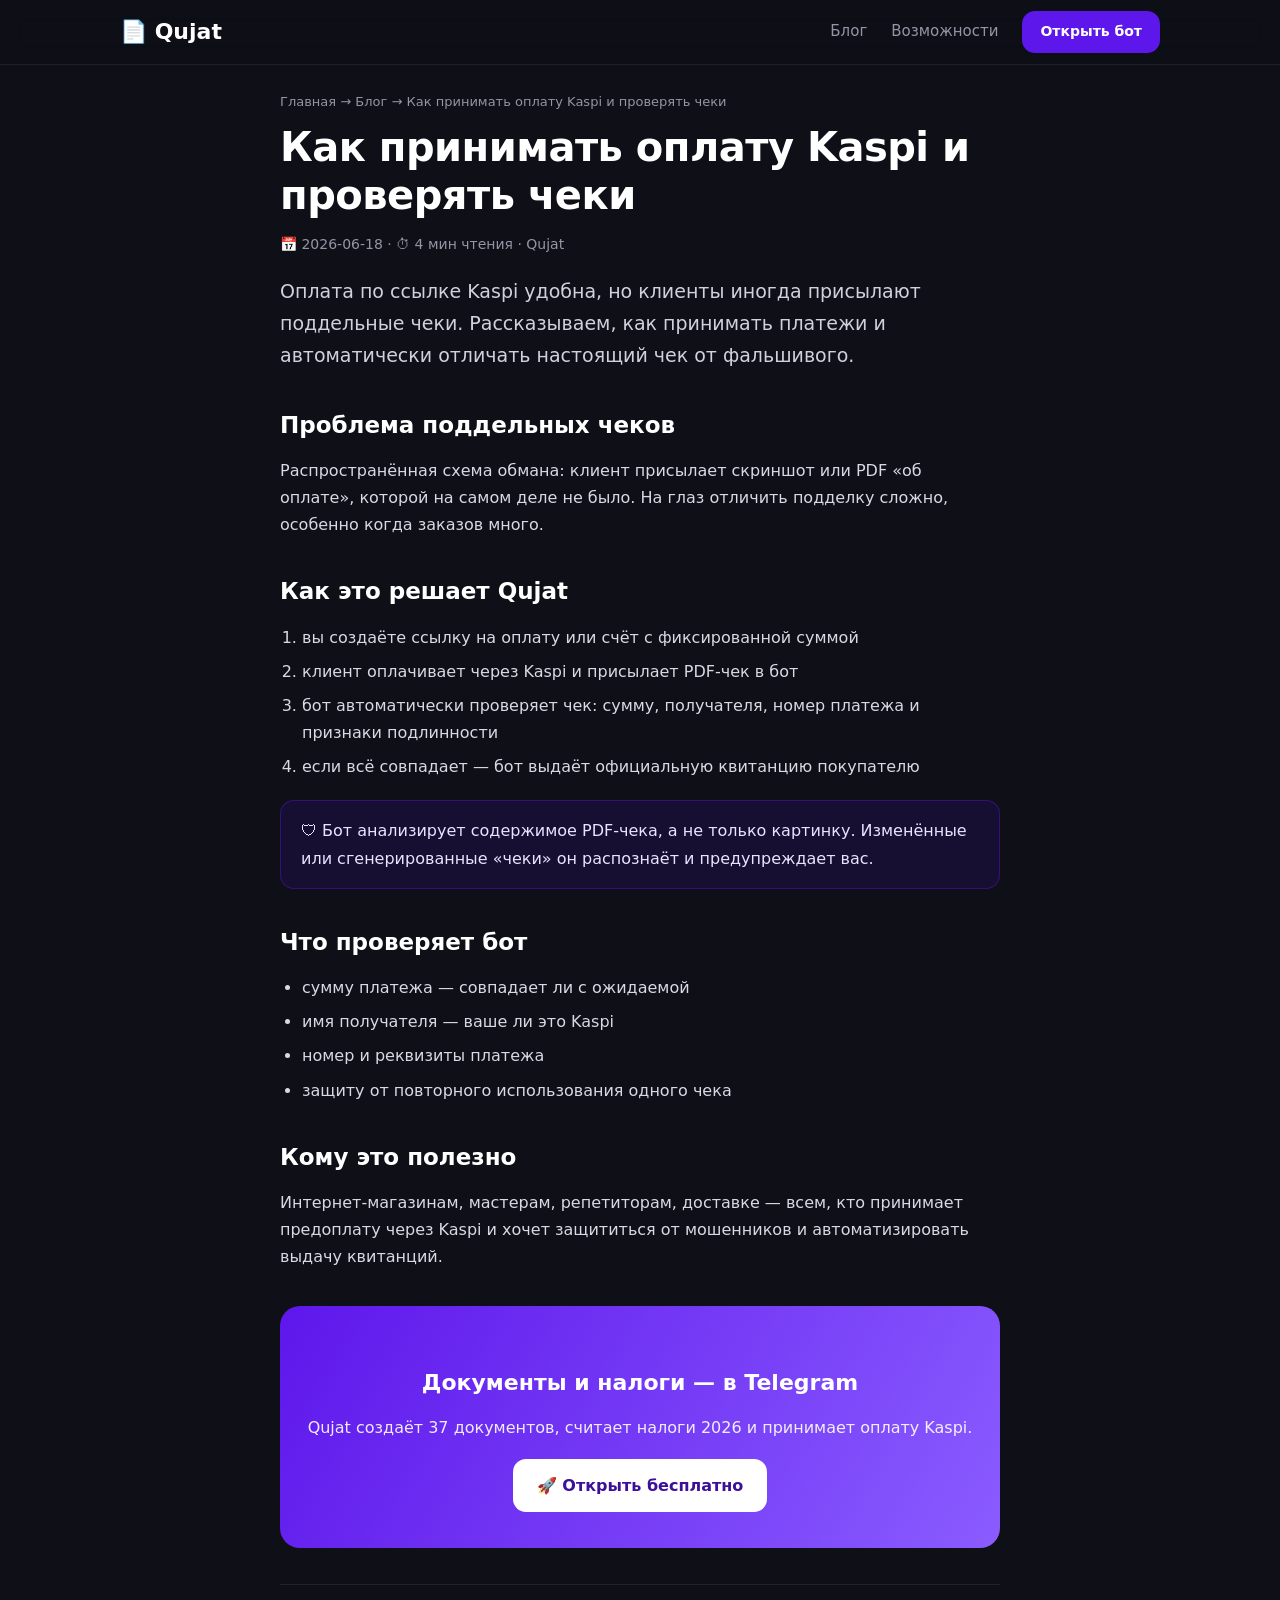
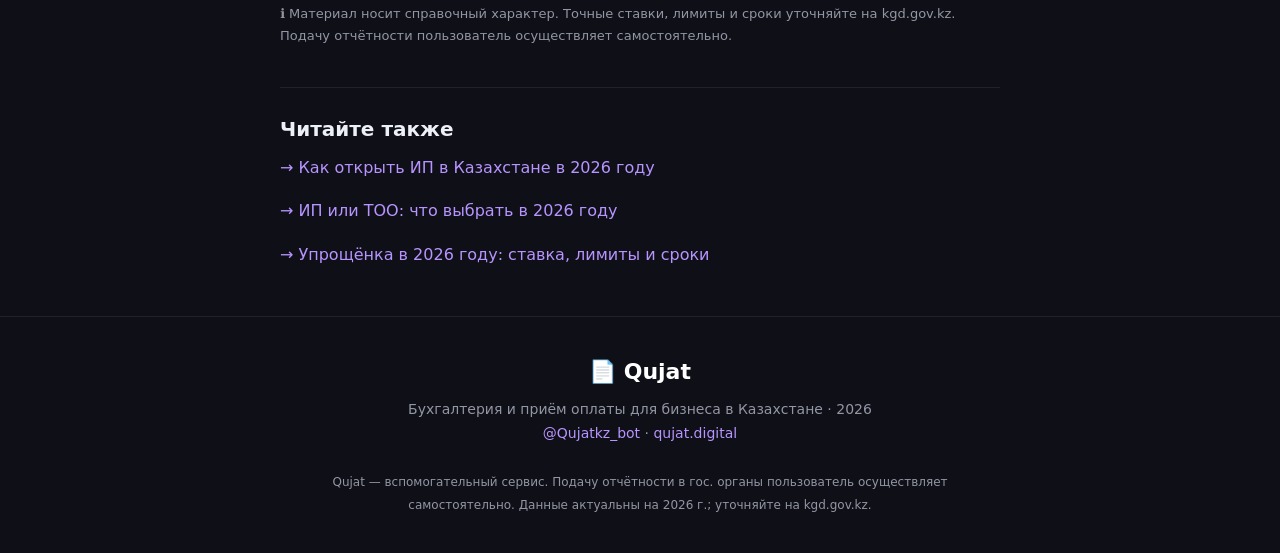
<file: blog/kak-prinimat-oplatu-kaspi-biznes.html>
<!DOCTYPE html><html lang="ru"><head>
<meta charset="UTF-8"><meta name="viewport" content="width=device-width, initial-scale=1">
<title>Как принимать оплату Kaspi и проверять чеки на подлинность</title>
<meta name="description" content="Как принимать оплату от клиентов через Kaspi и не получить поддельный чек: ссылка на оплату, проверка PDF-чека на подлинность и автоматическая квитанция в боте Qujat.">
<meta name="keywords" content="приём оплаты Kaspi, проверка чека Kaspi, поддельный чек Kaspi, Kaspi бизнес оплата, как проверить чек">
<meta name="author" content="Qujat"><meta name="robots" content="index, follow">
<link rel="canonical" href="https://qujat.digital/blog/kak-prinimat-oplatu-kaspi-biznes.html">
<meta property="og:type" content="article"><meta property="og:url" content="https://qujat.digital/blog/kak-prinimat-oplatu-kaspi-biznes.html">
<meta property="og:title" content="Как принимать оплату Kaspi и проверять чеки на подлинность"><meta property="og:description" content="Как принимать оплату от клиентов через Kaspi и не получить поддельный чек: ссылка на оплату, проверка PDF-чека на подлинность и автоматическая квитанция в боте Qujat.">
<meta property="og:locale" content="ru_RU"><meta property="og:site_name" content="Qujat">
<meta name="twitter:card" content="summary_large_image">
<link rel="icon" href="data:image/svg+xml,<svg xmlns='http://www.w3.org/2000/svg' viewBox='0 0 100 100'><text y='.9em' font-size='90'>📄</text></svg>">
<script type="application/ld+json">{"@context": "https://schema.org", "@type": "Article", "headline": "Как принимать оплату Kaspi и проверять чеки", "description": "Как принимать оплату от клиентов через Kaspi и не получить поддельный чек: ссылка на оплату, проверка PDF-чека на подлинность и автоматическая квитанция в боте Qujat.", "datePublished": "2026-06-18", "dateModified": "2026-06-18", "author": {"@type": "Organization", "name": "Qujat"}, "publisher": {"@type": "Organization", "name": "Qujat"}, "inLanguage": "ru", "mainEntityOfPage": "https://qujat.digital/blog/kak-prinimat-oplatu-kaspi-biznes.html"}</script>
<script type="application/ld+json">{"@context": "https://schema.org", "@type": "BreadcrumbList", "itemListElement": [{"@type": "ListItem", "position": 1, "name": "Главная", "item": "https://qujat.digital/"}, {"@type": "ListItem", "position": 2, "name": "Блог", "item": "https://qujat.digital/blog/"}, {"@type": "ListItem", "position": 3, "name": "Как принимать оплату Kaspi и проверять чеки", "item": "https://qujat.digital/blog/kak-prinimat-oplatu-kaspi-biznes.html"}]}</script>
<script type="application/ld+json">{"@context": "https://schema.org", "@type": "FAQPage", "mainEntity": [{"@type": "Question", "name": "Можно ли подделать чек Kaspi?", "acceptedAnswer": {"@type": "Answer", "text": "Визуально — да, поэтому важно проверять содержимое PDF, а не только внешний вид. Бот Qujat анализирует данные чека и выявляет подделки."}}, {"@type": "Question", "name": "Как Qujat проверяет чек?", "acceptedAnswer": {"@type": "Answer", "text": "Бот извлекает данные из PDF-чека — сумму, получателя и номер платежа — и сверяет с ожидаемым платежом, а также защищает от повторного использования."}}]}</script>
<style>
:root{--bg:#0e0f17;--card:#171926;--accent:#5e17eb;--accent2:#00b894;--text:#eef0f7;--muted:#9296a3;--line:rgba(255,255,255,.08)}
*{margin:0;padding:0;box-sizing:border-box}
html{scroll-behavior:smooth}
body{font-family:-apple-system,system-ui,"Segoe UI",Roboto,sans-serif;background:var(--bg);color:var(--text);line-height:1.7;-webkit-font-smoothing:antialiased}
a{color:#b794ff;text-decoration:none}a:hover{text-decoration:underline}
.wrap{max-width:760px;margin:0 auto;padding:0 20px}
header{position:sticky;top:0;background:rgba(14,15,23,.85);backdrop-filter:blur(12px);border-bottom:1px solid var(--line);z-index:50}
header .wrap{max-width:1080px;display:flex;align-items:center;justify-content:space-between;height:64px}
.logo{font-size:22px;font-weight:800;color:#fff;display:flex;gap:8px;align-items:center}
.nav{display:flex;gap:24px;align-items:center}.nav a{color:var(--muted);font-size:15px}.nav a:hover{color:#fff;text-decoration:none}
.btn{display:inline-flex;align-items:center;gap:8px;background:var(--accent);color:#fff!important;padding:13px 24px;border-radius:13px;font-weight:700;transition:.2s}
.btn:hover{transform:translateY(-2px);box-shadow:0 10px 30px rgba(94,23,235,.4);text-decoration:none}
.crumb{color:var(--muted);font-size:13px;margin:26px 0 10px}.crumb a{color:var(--muted)}
article h1{font-size:clamp(27px,5vw,40px);font-weight:850;line-height:1.2;letter-spacing:-.5px;color:#fff;margin-bottom:14px}
.meta{color:var(--muted);font-size:14px;margin-bottom:8px}
.lead{font-size:19px;color:#cfd2dc;margin:18px 0 8px}
article h2{font-size:23px;font-weight:800;color:#fff;margin:34px 0 12px}
article h3{font-size:18px;font-weight:700;color:#fff;margin:22px 0 8px}
article p{margin:12px 0;color:#d7dae3}
article ul,article ol{margin:12px 0 12px 22px;color:#d7dae3}article li{margin:7px 0}
.callout{background:rgba(94,23,235,.12);border:1px solid rgba(94,23,235,.4);border-radius:14px;padding:16px 20px;margin:20px 0;color:#e7e4ff}
.callout b{color:#fff}
table{width:100%;border-collapse:collapse;margin:18px 0;font-size:14.5px}
th,td{border:1px solid var(--line);padding:10px 12px;text-align:left}th{background:var(--card);color:#fff}
.cta{background:linear-gradient(120deg,#5e17eb,#8a5cff);border-radius:20px;text-align:center;padding:36px 22px;margin:36px 0}
.cta h3{color:#fff;font-size:22px;margin-bottom:8px}.cta p{color:rgba(255,255,255,.9);margin-bottom:18px}
.cta .btn{background:#fff;color:#3d1099!important}
.related{border-top:1px solid var(--line);margin-top:40px;padding-top:24px}
.related h2{font-size:20px}.related a{display:block;padding:8px 0}
.note{font-size:13px;color:var(--muted);border-top:1px solid var(--line);margin-top:30px;padding-top:18px}
footer{border-top:1px solid var(--line);padding:36px 0;color:var(--muted);font-size:14px;text-align:center;margin-top:40px}
footer a{color:#b794ff}
.cards{display:grid;grid-template-columns:1fr 1fr;gap:16px;margin:30px 0}
@media(max-width:640px){.cards{grid-template-columns:1fr}}
.bcard{background:var(--card);border:1px solid var(--line);border-radius:16px;padding:22px;transition:.2s}
.bcard:hover{border-color:rgba(94,23,235,.5);transform:translateY(-3px)}
.bcard h3{color:#fff;font-size:17px;margin-bottom:8px}.bcard p{color:var(--muted);font-size:14px}.bcard a{text-decoration:none}
</style></head><body>
<header><div class="wrap">
<a class="logo" href="/">📄 Qujat</a>
<nav class="nav"><a href="/blog/">Блог</a><a href="/#features">Возможности</a><a class="btn" style="padding:9px 18px;font-size:14px" href="https://t.me/Qujatkz_bot">Открыть бот</a></nav>
</div></header>
<div class="wrap"><div class="crumb"><a href="/">Главная</a> → <a href="/blog/">Блог</a> → Как принимать оплату Kaspi и проверять чеки</div><article><h1>Как принимать оплату Kaspi и проверять чеки</h1><div class="meta">📅 2026-06-18 · ⏱ 4 мин чтения · Qujat</div><p class="lead">Оплата по ссылке Kaspi удобна, но клиенты иногда присылают поддельные чеки. Рассказываем, как принимать платежи и автоматически отличать настоящий чек от фальшивого.</p><h2>Проблема поддельных чеков</h2>
<p>Распространённая схема обмана: клиент присылает скриншот или PDF «об оплате», которой на самом деле не было. На глаз отличить подделку сложно, особенно когда заказов много.</p>
<h2>Как это решает Qujat</h2>
<ol><li>вы создаёте ссылку на оплату или счёт с фиксированной суммой</li><li>клиент оплачивает через Kaspi и присылает PDF-чек в бот</li><li>бот автоматически проверяет чек: сумму, получателя, номер платежа и признаки подлинности</li><li>если всё совпадает — бот выдаёт официальную квитанцию покупателю</li></ol>
<div class="callout">🛡 Бот анализирует содержимое PDF-чека, а не только картинку. Изменённые или сгенерированные «чеки» он распознаёт и предупреждает вас.</div>
<h2>Что проверяет бот</h2>
<ul><li>сумму платежа — совпадает ли с ожидаемой</li><li>имя получателя — ваше ли это Kaspi</li><li>номер и реквизиты платежа</li><li>защиту от повторного использования одного чека</li></ul>
<h2>Кому это полезно</h2>
<p>Интернет-магазинам, мастерам, репетиторам, доставке — всем, кто принимает предоплату через Kaspi и хочет защититься от мошенников и автоматизировать выдачу квитанций.</p><div class="cta"><h3>Документы и налоги — в Telegram</h3><p>Qujat создаёт 37 документов, считает налоги 2026 и принимает оплату Kaspi.</p><a class="btn" href="https://t.me/Qujatkz_bot">🚀 Открыть бесплатно</a></div><p class="note">ℹ️ Материал носит справочный характер. Точные ставки, лимиты и сроки уточняйте на kgd.gov.kz. Подачу отчётности пользователь осуществляет самостоятельно.</p></article><div class="related"><h2>Читайте также</h2><a href="/blog/kak-otkryt-ip-v-kazakhstane-2026.html">→ Как открыть ИП в Казахстане в 2026 году</a><a href="/blog/ip-ili-too-chto-vybrat-2026.html">→ ИП или ТОО: что выбрать в 2026 году</a><a href="/blog/uproshchenka-2026-stavki-limity-sroki.html">→ Упрощёнка в 2026 году: ставка, лимиты и сроки</a></div></div>
<footer><div class="wrap">
<a class="logo" style="justify-content:center;color:#fff;margin-bottom:8px" href="/">📄 Qujat</a>
Бухгалтерия и приём оплаты для бизнеса в Казахстане · 2026<br>
<a href="https://t.me/Qujatkz_bot">@Qujatkz_bot</a> · <a href="/">qujat.digital</a><br><br>
<span style="font-size:12px">Qujat — вспомогательный сервис. Подачу отчётности в гос. органы пользователь осуществляет самостоятельно. Данные актуальны на 2026 г.; уточняйте на kgd.gov.kz.</span>
</div></footer></body></html>
</file>
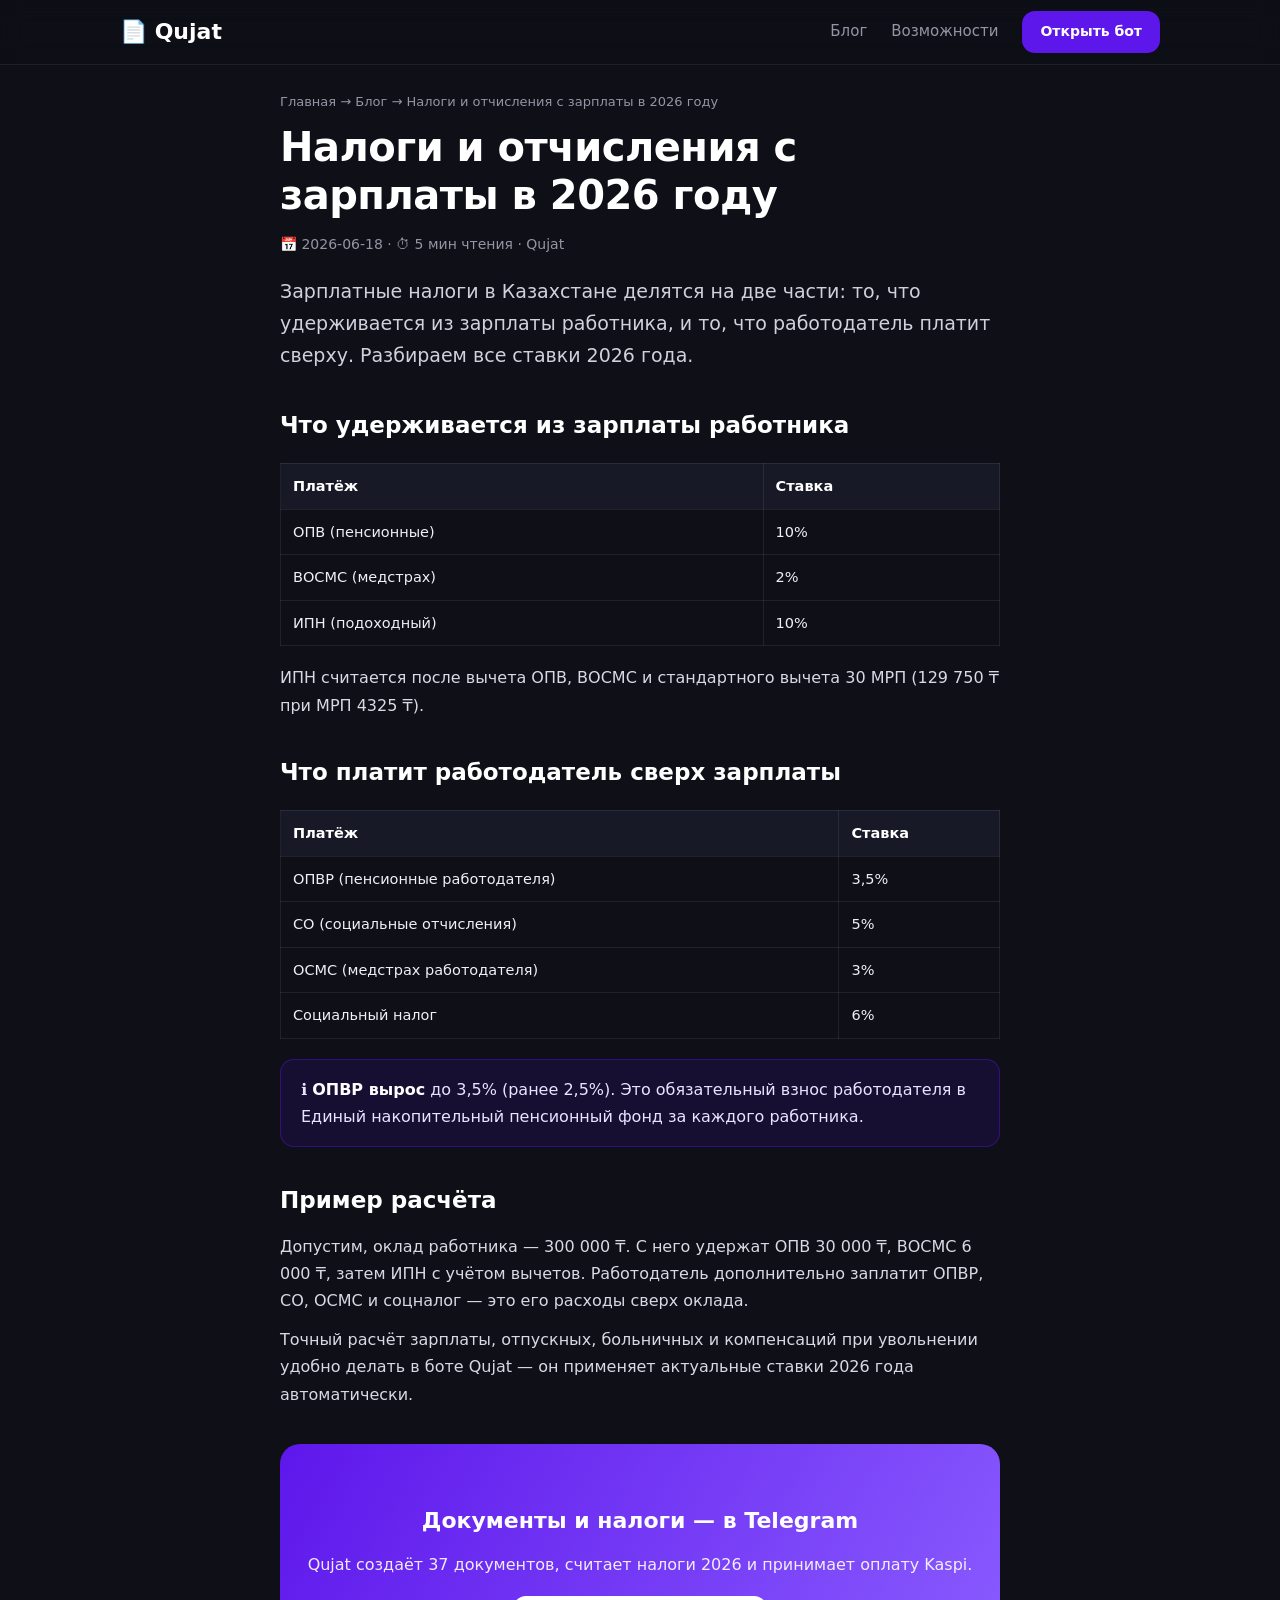
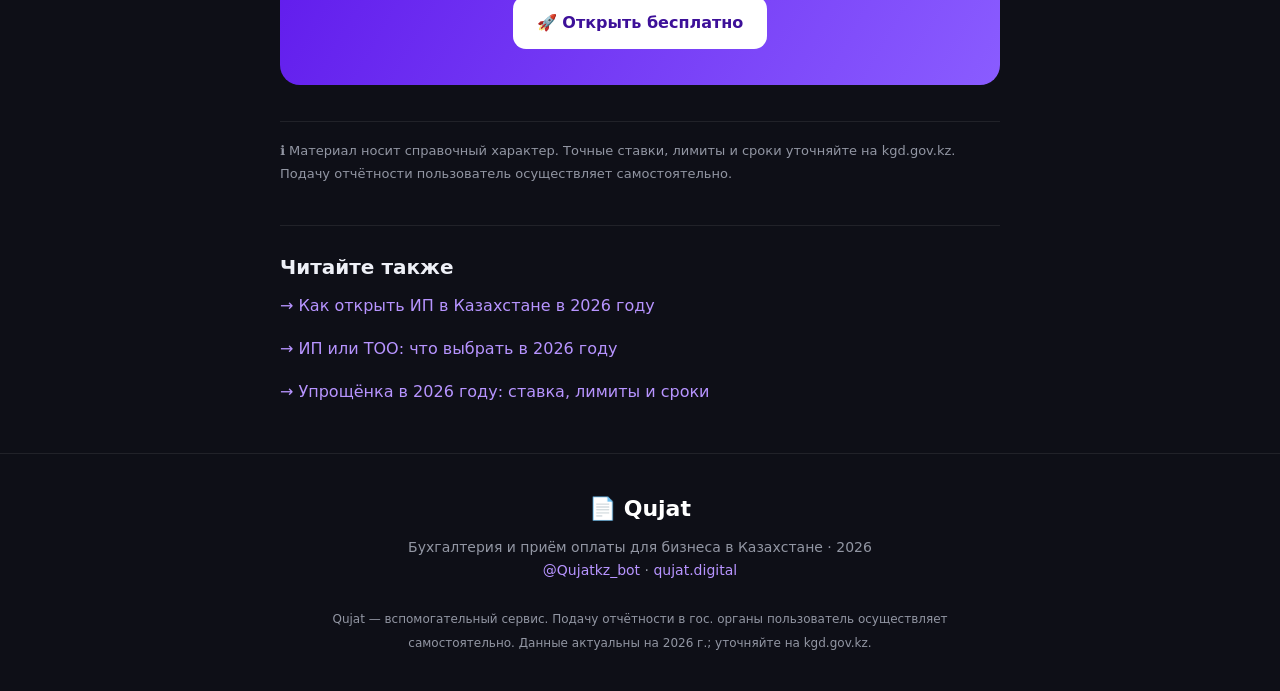
<file: blog/nalogi-s-zarplaty-2026.html>
<!DOCTYPE html><html lang="ru"><head>
<meta charset="UTF-8"><meta name="viewport" content="width=device-width, initial-scale=1">
<title>Налоги и отчисления с зарплаты в Казахстане 2026 — полный список ставок</title>
<meta name="description" content="Все налоги и отчисления с зарплаты в Казахстане в 2026 году: ОПВ, ВОСМС, ИПН, ОПВР, СО, ОСМС, соцналог. Что удерживают с работника и что платит работодатель.">
<meta name="keywords" content="налоги с зарплаты 2026, отчисления с зарплаты Казахстан, ОПВ ВОСМС ИПН, ОПВР 2026, зарплатные налоги">
<meta name="author" content="Qujat"><meta name="robots" content="index, follow">
<link rel="canonical" href="https://qujat.digital/blog/nalogi-s-zarplaty-2026.html">
<meta property="og:type" content="article"><meta property="og:url" content="https://qujat.digital/blog/nalogi-s-zarplaty-2026.html">
<meta property="og:title" content="Налоги и отчисления с зарплаты в Казахстане 2026 — полный список ставок"><meta property="og:description" content="Все налоги и отчисления с зарплаты в Казахстане в 2026 году: ОПВ, ВОСМС, ИПН, ОПВР, СО, ОСМС, соцналог. Что удерживают с работника и что платит работодатель.">
<meta property="og:locale" content="ru_RU"><meta property="og:site_name" content="Qujat">
<meta name="twitter:card" content="summary_large_image">
<link rel="icon" href="data:image/svg+xml,<svg xmlns='http://www.w3.org/2000/svg' viewBox='0 0 100 100'><text y='.9em' font-size='90'>📄</text></svg>">
<script type="application/ld+json">{"@context": "https://schema.org", "@type": "Article", "headline": "Налоги и отчисления с зарплаты в 2026 году", "description": "Все налоги и отчисления с зарплаты в Казахстане в 2026 году: ОПВ, ВОСМС, ИПН, ОПВР, СО, ОСМС, соцналог. Что удерживают с работника и что платит работодатель.", "datePublished": "2026-06-18", "dateModified": "2026-06-18", "author": {"@type": "Organization", "name": "Qujat"}, "publisher": {"@type": "Organization", "name": "Qujat"}, "inLanguage": "ru", "mainEntityOfPage": "https://qujat.digital/blog/nalogi-s-zarplaty-2026.html"}</script>
<script type="application/ld+json">{"@context": "https://schema.org", "@type": "BreadcrumbList", "itemListElement": [{"@type": "ListItem", "position": 1, "name": "Главная", "item": "https://qujat.digital/"}, {"@type": "ListItem", "position": 2, "name": "Блог", "item": "https://qujat.digital/blog/"}, {"@type": "ListItem", "position": 3, "name": "Налоги и отчисления с зарплаты в 2026 году", "item": "https://qujat.digital/blog/nalogi-s-zarplaty-2026.html"}]}</script>
<script type="application/ld+json">{"@context": "https://schema.org", "@type": "FAQPage", "mainEntity": [{"@type": "Question", "name": "Сколько всего налогов с зарплаты в 2026?", "acceptedAnswer": {"@type": "Answer", "text": "С работника удерживают ОПВ 10%, ВОСМС 2% и ИПН 10%. Работодатель платит сверху ОПВР 3,5%, СО 5%, ОСМС 3% и соцналог 6%."}}, {"@type": "Question", "name": "Какой вычет по ИПН в 2026?", "acceptedAnswer": {"@type": "Answer", "text": "Стандартный вычет — 30 МРП в месяц, то есть 129 750 ₸ при МРП 4325 ₸."}}, {"@type": "Question", "name": "Сколько ОПВР платит работодатель?", "acceptedAnswer": {"@type": "Answer", "text": "В 2026 году ОПВР составляет 3,5% от зарплаты работника."}}]}</script>
<style>
:root{--bg:#0e0f17;--card:#171926;--accent:#5e17eb;--accent2:#00b894;--text:#eef0f7;--muted:#9296a3;--line:rgba(255,255,255,.08)}
*{margin:0;padding:0;box-sizing:border-box}
html{scroll-behavior:smooth}
body{font-family:-apple-system,system-ui,"Segoe UI",Roboto,sans-serif;background:var(--bg);color:var(--text);line-height:1.7;-webkit-font-smoothing:antialiased}
a{color:#b794ff;text-decoration:none}a:hover{text-decoration:underline}
.wrap{max-width:760px;margin:0 auto;padding:0 20px}
header{position:sticky;top:0;background:rgba(14,15,23,.85);backdrop-filter:blur(12px);border-bottom:1px solid var(--line);z-index:50}
header .wrap{max-width:1080px;display:flex;align-items:center;justify-content:space-between;height:64px}
.logo{font-size:22px;font-weight:800;color:#fff;display:flex;gap:8px;align-items:center}
.nav{display:flex;gap:24px;align-items:center}.nav a{color:var(--muted);font-size:15px}.nav a:hover{color:#fff;text-decoration:none}
.btn{display:inline-flex;align-items:center;gap:8px;background:var(--accent);color:#fff!important;padding:13px 24px;border-radius:13px;font-weight:700;transition:.2s}
.btn:hover{transform:translateY(-2px);box-shadow:0 10px 30px rgba(94,23,235,.4);text-decoration:none}
.crumb{color:var(--muted);font-size:13px;margin:26px 0 10px}.crumb a{color:var(--muted)}
article h1{font-size:clamp(27px,5vw,40px);font-weight:850;line-height:1.2;letter-spacing:-.5px;color:#fff;margin-bottom:14px}
.meta{color:var(--muted);font-size:14px;margin-bottom:8px}
.lead{font-size:19px;color:#cfd2dc;margin:18px 0 8px}
article h2{font-size:23px;font-weight:800;color:#fff;margin:34px 0 12px}
article h3{font-size:18px;font-weight:700;color:#fff;margin:22px 0 8px}
article p{margin:12px 0;color:#d7dae3}
article ul,article ol{margin:12px 0 12px 22px;color:#d7dae3}article li{margin:7px 0}
.callout{background:rgba(94,23,235,.12);border:1px solid rgba(94,23,235,.4);border-radius:14px;padding:16px 20px;margin:20px 0;color:#e7e4ff}
.callout b{color:#fff}
table{width:100%;border-collapse:collapse;margin:18px 0;font-size:14.5px}
th,td{border:1px solid var(--line);padding:10px 12px;text-align:left}th{background:var(--card);color:#fff}
.cta{background:linear-gradient(120deg,#5e17eb,#8a5cff);border-radius:20px;text-align:center;padding:36px 22px;margin:36px 0}
.cta h3{color:#fff;font-size:22px;margin-bottom:8px}.cta p{color:rgba(255,255,255,.9);margin-bottom:18px}
.cta .btn{background:#fff;color:#3d1099!important}
.related{border-top:1px solid var(--line);margin-top:40px;padding-top:24px}
.related h2{font-size:20px}.related a{display:block;padding:8px 0}
.note{font-size:13px;color:var(--muted);border-top:1px solid var(--line);margin-top:30px;padding-top:18px}
footer{border-top:1px solid var(--line);padding:36px 0;color:var(--muted);font-size:14px;text-align:center;margin-top:40px}
footer a{color:#b794ff}
.cards{display:grid;grid-template-columns:1fr 1fr;gap:16px;margin:30px 0}
@media(max-width:640px){.cards{grid-template-columns:1fr}}
.bcard{background:var(--card);border:1px solid var(--line);border-radius:16px;padding:22px;transition:.2s}
.bcard:hover{border-color:rgba(94,23,235,.5);transform:translateY(-3px)}
.bcard h3{color:#fff;font-size:17px;margin-bottom:8px}.bcard p{color:var(--muted);font-size:14px}.bcard a{text-decoration:none}
</style></head><body>
<header><div class="wrap">
<a class="logo" href="/">📄 Qujat</a>
<nav class="nav"><a href="/blog/">Блог</a><a href="/#features">Возможности</a><a class="btn" style="padding:9px 18px;font-size:14px" href="https://t.me/Qujatkz_bot">Открыть бот</a></nav>
</div></header>
<div class="wrap"><div class="crumb"><a href="/">Главная</a> → <a href="/blog/">Блог</a> → Налоги и отчисления с зарплаты в 2026 году</div><article><h1>Налоги и отчисления с зарплаты в 2026 году</h1><div class="meta">📅 2026-06-18 · ⏱ 5 мин чтения · Qujat</div><p class="lead">Зарплатные налоги в Казахстане делятся на две части: то, что удерживается из зарплаты работника, и то, что работодатель платит сверху. Разбираем все ставки 2026 года.</p><h2>Что удерживается из зарплаты работника</h2>
<table><tr><th>Платёж</th><th>Ставка</th></tr><tr><td>ОПВ (пенсионные)</td><td>10%</td></tr><tr><td>ВОСМС (медстрах)</td><td>2%</td></tr><tr><td>ИПН (подоходный)</td><td>10%</td></tr></table>
<p>ИПН считается после вычета ОПВ, ВОСМС и стандартного вычета 30 МРП (129 750 ₸ при МРП 4325 ₸).</p>
<h2>Что платит работодатель сверх зарплаты</h2>
<table><tr><th>Платёж</th><th>Ставка</th></tr><tr><td>ОПВР (пенсионные работодателя)</td><td>3,5%</td></tr><tr><td>СО (социальные отчисления)</td><td>5%</td></tr><tr><td>ОСМС (медстрах работодателя)</td><td>3%</td></tr><tr><td>Социальный налог</td><td>6%</td></tr></table>
<div class="callout">ℹ️ <b>ОПВР вырос</b> до 3,5% (ранее 2,5%). Это обязательный взнос работодателя в Единый накопительный пенсионный фонд за каждого работника.</div>
<h2>Пример расчёта</h2>
<p>Допустим, оклад работника — 300 000 ₸. С него удержат ОПВ 30 000 ₸, ВОСМС 6 000 ₸, затем ИПН с учётом вычетов. Работодатель дополнительно заплатит ОПВР, СО, ОСМС и соцналог — это его расходы сверх оклада.</p>
<p>Точный расчёт зарплаты, отпускных, больничных и компенсаций при увольнении удобно делать в боте Qujat — он применяет актуальные ставки 2026 года автоматически.</p><div class="cta"><h3>Документы и налоги — в Telegram</h3><p>Qujat создаёт 37 документов, считает налоги 2026 и принимает оплату Kaspi.</p><a class="btn" href="https://t.me/Qujatkz_bot">🚀 Открыть бесплатно</a></div><p class="note">ℹ️ Материал носит справочный характер. Точные ставки, лимиты и сроки уточняйте на kgd.gov.kz. Подачу отчётности пользователь осуществляет самостоятельно.</p></article><div class="related"><h2>Читайте также</h2><a href="/blog/kak-otkryt-ip-v-kazakhstane-2026.html">→ Как открыть ИП в Казахстане в 2026 году</a><a href="/blog/ip-ili-too-chto-vybrat-2026.html">→ ИП или ТОО: что выбрать в 2026 году</a><a href="/blog/uproshchenka-2026-stavki-limity-sroki.html">→ Упрощёнка в 2026 году: ставка, лимиты и сроки</a></div></div>
<footer><div class="wrap">
<a class="logo" style="justify-content:center;color:#fff;margin-bottom:8px" href="/">📄 Qujat</a>
Бухгалтерия и приём оплаты для бизнеса в Казахстане · 2026<br>
<a href="https://t.me/Qujatkz_bot">@Qujatkz_bot</a> · <a href="/">qujat.digital</a><br><br>
<span style="font-size:12px">Qujat — вспомогательный сервис. Подачу отчётности в гос. органы пользователь осуществляет самостоятельно. Данные актуальны на 2026 г.; уточняйте на kgd.gov.kz.</span>
</div></footer></body></html>
</file>
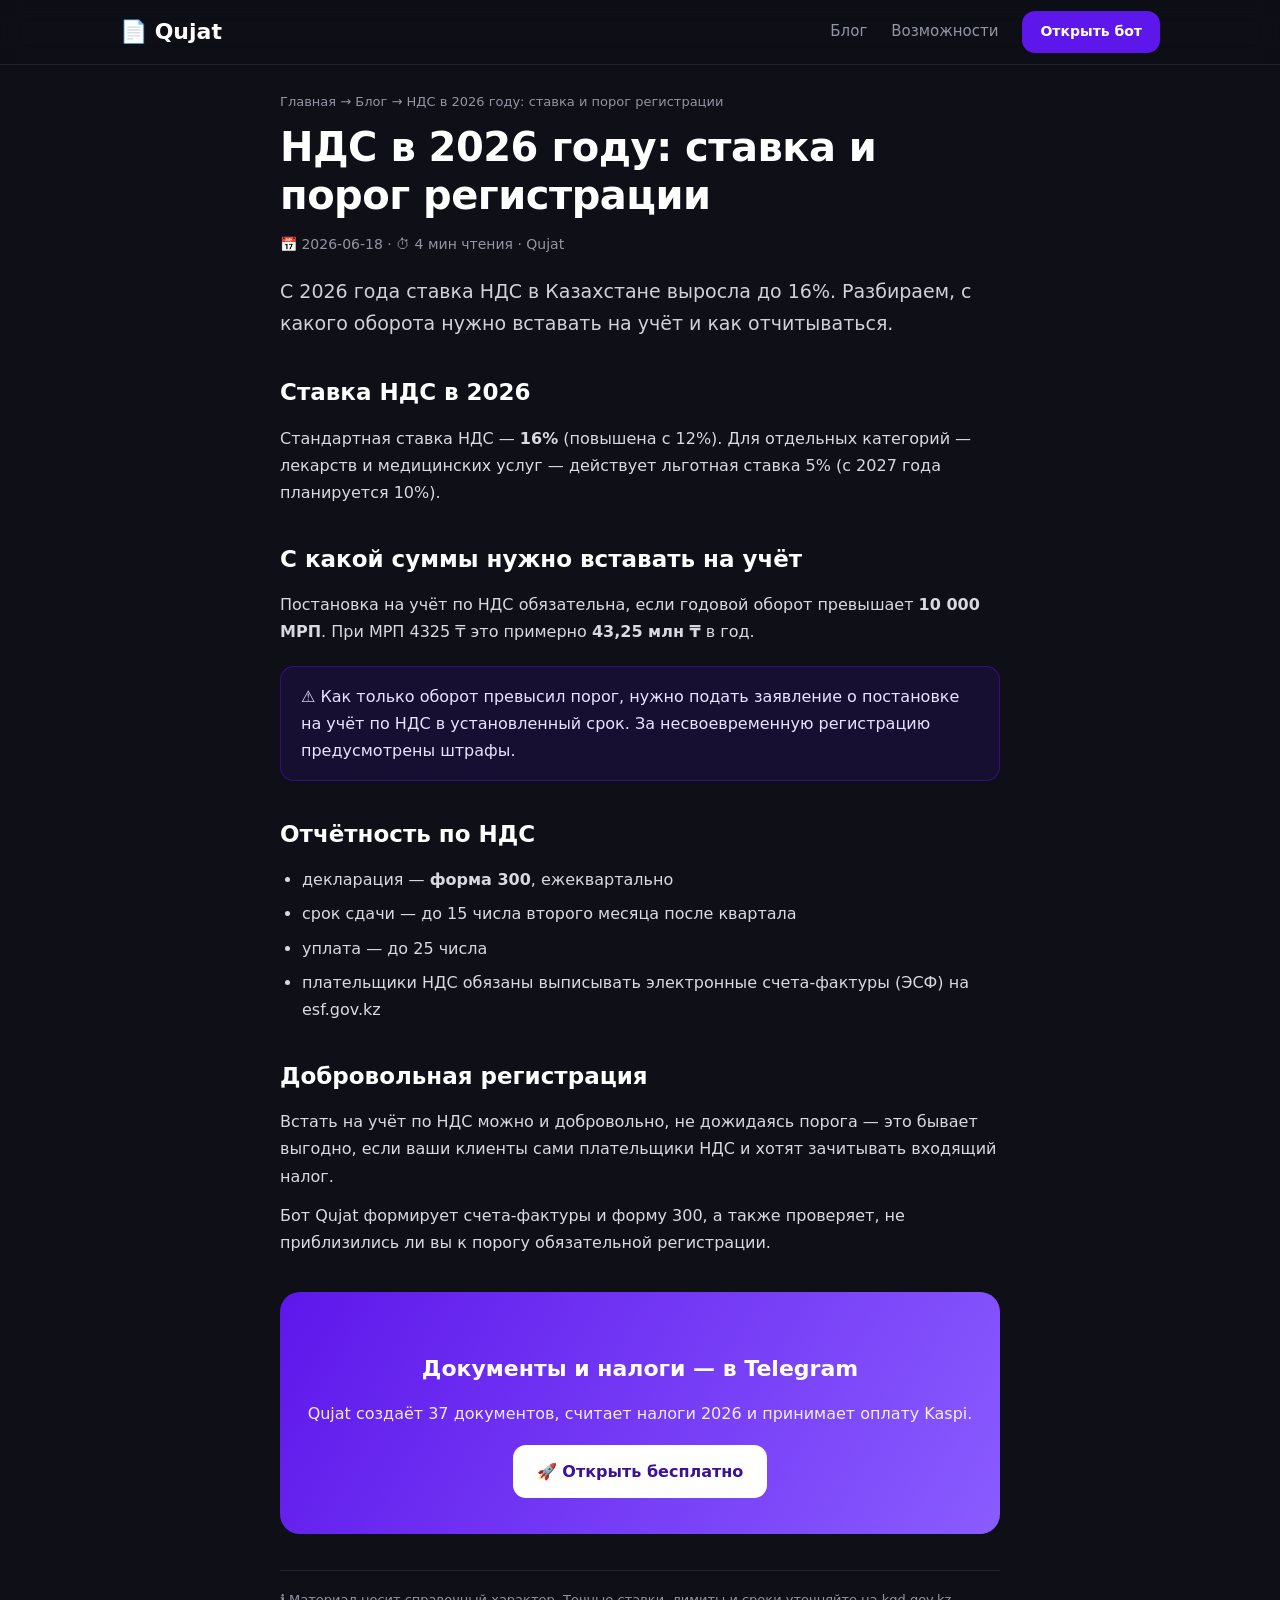
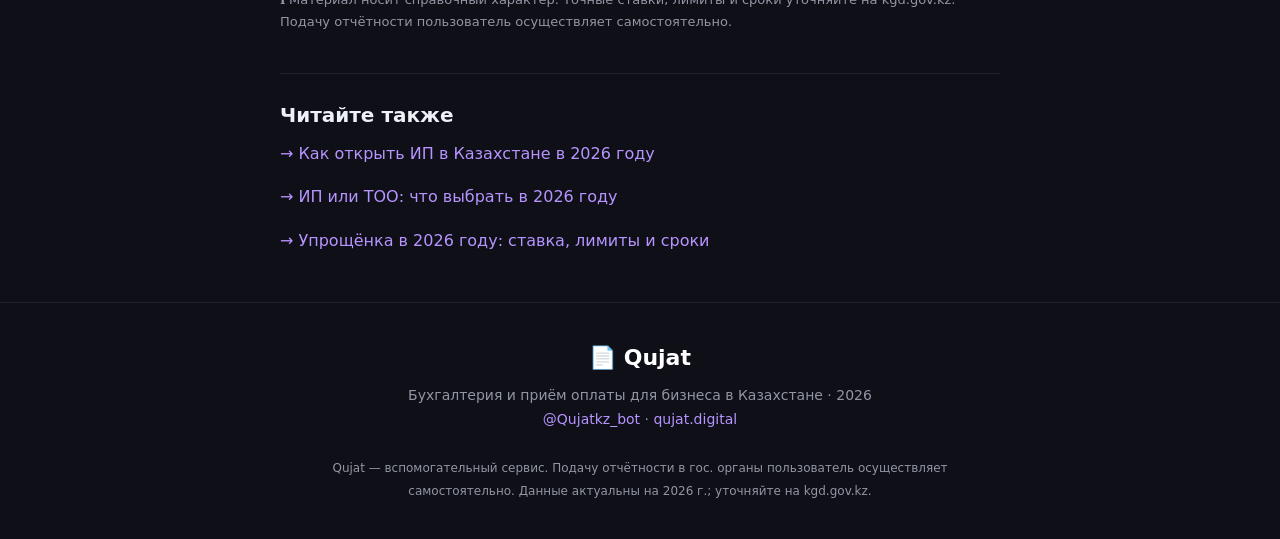
<file: blog/nds-uchet-2026-kazakhstan.html>
<!DOCTYPE html><html lang="ru"><head>
<meta charset="UTF-8"><meta name="viewport" content="width=device-width, initial-scale=1">
<title>НДС в Казахстане 2026: ставка 16% и с какой суммы вставать на учёт</title>
<meta name="description" content="НДС в Казахстане в 2026 году: ставка 16%, порог обязательной регистрации 10 000 МРП, форма 300 и сроки. Когда ИП и ТОО обязаны встать на учёт по НДС.">
<meta name="keywords" content="НДС 2026 Казахстан, ставка НДС 16%, учёт по НДС, порог НДС 2026, форма 300">
<meta name="author" content="Qujat"><meta name="robots" content="index, follow">
<link rel="canonical" href="https://qujat.digital/blog/nds-uchet-2026-kazakhstan.html">
<meta property="og:type" content="article"><meta property="og:url" content="https://qujat.digital/blog/nds-uchet-2026-kazakhstan.html">
<meta property="og:title" content="НДС в Казахстане 2026: ставка 16% и с какой суммы вставать на учёт"><meta property="og:description" content="НДС в Казахстане в 2026 году: ставка 16%, порог обязательной регистрации 10 000 МРП, форма 300 и сроки. Когда ИП и ТОО обязаны встать на учёт по НДС.">
<meta property="og:locale" content="ru_RU"><meta property="og:site_name" content="Qujat">
<meta name="twitter:card" content="summary_large_image">
<link rel="icon" href="data:image/svg+xml,<svg xmlns='http://www.w3.org/2000/svg' viewBox='0 0 100 100'><text y='.9em' font-size='90'>📄</text></svg>">
<script type="application/ld+json">{"@context": "https://schema.org", "@type": "Article", "headline": "НДС в 2026 году: ставка и порог регистрации", "description": "НДС в Казахстане в 2026 году: ставка 16%, порог обязательной регистрации 10 000 МРП, форма 300 и сроки. Когда ИП и ТОО обязаны встать на учёт по НДС.", "datePublished": "2026-06-18", "dateModified": "2026-06-18", "author": {"@type": "Organization", "name": "Qujat"}, "publisher": {"@type": "Organization", "name": "Qujat"}, "inLanguage": "ru", "mainEntityOfPage": "https://qujat.digital/blog/nds-uchet-2026-kazakhstan.html"}</script>
<script type="application/ld+json">{"@context": "https://schema.org", "@type": "BreadcrumbList", "itemListElement": [{"@type": "ListItem", "position": 1, "name": "Главная", "item": "https://qujat.digital/"}, {"@type": "ListItem", "position": 2, "name": "Блог", "item": "https://qujat.digital/blog/"}, {"@type": "ListItem", "position": 3, "name": "НДС в 2026 году: ставка и порог регистрации", "item": "https://qujat.digital/blog/nds-uchet-2026-kazakhstan.html"}]}</script>
<script type="application/ld+json">{"@context": "https://schema.org", "@type": "FAQPage", "mainEntity": [{"@type": "Question", "name": "Какая ставка НДС в Казахстане в 2026?", "acceptedAnswer": {"@type": "Answer", "text": "Стандартная ставка — 16%. Для лекарств и медуслуг действует льготная ставка 5%."}}, {"@type": "Question", "name": "С какого оборота нужно вставать на учёт по НДС?", "acceptedAnswer": {"@type": "Answer", "text": "При годовом обороте свыше 10 000 МРП — это примерно 43,25 млн ₸ при МРП 4325 ₸."}}, {"@type": "Question", "name": "Как часто сдаётся форма 300?", "acceptedAnswer": {"@type": "Answer", "text": "Ежеквартально — до 15 числа второго месяца после отчётного квартала."}}]}</script>
<style>
:root{--bg:#0e0f17;--card:#171926;--accent:#5e17eb;--accent2:#00b894;--text:#eef0f7;--muted:#9296a3;--line:rgba(255,255,255,.08)}
*{margin:0;padding:0;box-sizing:border-box}
html{scroll-behavior:smooth}
body{font-family:-apple-system,system-ui,"Segoe UI",Roboto,sans-serif;background:var(--bg);color:var(--text);line-height:1.7;-webkit-font-smoothing:antialiased}
a{color:#b794ff;text-decoration:none}a:hover{text-decoration:underline}
.wrap{max-width:760px;margin:0 auto;padding:0 20px}
header{position:sticky;top:0;background:rgba(14,15,23,.85);backdrop-filter:blur(12px);border-bottom:1px solid var(--line);z-index:50}
header .wrap{max-width:1080px;display:flex;align-items:center;justify-content:space-between;height:64px}
.logo{font-size:22px;font-weight:800;color:#fff;display:flex;gap:8px;align-items:center}
.nav{display:flex;gap:24px;align-items:center}.nav a{color:var(--muted);font-size:15px}.nav a:hover{color:#fff;text-decoration:none}
.btn{display:inline-flex;align-items:center;gap:8px;background:var(--accent);color:#fff!important;padding:13px 24px;border-radius:13px;font-weight:700;transition:.2s}
.btn:hover{transform:translateY(-2px);box-shadow:0 10px 30px rgba(94,23,235,.4);text-decoration:none}
.crumb{color:var(--muted);font-size:13px;margin:26px 0 10px}.crumb a{color:var(--muted)}
article h1{font-size:clamp(27px,5vw,40px);font-weight:850;line-height:1.2;letter-spacing:-.5px;color:#fff;margin-bottom:14px}
.meta{color:var(--muted);font-size:14px;margin-bottom:8px}
.lead{font-size:19px;color:#cfd2dc;margin:18px 0 8px}
article h2{font-size:23px;font-weight:800;color:#fff;margin:34px 0 12px}
article h3{font-size:18px;font-weight:700;color:#fff;margin:22px 0 8px}
article p{margin:12px 0;color:#d7dae3}
article ul,article ol{margin:12px 0 12px 22px;color:#d7dae3}article li{margin:7px 0}
.callout{background:rgba(94,23,235,.12);border:1px solid rgba(94,23,235,.4);border-radius:14px;padding:16px 20px;margin:20px 0;color:#e7e4ff}
.callout b{color:#fff}
table{width:100%;border-collapse:collapse;margin:18px 0;font-size:14.5px}
th,td{border:1px solid var(--line);padding:10px 12px;text-align:left}th{background:var(--card);color:#fff}
.cta{background:linear-gradient(120deg,#5e17eb,#8a5cff);border-radius:20px;text-align:center;padding:36px 22px;margin:36px 0}
.cta h3{color:#fff;font-size:22px;margin-bottom:8px}.cta p{color:rgba(255,255,255,.9);margin-bottom:18px}
.cta .btn{background:#fff;color:#3d1099!important}
.related{border-top:1px solid var(--line);margin-top:40px;padding-top:24px}
.related h2{font-size:20px}.related a{display:block;padding:8px 0}
.note{font-size:13px;color:var(--muted);border-top:1px solid var(--line);margin-top:30px;padding-top:18px}
footer{border-top:1px solid var(--line);padding:36px 0;color:var(--muted);font-size:14px;text-align:center;margin-top:40px}
footer a{color:#b794ff}
.cards{display:grid;grid-template-columns:1fr 1fr;gap:16px;margin:30px 0}
@media(max-width:640px){.cards{grid-template-columns:1fr}}
.bcard{background:var(--card);border:1px solid var(--line);border-radius:16px;padding:22px;transition:.2s}
.bcard:hover{border-color:rgba(94,23,235,.5);transform:translateY(-3px)}
.bcard h3{color:#fff;font-size:17px;margin-bottom:8px}.bcard p{color:var(--muted);font-size:14px}.bcard a{text-decoration:none}
</style></head><body>
<header><div class="wrap">
<a class="logo" href="/">📄 Qujat</a>
<nav class="nav"><a href="/blog/">Блог</a><a href="/#features">Возможности</a><a class="btn" style="padding:9px 18px;font-size:14px" href="https://t.me/Qujatkz_bot">Открыть бот</a></nav>
</div></header>
<div class="wrap"><div class="crumb"><a href="/">Главная</a> → <a href="/blog/">Блог</a> → НДС в 2026 году: ставка и порог регистрации</div><article><h1>НДС в 2026 году: ставка и порог регистрации</h1><div class="meta">📅 2026-06-18 · ⏱ 4 мин чтения · Qujat</div><p class="lead">С 2026 года ставка НДС в Казахстане выросла до 16%. Разбираем, с какого оборота нужно вставать на учёт и как отчитываться.</p><h2>Ставка НДС в 2026</h2>
<p>Стандартная ставка НДС — <b>16%</b> (повышена с 12%). Для отдельных категорий — лекарств и медицинских услуг — действует льготная ставка 5% (с 2027 года планируется 10%).</p>
<h2>С какой суммы нужно вставать на учёт</h2>
<p>Постановка на учёт по НДС обязательна, если годовой оборот превышает <b>10 000 МРП</b>. При МРП 4325 ₸ это примерно <b>43,25 млн ₸</b> в год.</p>
<div class="callout">⚠️ Как только оборот превысил порог, нужно подать заявление о постановке на учёт по НДС в установленный срок. За несвоевременную регистрацию предусмотрены штрафы.</div>
<h2>Отчётность по НДС</h2>
<ul><li>декларация — <b>форма 300</b>, ежеквартально</li><li>срок сдачи — до 15 числа второго месяца после квартала</li><li>уплата — до 25 числа</li><li>плательщики НДС обязаны выписывать электронные счета-фактуры (ЭСФ) на esf.gov.kz</li></ul>
<h2>Добровольная регистрация</h2>
<p>Встать на учёт по НДС можно и добровольно, не дожидаясь порога — это бывает выгодно, если ваши клиенты сами плательщики НДС и хотят зачитывать входящий налог.</p>
<p>Бот Qujat формирует счета-фактуры и форму 300, а также проверяет, не приблизились ли вы к порогу обязательной регистрации.</p><div class="cta"><h3>Документы и налоги — в Telegram</h3><p>Qujat создаёт 37 документов, считает налоги 2026 и принимает оплату Kaspi.</p><a class="btn" href="https://t.me/Qujatkz_bot">🚀 Открыть бесплатно</a></div><p class="note">ℹ️ Материал носит справочный характер. Точные ставки, лимиты и сроки уточняйте на kgd.gov.kz. Подачу отчётности пользователь осуществляет самостоятельно.</p></article><div class="related"><h2>Читайте также</h2><a href="/blog/kak-otkryt-ip-v-kazakhstane-2026.html">→ Как открыть ИП в Казахстане в 2026 году</a><a href="/blog/ip-ili-too-chto-vybrat-2026.html">→ ИП или ТОО: что выбрать в 2026 году</a><a href="/blog/uproshchenka-2026-stavki-limity-sroki.html">→ Упрощёнка в 2026 году: ставка, лимиты и сроки</a></div></div>
<footer><div class="wrap">
<a class="logo" style="justify-content:center;color:#fff;margin-bottom:8px" href="/">📄 Qujat</a>
Бухгалтерия и приём оплаты для бизнеса в Казахстане · 2026<br>
<a href="https://t.me/Qujatkz_bot">@Qujatkz_bot</a> · <a href="/">qujat.digital</a><br><br>
<span style="font-size:12px">Qujat — вспомогательный сервис. Подачу отчётности в гос. органы пользователь осуществляет самостоятельно. Данные актуальны на 2026 г.; уточняйте на kgd.gov.kz.</span>
</div></footer></body></html>
</file>
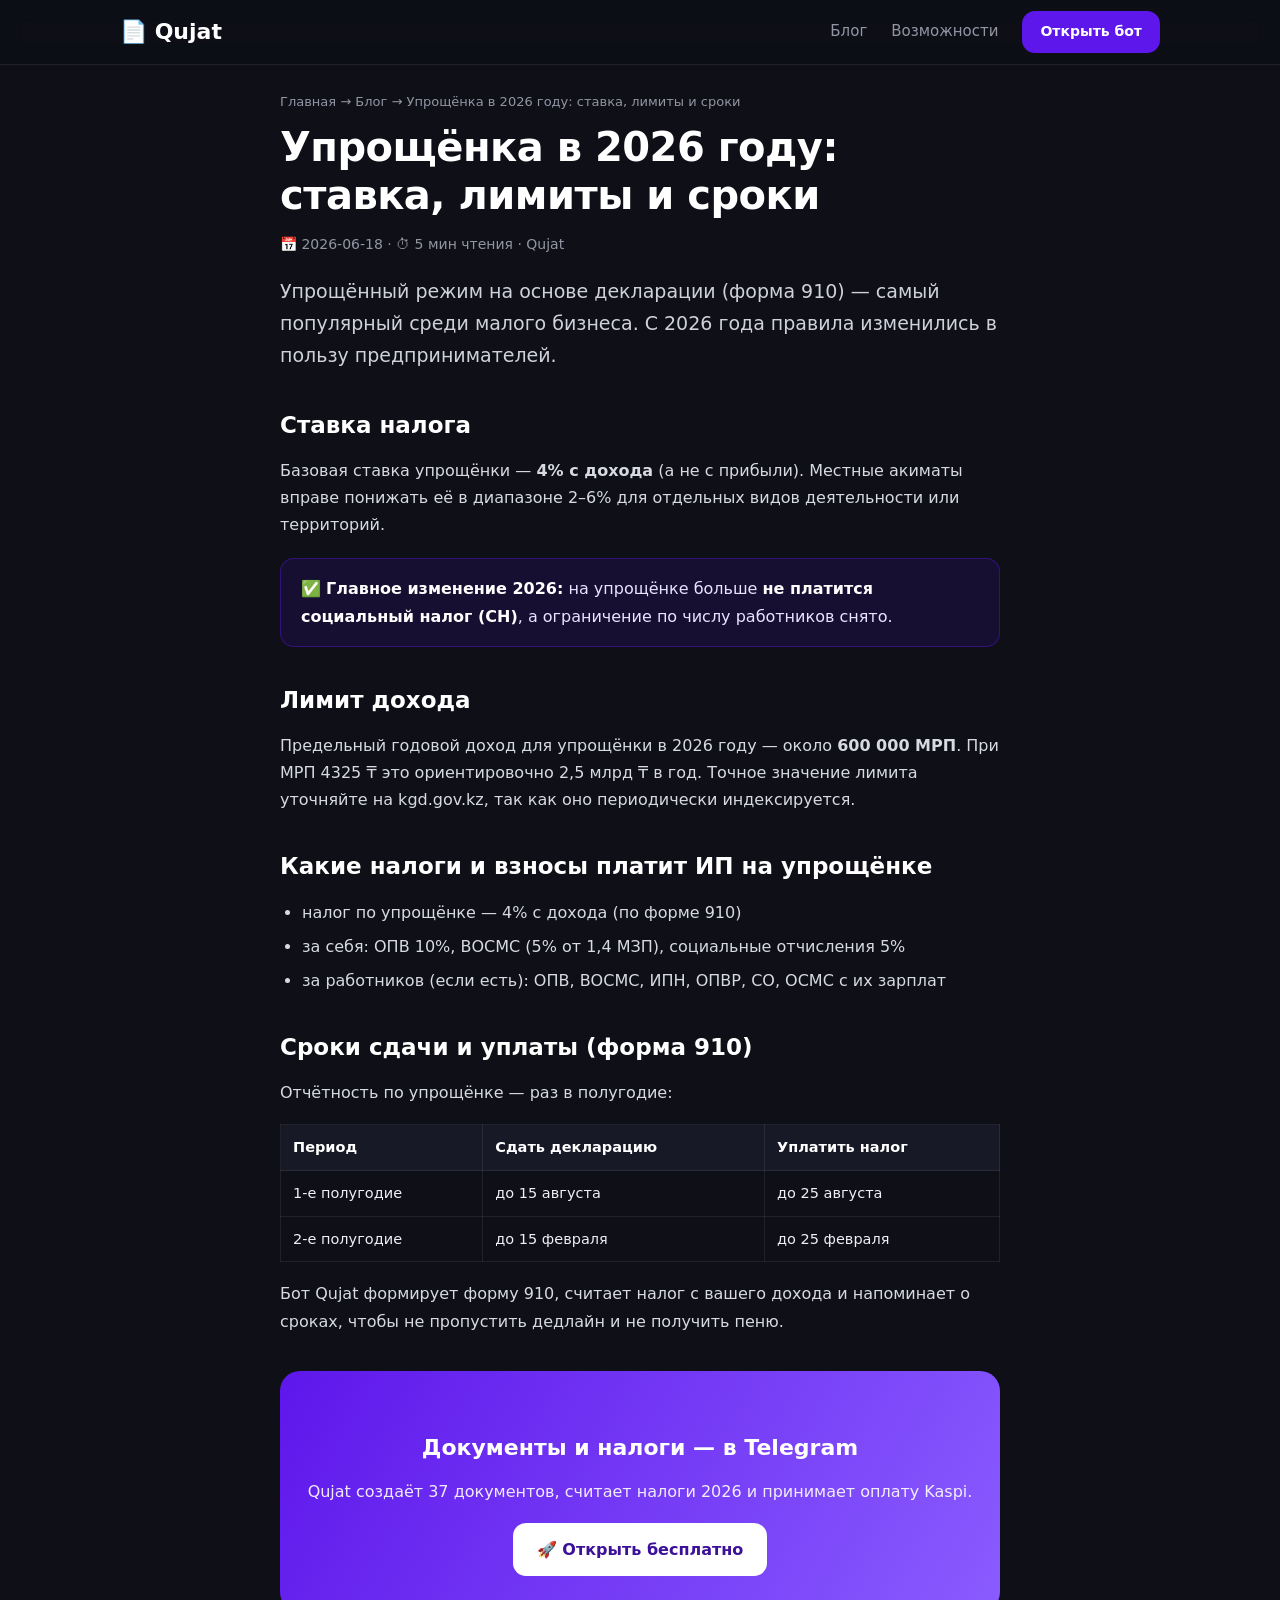
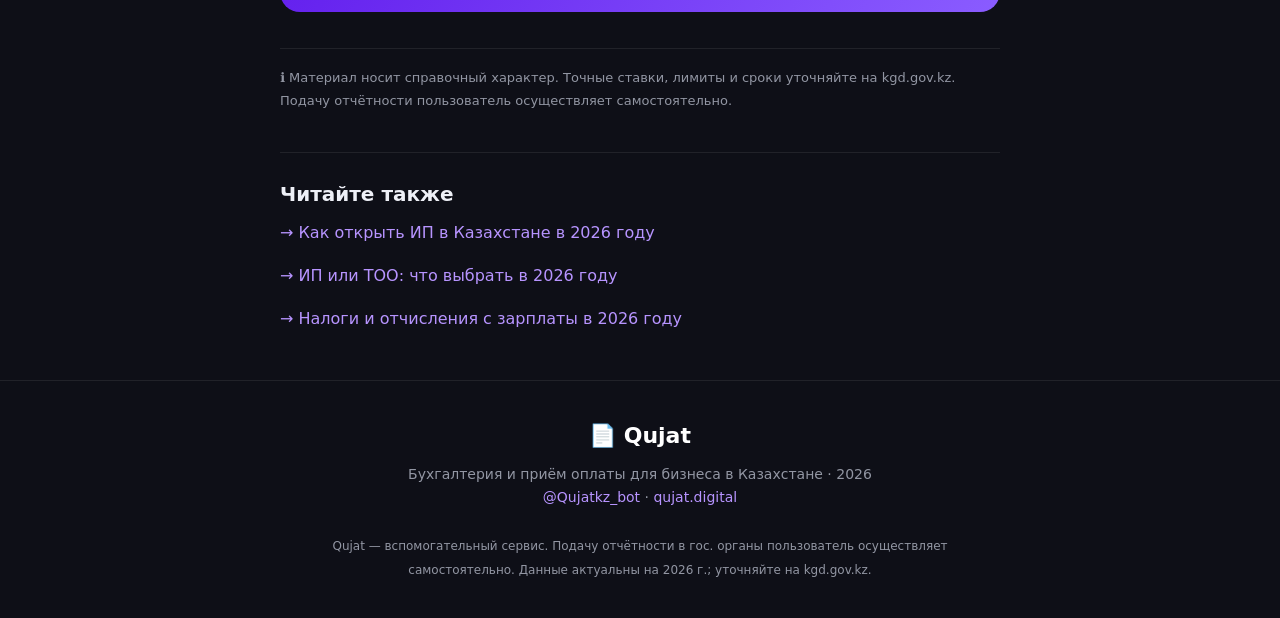
<file: blog/uproshchenka-2026-stavki-limity-sroki.html>
<!DOCTYPE html><html lang="ru"><head>
<meta charset="UTF-8"><meta name="viewport" content="width=device-width, initial-scale=1">
<title>Упрощёнка в 2026 году в Казахстане: ставка, лимиты и сроки (форма 910)</title>
<meta name="description" content="Упрощённый режим (форма 910) в 2026: ставка 4%, лимит дохода, отмена соцналога, сроки сдачи и уплаты. Полное руководство для ИП и ТОО на упрощёнке.">
<meta name="keywords" content="упрощёнка 2026, форма 910, упрощённый режим Казахстан, ставка упрощёнка, лимит упрощёнки 2026">
<meta name="author" content="Qujat"><meta name="robots" content="index, follow">
<link rel="canonical" href="https://qujat.digital/blog/uproshchenka-2026-stavki-limity-sroki.html">
<meta property="og:type" content="article"><meta property="og:url" content="https://qujat.digital/blog/uproshchenka-2026-stavki-limity-sroki.html">
<meta property="og:title" content="Упрощёнка в 2026 году в Казахстане: ставка, лимиты и сроки (форма 910)"><meta property="og:description" content="Упрощённый режим (форма 910) в 2026: ставка 4%, лимит дохода, отмена соцналога, сроки сдачи и уплаты. Полное руководство для ИП и ТОО на упрощёнке.">
<meta property="og:locale" content="ru_RU"><meta property="og:site_name" content="Qujat">
<meta name="twitter:card" content="summary_large_image">
<link rel="icon" href="data:image/svg+xml,<svg xmlns='http://www.w3.org/2000/svg' viewBox='0 0 100 100'><text y='.9em' font-size='90'>📄</text></svg>">
<script type="application/ld+json">{"@context": "https://schema.org", "@type": "Article", "headline": "Упрощёнка в 2026 году: ставка, лимиты и сроки", "description": "Упрощённый режим (форма 910) в 2026: ставка 4%, лимит дохода, отмена соцналога, сроки сдачи и уплаты. Полное руководство для ИП и ТОО на упрощёнке.", "datePublished": "2026-06-18", "dateModified": "2026-06-18", "author": {"@type": "Organization", "name": "Qujat"}, "publisher": {"@type": "Organization", "name": "Qujat"}, "inLanguage": "ru", "mainEntityOfPage": "https://qujat.digital/blog/uproshchenka-2026-stavki-limity-sroki.html"}</script>
<script type="application/ld+json">{"@context": "https://schema.org", "@type": "BreadcrumbList", "itemListElement": [{"@type": "ListItem", "position": 1, "name": "Главная", "item": "https://qujat.digital/"}, {"@type": "ListItem", "position": 2, "name": "Блог", "item": "https://qujat.digital/blog/"}, {"@type": "ListItem", "position": 3, "name": "Упрощёнка в 2026 году: ставка, лимиты и сроки", "item": "https://qujat.digital/blog/uproshchenka-2026-stavki-limity-sroki.html"}]}</script>
<script type="application/ld+json">{"@context": "https://schema.org", "@type": "FAQPage", "mainEntity": [{"@type": "Question", "name": "Какая ставка на упрощёнке в 2026?", "acceptedAnswer": {"@type": "Answer", "text": "4% с дохода. Местные акиматы могут устанавливать ставку в диапазоне 2–6%."}}, {"@type": "Question", "name": "Платится ли соцналог на упрощёнке?", "acceptedAnswer": {"@type": "Answer", "text": "Нет. С 2026 года социальный налог на упрощённом режиме отменён."}}, {"@type": "Question", "name": "Как часто сдавать форму 910?", "acceptedAnswer": {"@type": "Answer", "text": "Раз в полугодие: за 1-е полугодие до 15 августа, за 2-е — до 15 февраля."}}]}</script>
<style>
:root{--bg:#0e0f17;--card:#171926;--accent:#5e17eb;--accent2:#00b894;--text:#eef0f7;--muted:#9296a3;--line:rgba(255,255,255,.08)}
*{margin:0;padding:0;box-sizing:border-box}
html{scroll-behavior:smooth}
body{font-family:-apple-system,system-ui,"Segoe UI",Roboto,sans-serif;background:var(--bg);color:var(--text);line-height:1.7;-webkit-font-smoothing:antialiased}
a{color:#b794ff;text-decoration:none}a:hover{text-decoration:underline}
.wrap{max-width:760px;margin:0 auto;padding:0 20px}
header{position:sticky;top:0;background:rgba(14,15,23,.85);backdrop-filter:blur(12px);border-bottom:1px solid var(--line);z-index:50}
header .wrap{max-width:1080px;display:flex;align-items:center;justify-content:space-between;height:64px}
.logo{font-size:22px;font-weight:800;color:#fff;display:flex;gap:8px;align-items:center}
.nav{display:flex;gap:24px;align-items:center}.nav a{color:var(--muted);font-size:15px}.nav a:hover{color:#fff;text-decoration:none}
.btn{display:inline-flex;align-items:center;gap:8px;background:var(--accent);color:#fff!important;padding:13px 24px;border-radius:13px;font-weight:700;transition:.2s}
.btn:hover{transform:translateY(-2px);box-shadow:0 10px 30px rgba(94,23,235,.4);text-decoration:none}
.crumb{color:var(--muted);font-size:13px;margin:26px 0 10px}.crumb a{color:var(--muted)}
article h1{font-size:clamp(27px,5vw,40px);font-weight:850;line-height:1.2;letter-spacing:-.5px;color:#fff;margin-bottom:14px}
.meta{color:var(--muted);font-size:14px;margin-bottom:8px}
.lead{font-size:19px;color:#cfd2dc;margin:18px 0 8px}
article h2{font-size:23px;font-weight:800;color:#fff;margin:34px 0 12px}
article h3{font-size:18px;font-weight:700;color:#fff;margin:22px 0 8px}
article p{margin:12px 0;color:#d7dae3}
article ul,article ol{margin:12px 0 12px 22px;color:#d7dae3}article li{margin:7px 0}
.callout{background:rgba(94,23,235,.12);border:1px solid rgba(94,23,235,.4);border-radius:14px;padding:16px 20px;margin:20px 0;color:#e7e4ff}
.callout b{color:#fff}
table{width:100%;border-collapse:collapse;margin:18px 0;font-size:14.5px}
th,td{border:1px solid var(--line);padding:10px 12px;text-align:left}th{background:var(--card);color:#fff}
.cta{background:linear-gradient(120deg,#5e17eb,#8a5cff);border-radius:20px;text-align:center;padding:36px 22px;margin:36px 0}
.cta h3{color:#fff;font-size:22px;margin-bottom:8px}.cta p{color:rgba(255,255,255,.9);margin-bottom:18px}
.cta .btn{background:#fff;color:#3d1099!important}
.related{border-top:1px solid var(--line);margin-top:40px;padding-top:24px}
.related h2{font-size:20px}.related a{display:block;padding:8px 0}
.note{font-size:13px;color:var(--muted);border-top:1px solid var(--line);margin-top:30px;padding-top:18px}
footer{border-top:1px solid var(--line);padding:36px 0;color:var(--muted);font-size:14px;text-align:center;margin-top:40px}
footer a{color:#b794ff}
.cards{display:grid;grid-template-columns:1fr 1fr;gap:16px;margin:30px 0}
@media(max-width:640px){.cards{grid-template-columns:1fr}}
.bcard{background:var(--card);border:1px solid var(--line);border-radius:16px;padding:22px;transition:.2s}
.bcard:hover{border-color:rgba(94,23,235,.5);transform:translateY(-3px)}
.bcard h3{color:#fff;font-size:17px;margin-bottom:8px}.bcard p{color:var(--muted);font-size:14px}.bcard a{text-decoration:none}
</style></head><body>
<header><div class="wrap">
<a class="logo" href="/">📄 Qujat</a>
<nav class="nav"><a href="/blog/">Блог</a><a href="/#features">Возможности</a><a class="btn" style="padding:9px 18px;font-size:14px" href="https://t.me/Qujatkz_bot">Открыть бот</a></nav>
</div></header>
<div class="wrap"><div class="crumb"><a href="/">Главная</a> → <a href="/blog/">Блог</a> → Упрощёнка в 2026 году: ставка, лимиты и сроки</div><article><h1>Упрощёнка в 2026 году: ставка, лимиты и сроки</h1><div class="meta">📅 2026-06-18 · ⏱ 5 мин чтения · Qujat</div><p class="lead">Упрощённый режим на основе декларации (форма 910) — самый популярный среди малого бизнеса. С 2026 года правила изменились в пользу предпринимателей.</p><h2>Ставка налога</h2>
<p>Базовая ставка упрощёнки — <b>4% с дохода</b> (а не с прибыли). Местные акиматы вправе понижать её в диапазоне 2–6% для отдельных видов деятельности или территорий.</p>
<div class="callout">✅ <b>Главное изменение 2026:</b> на упрощёнке больше <b>не платится социальный налог (СН)</b>, а ограничение по числу работников снято.</div>
<h2>Лимит дохода</h2>
<p>Предельный годовой доход для упрощёнки в 2026 году — около <b>600 000 МРП</b>. При МРП 4325 ₸ это ориентировочно 2,5 млрд ₸ в год. Точное значение лимита уточняйте на kgd.gov.kz, так как оно периодически индексируется.</p>
<h2>Какие налоги и взносы платит ИП на упрощёнке</h2>
<ul><li>налог по упрощёнке — 4% с дохода (по форме 910)</li><li>за себя: ОПВ 10%, ВОСМС (5% от 1,4 МЗП), социальные отчисления 5%</li><li>за работников (если есть): ОПВ, ВОСМС, ИПН, ОПВР, СО, ОСМС с их зарплат</li></ul>
<h2>Сроки сдачи и уплаты (форма 910)</h2>
<p>Отчётность по упрощёнке — раз в полугодие:</p>
<table><tr><th>Период</th><th>Сдать декларацию</th><th>Уплатить налог</th></tr><tr><td>1-е полугодие</td><td>до 15 августа</td><td>до 25 августа</td></tr><tr><td>2-е полугодие</td><td>до 15 февраля</td><td>до 25 февраля</td></tr></table>
<p>Бот Qujat формирует форму 910, считает налог с вашего дохода и напоминает о сроках, чтобы не пропустить дедлайн и не получить пеню.</p><div class="cta"><h3>Документы и налоги — в Telegram</h3><p>Qujat создаёт 37 документов, считает налоги 2026 и принимает оплату Kaspi.</p><a class="btn" href="https://t.me/Qujatkz_bot">🚀 Открыть бесплатно</a></div><p class="note">ℹ️ Материал носит справочный характер. Точные ставки, лимиты и сроки уточняйте на kgd.gov.kz. Подачу отчётности пользователь осуществляет самостоятельно.</p></article><div class="related"><h2>Читайте также</h2><a href="/blog/kak-otkryt-ip-v-kazakhstane-2026.html">→ Как открыть ИП в Казахстане в 2026 году</a><a href="/blog/ip-ili-too-chto-vybrat-2026.html">→ ИП или ТОО: что выбрать в 2026 году</a><a href="/blog/nalogi-s-zarplaty-2026.html">→ Налоги и отчисления с зарплаты в 2026 году</a></div></div>
<footer><div class="wrap">
<a class="logo" style="justify-content:center;color:#fff;margin-bottom:8px" href="/">📄 Qujat</a>
Бухгалтерия и приём оплаты для бизнеса в Казахстане · 2026<br>
<a href="https://t.me/Qujatkz_bot">@Qujatkz_bot</a> · <a href="/">qujat.digital</a><br><br>
<span style="font-size:12px">Qujat — вспомогательный сервис. Подачу отчётности в гос. органы пользователь осуществляет самостоятельно. Данные актуальны на 2026 г.; уточняйте на kgd.gov.kz.</span>
</div></footer></body></html>
</file>
